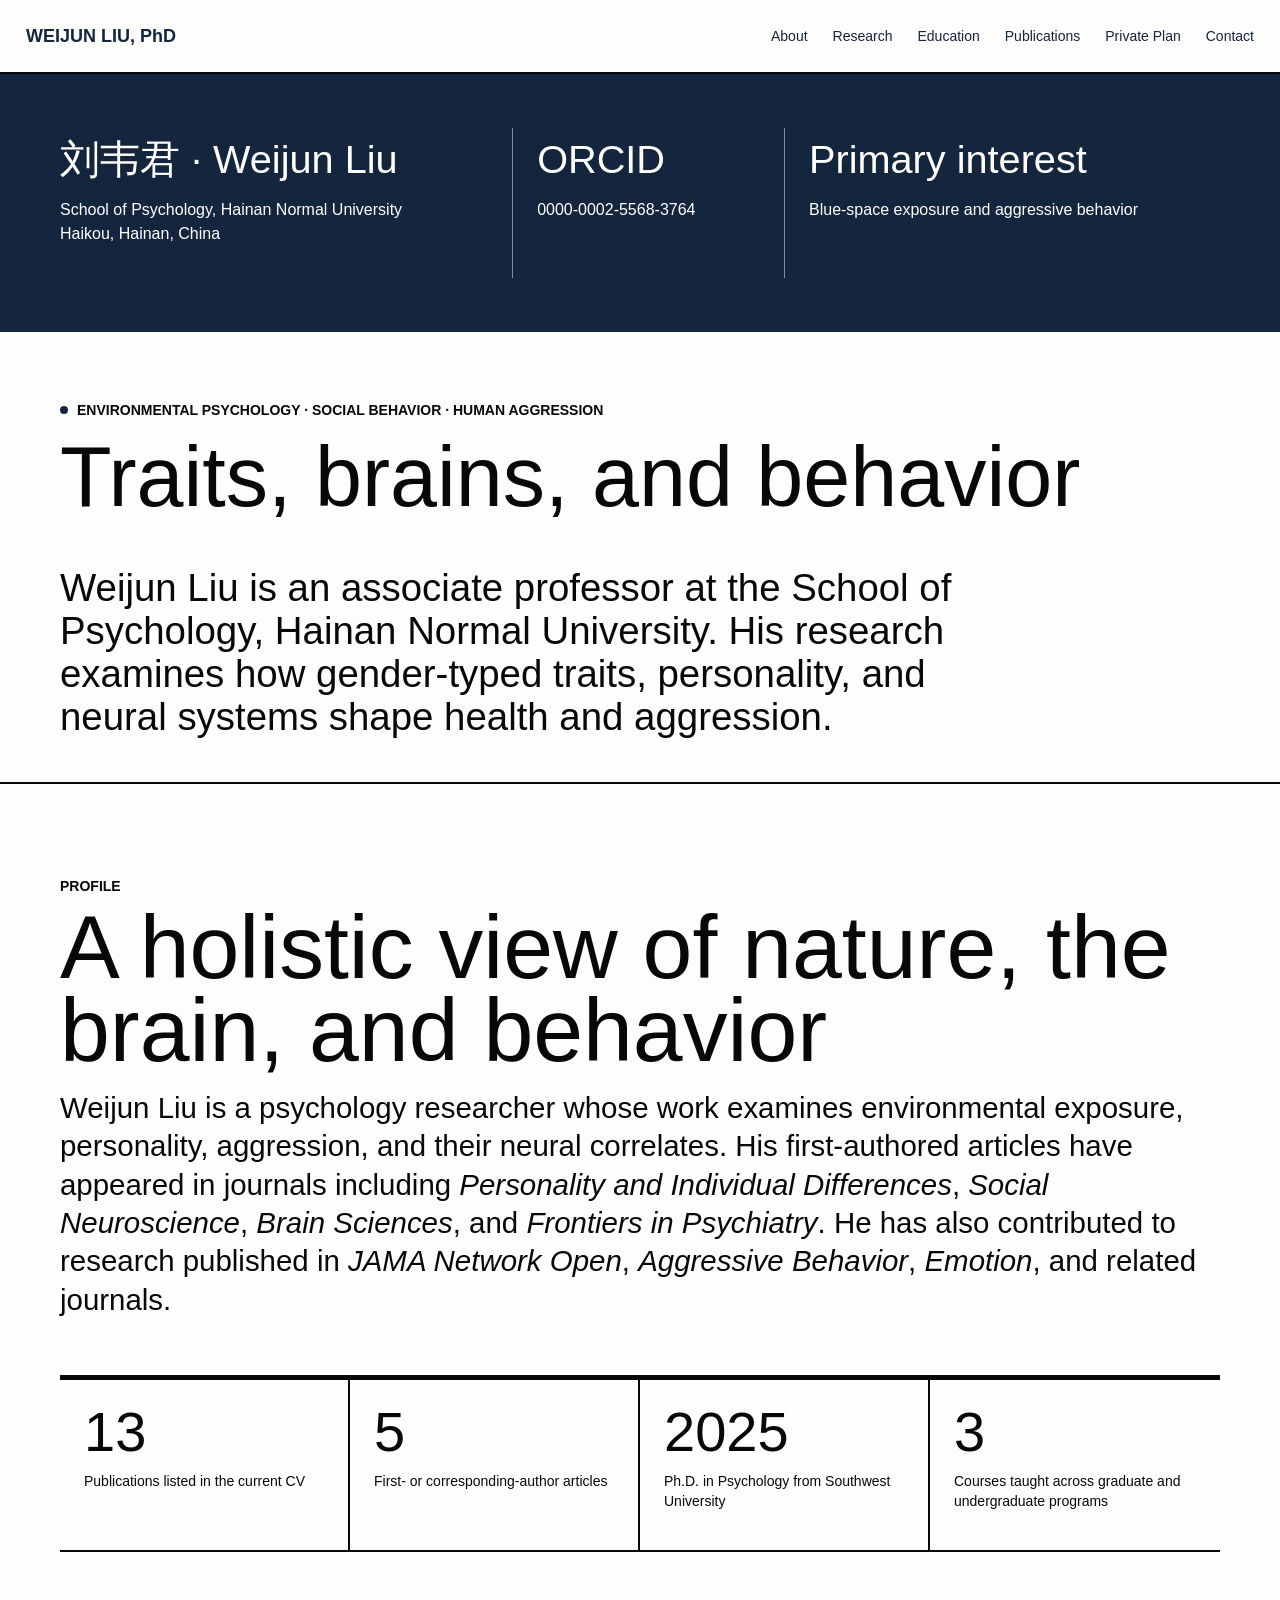
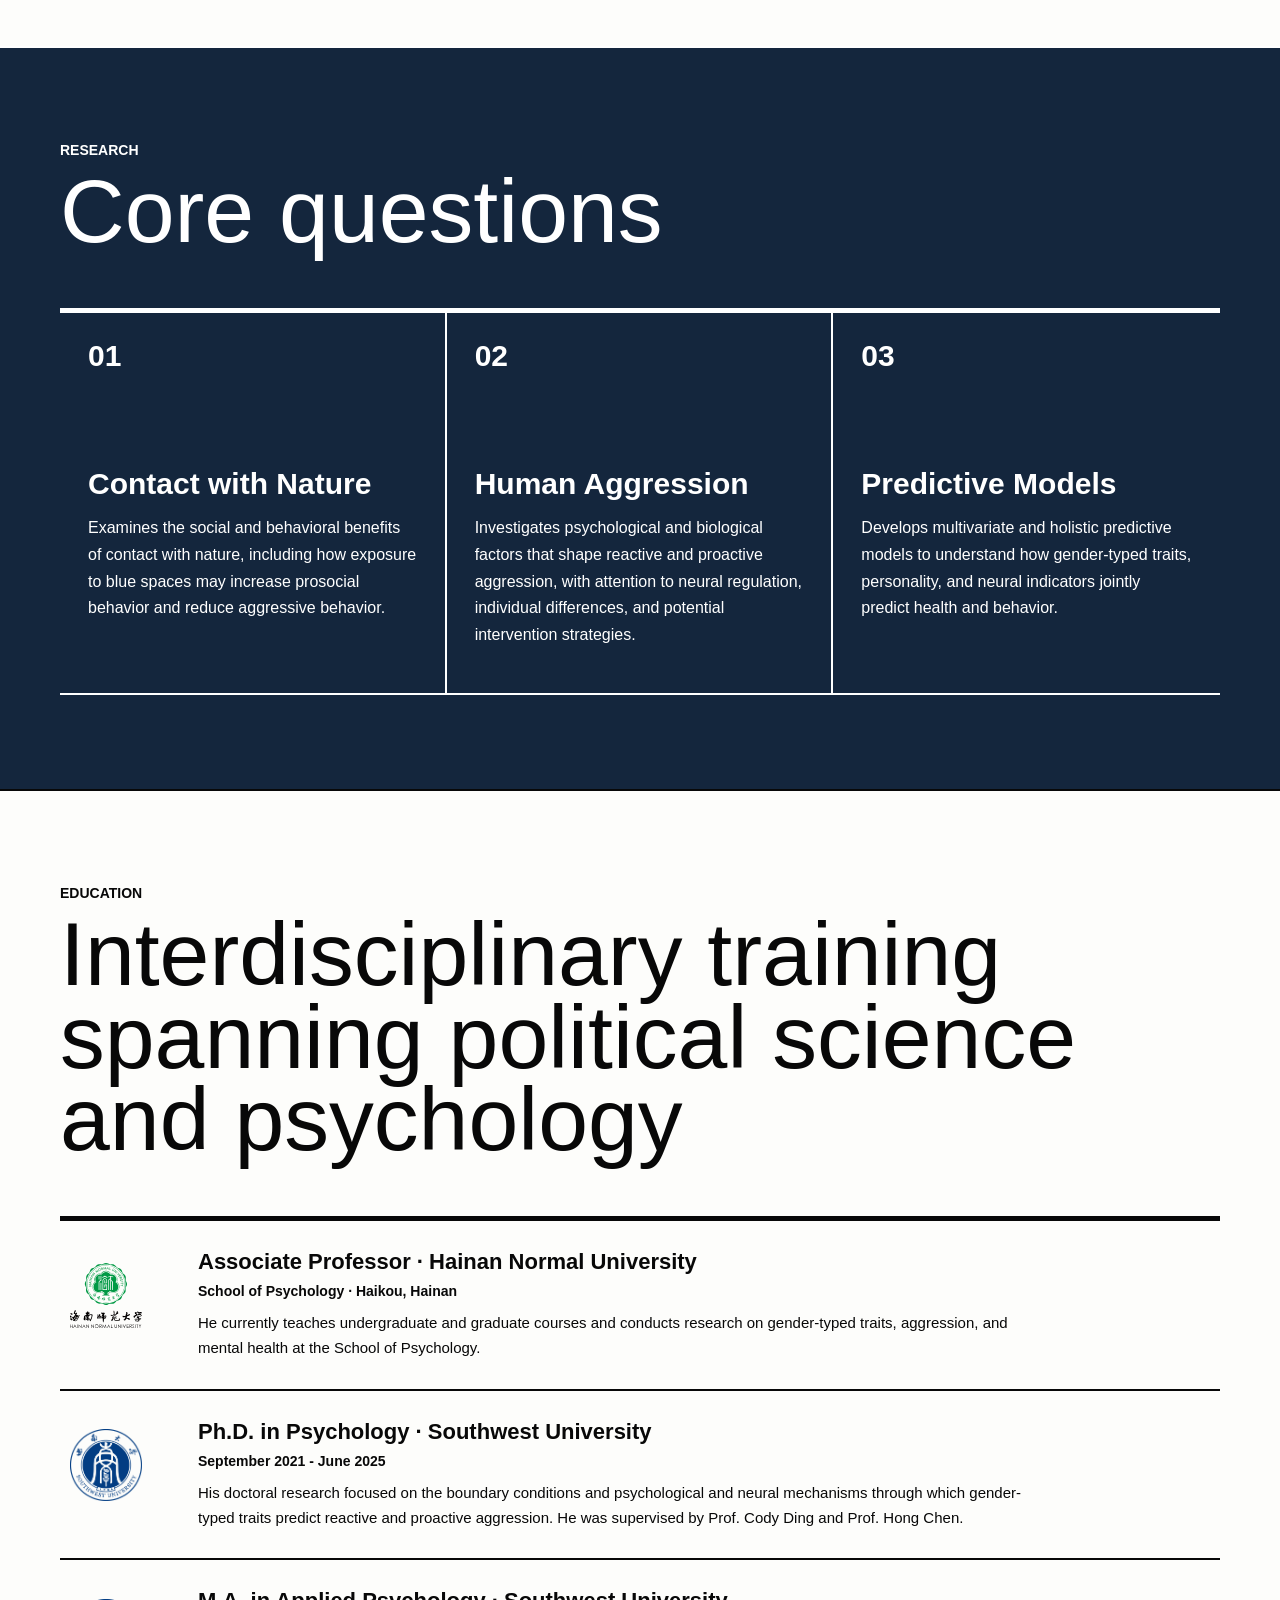
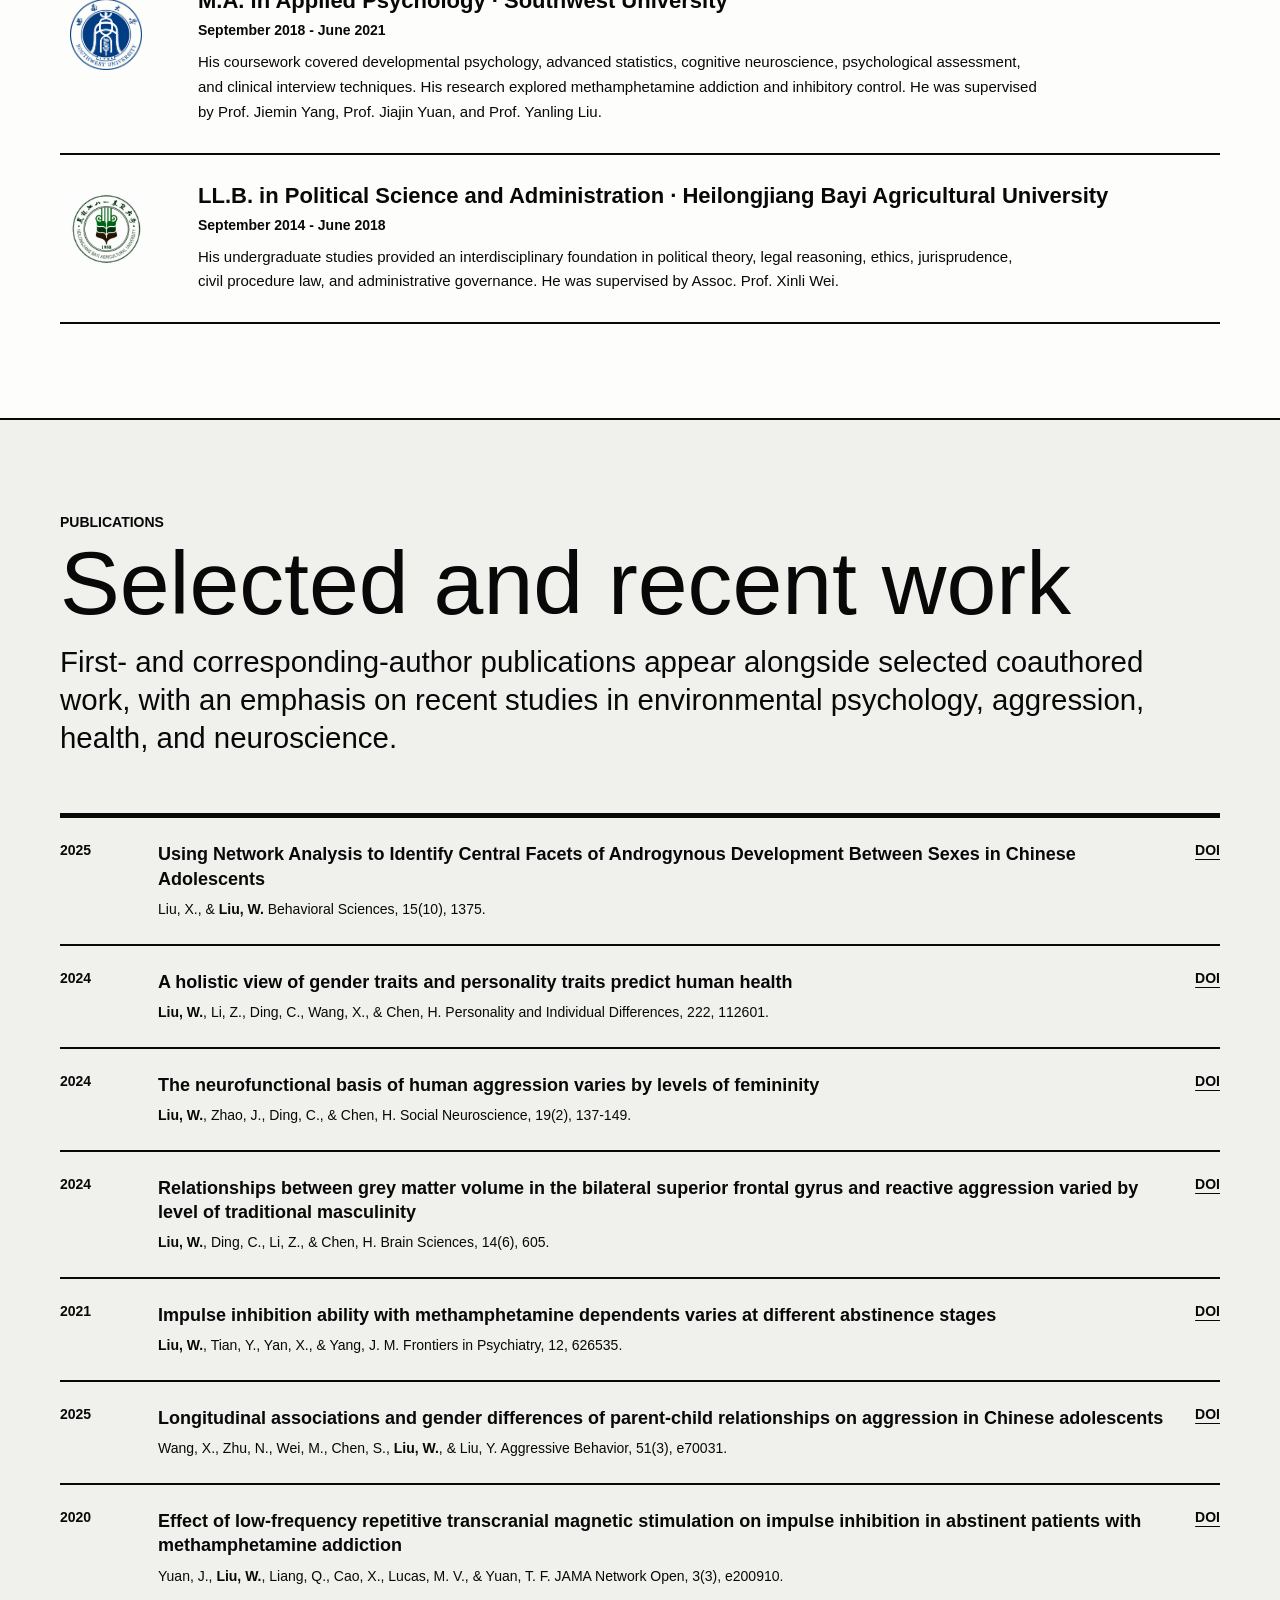
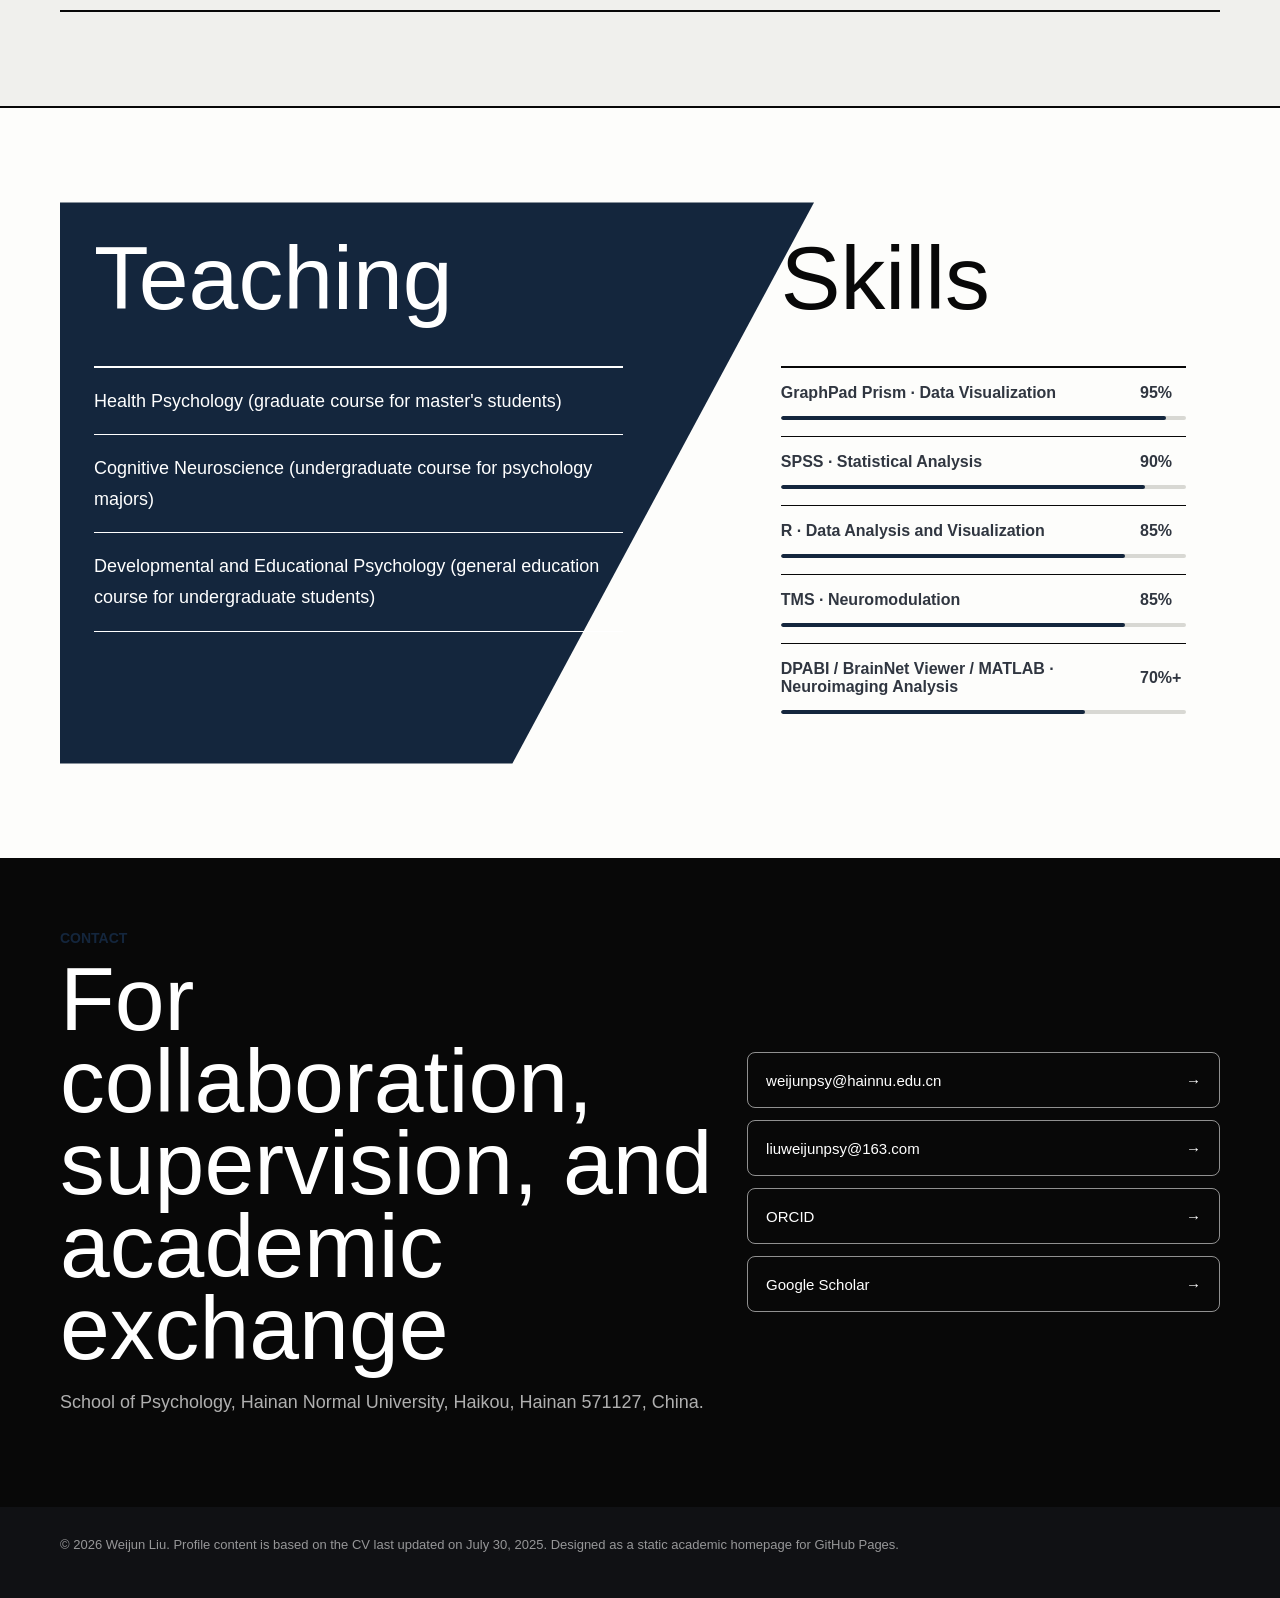
<file: index.html>
<!doctype html>
<html lang="en">
<head>
  <meta charset="utf-8">
  <meta name="viewport" content="width=device-width, initial-scale=1">
  <title>Weijun Liu | Psychology</title>
  <meta name="description" content="Weijun Liu, Ph.D., is an associate professor at the School of Psychology, Hainan Normal University. His research focuses on gender-typed traits, human aggression, and computational psychology.">
  <style>
    :root {
      color-scheme: light;
      --ink: #111114;
      --muted: #656b75;
      --quiet: #8b929d;
      --paper: #ffffff;
      --mist: #f5f7fa;
      --line: rgba(18, 24, 33, .11);
      --blue: #0068d6;
      --navy: #0b3d76;
      --green: #23745b;
      --plum: #8d4d73;
      --gold: #a06f1f;
      --shadow: 0 24px 70px rgba(18, 24, 33, .12);
      --radius: 8px;
    }

    * { box-sizing: border-box; }

    html {
      scroll-behavior: smooth;
      background: #fff;
    }

    body {
      margin: 0;
      font-family: -apple-system, BlinkMacSystemFont, "SF Pro Display", "SF Pro Text", "Helvetica Neue", Arial, "PingFang SC", "Microsoft YaHei", sans-serif;
      color: var(--ink);
      letter-spacing: 0;
      background:
        radial-gradient(circle at 80% 4%, rgba(0, 104, 214, .08), transparent 28%),
        linear-gradient(180deg, #fff 0%, #f7f8fb 42%, #fff 100%);
    }

    a { color: inherit; text-decoration: none; }

    .nav {
      position: sticky;
      top: 0;
      z-index: 20;
      min-height: 54px;
      padding: 0 26px;
      display: flex;
      align-items: center;
      justify-content: space-between;
      border-bottom: 1px solid rgba(255, 255, 255, .72);
      background: rgba(255, 255, 255, .78);
      backdrop-filter: saturate(180%) blur(18px);
    }

    .brand {
      display: flex;
      align-items: center;
      gap: 10px;
      font-size: 14px;
      font-weight: 700;
      color: #222630;
    }

    .brand-mark {
      width: 30px;
      height: 30px;
      display: grid;
      place-items: center;
      border-radius: 50%;
      color: #fff;
      background: linear-gradient(145deg, var(--navy), var(--blue));
      box-shadow: 0 8px 20px rgba(0, 104, 214, .18);
      font-size: 12px;
    }

    .nav-links {
      display: flex;
      gap: 22px;
      color: #343944;
      font-size: 13px;
      font-weight: 520;
    }

    .nav-links a:hover { color: var(--blue); }

    .wrap {
      width: min(1160px, calc(100% - 44px));
      margin: 0 auto;
    }

    .hero {
      position: relative;
      min-height: calc(100svh - 54px);
      display: grid;
      align-items: center;
      overflow: hidden;
      border-bottom: 1px solid var(--line);
    }

    #mindscape {
      position: absolute;
      inset: 0;
      width: 100%;
      height: 100%;
    }

    .hero::after {
      content: "";
      position: absolute;
      inset: 0;
      background:
        linear-gradient(90deg, rgba(255,255,255,.97) 0%, rgba(255,255,255,.9) 48%, rgba(255,255,255,.5) 100%),
        linear-gradient(180deg, rgba(255,255,255,.05) 72%, rgba(247,248,251,1) 100%);
      pointer-events: none;
    }

    .hero-grid {
      position: relative;
      z-index: 2;
      display: grid;
      grid-template-columns: minmax(0, 1.08fr) minmax(280px, .55fr);
      gap: 56px;
      align-items: center;
      padding: 74px 0 88px;
    }

    .eyebrow {
      display: inline-flex;
      align-items: center;
      gap: 9px;
      margin-bottom: 22px;
      color: #4d535f;
      font-size: 15px;
      font-weight: 620;
    }

    .dot {
      width: 8px;
      height: 8px;
      border-radius: 50%;
      background: var(--green);
      box-shadow: 0 0 0 6px rgba(35, 116, 91, .12);
    }

    h1 {
      max-width: 830px;
      margin: 0;
      font-size: clamp(54px, 7.8vw, 112px);
      line-height: .94;
      font-weight: 760;
      letter-spacing: 0;
    }

    .hero-copy {
      max-width: 760px;
      margin: 28px 0 0;
      color: #4f5661;
      font-size: clamp(19px, 2.15vw, 29px);
      line-height: 1.38;
      font-weight: 430;
    }

    .hero-actions {
      display: flex;
      flex-wrap: wrap;
      gap: 12px;
      margin-top: 36px;
    }

    .button {
      display: inline-flex;
      align-items: center;
      justify-content: center;
      min-height: 43px;
      padding: 0 18px;
      border-radius: 999px;
      border: 1px solid transparent;
      font-size: 15px;
      font-weight: 650;
    }

    .primary {
      color: #fff;
      background: var(--blue);
      box-shadow: 0 12px 28px rgba(0, 104, 214, .22);
    }

    .secondary {
      color: #242a33;
      border-color: var(--line);
      background: rgba(255, 255, 255, .78);
    }

    .identity {
      border: 1px solid rgba(255,255,255,.82);
      border-radius: var(--radius);
      background: rgba(255,255,255,.76);
      box-shadow: var(--shadow);
      overflow: hidden;
    }

    .identity-top {
      min-height: 260px;
      display: grid;
      place-items: center;
      background:
        linear-gradient(145deg, rgba(255,255,255,.78), rgba(240,246,255,.86)),
        radial-gradient(circle at center, rgba(0, 104, 214, .12), transparent 62%);
    }

    .identity-top img {
      width: min(168px, 48vw);
      height: auto;
      filter: drop-shadow(0 18px 28px rgba(11, 61, 118, .16));
    }

    .identity-body {
      padding: 24px;
      border-top: 1px solid var(--line);
    }

    .identity-body strong {
      display: block;
      font-size: 22px;
      letter-spacing: 0;
    }

    .identity-body span {
      display: block;
      margin-top: 8px;
      color: var(--muted);
      font-size: 15px;
      line-height: 1.5;
    }

    .meta-list {
      display: grid;
      gap: 10px;
      margin-top: 20px;
      color: #373d47;
      font-size: 14px;
      line-height: 1.4;
    }

    section { padding: 56px 0; }

    .section-head {
      max-width: 820px;
      margin-bottom: 26px;
    }

    .kicker {
      margin-bottom: 12px;
      color: var(--blue);
      font-size: 13px;
      font-weight: 760;
      letter-spacing: 0;
      text-transform: uppercase;
    }

    h2 {
      margin: 0;
      font-size: clamp(34px, 4.2vw, 62px);
      line-height: 1.04;
      font-weight: 750;
      letter-spacing: 0;
    }

    .lead {
      margin: 18px 0 0;
      color: var(--muted);
      font-size: 19px;
      line-height: 1.67;
    }

    .stats {
      display: grid;
      grid-template-columns: repeat(4, minmax(0, 1fr));
      gap: 14px;
      margin-top: 38px;
    }

    .stat {
      min-height: 142px;
      padding: 24px;
      border: 1px solid var(--line);
      border-radius: var(--radius);
      background: rgba(255,255,255,.76);
      box-shadow: 0 14px 34px rgba(18, 24, 33, .06);
    }

    .stat strong {
      display: block;
      font-size: 42px;
      line-height: 1;
      letter-spacing: 0;
    }

    .stat span {
      display: block;
      margin-top: 11px;
      color: var(--muted);
      font-size: 14px;
      line-height: 1.45;
    }

    .research-grid {
      display: grid;
      grid-template-columns: repeat(3, minmax(0, 1fr));
      gap: 16px;
    }

    .topic {
      min-height: 330px;
      padding: 28px;
      border: 1px solid var(--line);
      border-radius: var(--radius);
      background: #fff;
      box-shadow: 0 16px 42px rgba(18, 24, 33, .07);
    }

    .topic:nth-child(2) { background: linear-gradient(180deg, #fff, #f8fbfa); }
    .topic:nth-child(3) { background: linear-gradient(180deg, #fff, #fbf8fb); }

    .topic .num {
      color: var(--quiet);
      font-size: 13px;
      font-weight: 760;
    }

    .topic h3 {
      margin: 58px 0 14px;
      font-size: 25px;
      line-height: 1.12;
      letter-spacing: 0;
    }

    .topic p {
      margin: 0;
      color: var(--muted);
      font-size: 16px;
      line-height: 1.68;
    }

    .timeline {
      display: grid;
      gap: 14px;
    }

    .timeline-item {
      display: grid;
      grid-template-columns: 104px 1fr;
      gap: 22px;
      padding: 24px;
      border: 1px solid var(--line);
      border-radius: var(--radius);
      background: rgba(255,255,255,.86);
    }

    .school-logo {
      width: 72px;
      height: 72px;
      display: grid;
      place-items: center;
      border: 1px solid var(--line);
      border-radius: 50%;
      overflow: hidden;
      background: #fff;
    }

    .school-logo img {
      width: 78%;
      height: 78%;
      object-fit: contain;
    }

    .school-logo.text {
      color: #fff;
      background: linear-gradient(145deg, var(--green), #0d5d49);
      font-size: 20px;
      font-weight: 760;
    }

    .timeline-item h3 {
      margin: 0;
      font-size: 22px;
      letter-spacing: 0;
    }

    .timeline-item .period {
      margin-top: 8px;
      color: var(--blue);
      font-size: 14px;
      font-weight: 700;
    }

    .timeline-item p {
      margin: 12px 0 0;
      color: var(--muted);
      font-size: 15px;
      line-height: 1.65;
    }

    .pub-list {
      display: grid;
      gap: 12px;
    }

    .paper {
      display: grid;
      grid-template-columns: 70px minmax(0, 1fr) auto;
      gap: 22px;
      align-items: start;
      padding: 20px 22px;
      border: 1px solid var(--line);
      border-radius: var(--radius);
      background: rgba(255,255,255,.84);
    }

    .year {
      color: var(--quiet);
      font-size: 14px;
      font-weight: 760;
    }

    .paper h3 {
      margin: 0 0 8px;
      font-size: 18px;
      line-height: 1.35;
      letter-spacing: 0;
    }

    .paper p {
      margin: 0;
      color: var(--muted);
      font-size: 14px;
      line-height: 1.48;
    }

    .tag {
      white-space: nowrap;
      color: var(--blue);
      font-size: 14px;
      font-weight: 700;
    }

    .split {
      display: grid;
      grid-template-columns: 1fr 1fr;
      gap: 18px;
      align-items: start;
    }

    .panel {
      padding: 30px;
      border: 1px solid var(--line);
      border-radius: var(--radius);
      background: #fff;
      box-shadow: 0 18px 45px rgba(18, 24, 33, .08);
    }

    .panel h3 {
      margin: 0 0 16px;
      font-size: 24px;
      letter-spacing: 0;
    }

    .panel p,
    .panel li {
      color: var(--muted);
      font-size: 15px;
      line-height: 1.7;
    }

    .panel ul {
      margin: 0;
      padding-left: 18px;
    }

    .skill {
      display: grid;
      grid-template-columns: minmax(0, 1fr) 46px;
      gap: 14px;
      align-items: center;
      margin-top: 15px;
    }

    .skill:first-child { margin-top: 0; }

    .skill span {
      color: #303640;
      font-size: 14px;
      font-weight: 640;
    }

    .bar {
      grid-column: 1 / -1;
      height: 7px;
      border-radius: 999px;
      background: #edf0f4;
      overflow: hidden;
    }

    .fill {
      height: 100%;
      border-radius: inherit;
      background: linear-gradient(90deg, var(--blue), var(--green));
    }

    .contact-band {
      padding: 72px 0;
      color: #fff;
      background:
        linear-gradient(135deg, #101114, #18202b 52%, #0b3d76 130%);
    }

    .contact {
      display: grid;
      grid-template-columns: 1.16fr .84fr;
      gap: 34px;
      align-items: center;
    }

    .contact h2 { color: #fff; max-width: 720px; }

    .contact p {
      color: rgba(255,255,255,.68);
      font-size: 18px;
      line-height: 1.65;
    }

    .contact-links {
      display: grid;
      gap: 12px;
    }

    .contact-links a {
      display: flex;
      align-items: center;
      justify-content: space-between;
      min-height: 56px;
      padding: 0 18px;
      border: 1px solid rgba(255,255,255,.16);
      border-radius: var(--radius);
      background: rgba(255,255,255,.06);
      color: #fff;
      font-size: 15px;
    }

    footer {
      padding: 28px 0 42px;
      color: rgba(255,255,255,.56);
      background: #101114;
      font-size: 13px;
      line-height: 1.6;
    }

    @media (max-width: 920px) {
      .nav-links { display: none; }
      .hero-grid,
      .stats,
      .research-grid,
      .split,
      .contact {
        grid-template-columns: 1fr;
      }
      .identity { max-width: 420px; }
      .paper,
      .timeline-item {
        grid-template-columns: 1fr;
      }
      .tag { white-space: normal; }
      section { padding: 72px 0; }
    }

    @media (max-width: 560px) {
      .wrap { width: min(100% - 32px, 1160px); }
      .nav { padding: 0 16px; }
      .hero { min-height: auto; }
      .hero-grid { padding: 62px 0 72px; gap: 34px; }
      .hero::after {
        background: linear-gradient(180deg, rgba(255,255,255,.95) 0%, rgba(255,255,255,.86) 62%, rgba(247,248,251,1) 100%);
      }
      .stat { min-height: 124px; }
      .topic { min-height: auto; }
      .topic h3 { margin-top: 42px; }
      .paper { padding: 18px; }
    }

    @media (prefers-reduced-motion: reduce) {
      html { scroll-behavior: auto; }
    }
  </style>
  <link rel="stylesheet" href="editorial.css">
</head>
<body>
  <nav class="nav" aria-label="Primary navigation">
    <a class="brand" href="#top" aria-label="Back to top">
      <span class="brand-mark">WL</span>
      <span>WEIJUN LIU, PhD</span>
    </a>
    <div class="nav-links">
      <a href="#about">About</a>
      <a href="#research">Research</a>
      <a href="#education">Education</a>
      <a href="#publications">Publications</a>
      <a href="private-academic-plan.html">Private Plan</a>
      <a href="#contact">Contact</a>
    </div>
  </nav>

  <main id="top">
    <header class="hero">
      <canvas id="mindscape" aria-hidden="true"></canvas>
      <div class="wrap hero-grid">
        <div>
          <div class="hero-facts" aria-label="Profile summary">
            <div class="identity-summary"><strong>刘韦君 · Weijun Liu</strong><span>School of Psychology, Hainan Normal University<br>Haikou, Hainan, China</span></div>
            <div><strong>ORCID</strong><span>0000-0002-5568-3764</span></div>
            <div><strong>Primary interest</strong><span>Blue-space exposure and aggressive behavior</span></div>
          </div>
          <div class="eyebrow"><span class="dot"></span>Environmental Psychology · Social Behavior · Human Aggression</div>
          <h1>Traits, brains, and behavior</h1>
          <p class="hero-copy">Weijun Liu is an associate professor at the School of Psychology, Hainan Normal University. His research examines how gender-typed traits, personality, and neural systems shape health and aggression.</p>
        </div>
      </div>
    </header>

    <section id="about">
      <div class="wrap">
        <div class="section-head">
          <div class="kicker">Profile</div>
          <h2>A holistic view of nature, the brain, and behavior</h2>
          <p class="lead">Weijun Liu is a psychology researcher whose work examines environmental exposure, personality, aggression, and their neural correlates. His first-authored articles have appeared in journals including <em>Personality and Individual Differences</em>, <em>Social Neuroscience</em>, <em>Brain Sciences</em>, and <em>Frontiers in Psychiatry</em>. He has also contributed to research published in <em>JAMA Network Open</em>, <em>Aggressive Behavior</em>, <em>Emotion</em>, and related journals.</p>
        </div>
        <div class="stats" aria-label="Academic highlights">
          <div class="stat">
            <strong>13</strong>
            <span>Publications listed in the current CV</span>
          </div>
          <div class="stat">
            <strong>5</strong>
            <span>First- or corresponding-author articles</span>
          </div>
          <div class="stat">
            <strong>2025</strong>
            <span>Ph.D. in Psychology from Southwest University</span>
          </div>
          <div class="stat">
            <strong>3</strong>
            <span>Courses taught across graduate and undergraduate programs</span>
          </div>
        </div>
      </div>
    </section>

    <section id="research">
      <div class="wrap">
        <div class="section-head">
          <div class="kicker">Research</div>
          <h2>Core questions</h2>
        </div>
        <div class="research-grid">
          <article class="topic">
            <div class="num">01</div>
            <h3>Contact with Nature</h3>
            <p>Examines the social and behavioral benefits of contact with nature, including how exposure to blue spaces may increase prosocial behavior and reduce aggressive behavior.</p>
          </article>
          <article class="topic">
            <div class="num">02</div>
            <h3>Human Aggression</h3>
            <p>Investigates psychological and biological factors that shape reactive and proactive aggression, with attention to neural regulation, individual differences, and potential intervention strategies.</p>
          </article>
          <article class="topic">
            <div class="num">03</div>
            <h3>Predictive Models</h3>
            <p>Develops multivariate and holistic predictive models to understand how gender-typed traits, personality, and neural indicators jointly predict health and behavior.</p>
          </article>
        </div>
      </div>
    </section>

    <section id="education">
      <div class="wrap">
        <div class="section-head">
          <div class="kicker">Education</div>
          <h2>Interdisciplinary training spanning political science and psychology</h2>
        </div>
        <div class="timeline">
          <article class="timeline-item">
            <div class="school-logo"><img src="hnsf.svg" alt="Hainan Normal University"></div>
            <div>
              <h3>Associate Professor · Hainan Normal University</h3>
              <div class="period">School of Psychology · Haikou, Hainan</div>
              <p>He currently teaches undergraduate and graduate courses and conducts research on gender-typed traits, aggression, and mental health at the School of Psychology.</p>
            </div>
          </article>
          <article class="timeline-item">
            <div class="school-logo"><img src="southwest-university.png" alt="Southwest University"></div>
            <div>
              <h3>Ph.D. in Psychology · Southwest University</h3>
              <div class="period">September 2021 - June 2025</div>
              <p>His doctoral research focused on the boundary conditions and psychological and neural mechanisms through which gender-typed traits predict reactive and proactive aggression. He was supervised by Prof. Cody Ding and Prof. Hong Chen.</p>
            </div>
          </article>
          <article class="timeline-item">
            <div class="school-logo"><img src="southwest-university.png" alt="Southwest University"></div>
            <div>
              <h3>M.A. in Applied Psychology · Southwest University</h3>
              <div class="period">September 2018 - June 2021</div>
              <p>His coursework covered developmental psychology, advanced statistics, cognitive neuroscience, psychological assessment, and clinical interview techniques. His research explored methamphetamine addiction and inhibitory control. He was supervised by Prof. Jiemin Yang, Prof. Jiajin Yuan, and Prof. Yanling Liu.</p>
            </div>
          </article>
          <article class="timeline-item">
            <div class="school-logo"><img src="hbu-logo.png" alt="Heilongjiang Bayi Agricultural University"></div>
            <div>
              <h3>LL.B. in Political Science and Administration · Heilongjiang Bayi Agricultural University</h3>
              <div class="period">September 2014 - June 2018</div>
              <p>His undergraduate studies provided an interdisciplinary foundation in political theory, legal reasoning, ethics, jurisprudence, civil procedure law, and administrative governance. He was supervised by Assoc. Prof. Xinli Wei.</p>
            </div>
          </article>
        </div>
      </div>
    </section>

    <section id="publications">
      <div class="wrap">
        <div class="section-head">
          <div class="kicker">Publications</div>
          <h2>Selected and recent work</h2>
          <p class="lead">First- and corresponding-author publications appear alongside selected coauthored work, with an emphasis on recent studies in environmental psychology, aggression, health, and neuroscience.</p>
        </div>
        <div class="pub-list">
          <article class="paper">
            <div class="year">2025</div>
            <div>
              <h3>Using Network Analysis to Identify Central Facets of Androgynous Development Between Sexes in Chinese Adolescents</h3>
              <p>Liu, X., & <strong>Liu, W.</strong> Behavioral Sciences, 15(10), 1375.</p>
            </div>
            <a class="tag" href="https://doi.org/10.3390/bs15101375" target="_blank" rel="noreferrer">DOI</a>
          </article>
          <article class="paper">
            <div class="year">2024</div>
            <div>
              <h3>A holistic view of gender traits and personality traits predict human health</h3>
              <p><strong>Liu, W.</strong>, Li, Z., Ding, C., Wang, X., & Chen, H. Personality and Individual Differences, 222, 112601.</p>
            </div>
            <a class="tag" href="https://doi.org/10.1016/j.paid.2024.112601" target="_blank" rel="noreferrer">DOI</a>
          </article>
          <article class="paper">
            <div class="year">2024</div>
            <div>
              <h3>The neurofunctional basis of human aggression varies by levels of femininity</h3>
              <p><strong>Liu, W.</strong>, Zhao, J., Ding, C., & Chen, H. Social Neuroscience, 19(2), 137-149.</p>
            </div>
            <a class="tag" href="https://doi.org/10.1080/17470919.2024.2382768" target="_blank" rel="noreferrer">DOI</a>
          </article>
          <article class="paper">
            <div class="year">2024</div>
            <div>
              <h3>Relationships between grey matter volume in the bilateral superior frontal gyrus and reactive aggression varied by level of traditional masculinity</h3>
              <p><strong>Liu, W.</strong>, Ding, C., Li, Z., & Chen, H. Brain Sciences, 14(6), 605.</p>
            </div>
            <a class="tag" href="https://doi.org/10.3390/brainsci14060605" target="_blank" rel="noreferrer">DOI</a>
          </article>
          <article class="paper">
            <div class="year">2021</div>
            <div>
              <h3>Impulse inhibition ability with methamphetamine dependents varies at different abstinence stages</h3>
              <p><strong>Liu, W.</strong>, Tian, Y., Yan, X., & Yang, J. M. Frontiers in Psychiatry, 12, 626535.</p>
            </div>
            <a class="tag" href="https://doi.org/10.3389/fpsyt.2021.626535" target="_blank" rel="noreferrer">DOI</a>
          </article>
          <article class="paper">
            <div class="year">2025</div>
            <div>
              <h3>Longitudinal associations and gender differences of parent-child relationships on aggression in Chinese adolescents</h3>
              <p>Wang, X., Zhu, N., Wei, M., Chen, S., <strong>Liu, W.</strong>, & Liu, Y. Aggressive Behavior, 51(3), e70031.</p>
            </div>
            <a class="tag" href="https://doi.org/10.1002/ab.70031" target="_blank" rel="noreferrer">DOI</a>
          </article>
          <article class="paper">
            <div class="year">2020</div>
            <div>
              <h3>Effect of low-frequency repetitive transcranial magnetic stimulation on impulse inhibition in abstinent patients with methamphetamine addiction</h3>
              <p>Yuan, J., <strong>Liu, W.</strong>, Liang, Q., Cao, X., Lucas, M. V., & Yuan, T. F. JAMA Network Open, 3(3), e200910.</p>
            </div>
            <a class="tag" href="https://doi.org/10.1001/jamanetworkopen.2020.0910" target="_blank" rel="noreferrer">DOI</a>
          </article>
        </div>
      </div>
    </section>

    <section class="teaching-skills">
      <div class="wrap split">
        <div class="panel">
          <h3>Teaching</h3>
          <ul>
            <li>Health Psychology (graduate course for master's students)</li>
            <li>Cognitive Neuroscience (undergraduate course for psychology majors)</li>
            <li>Developmental and Educational Psychology (general education course for undergraduate students)</li>
          </ul>
        </div>
        <div class="panel">
          <h3>Skills</h3>
          <div class="skill"><span>GraphPad Prism · Data Visualization</span><span>95%</span><div class="bar"><div class="fill" style="width:95%"></div></div></div>
          <div class="skill"><span>SPSS · Statistical Analysis</span><span>90%</span><div class="bar"><div class="fill" style="width:90%"></div></div></div>
          <div class="skill"><span>R · Data Analysis and Visualization</span><span>85%</span><div class="bar"><div class="fill" style="width:85%"></div></div></div>
          <div class="skill"><span>TMS · Neuromodulation</span><span>85%</span><div class="bar"><div class="fill" style="width:85%"></div></div></div>
          <div class="skill"><span>DPABI / BrainNet Viewer / MATLAB · Neuroimaging Analysis</span><span>70%+</span><div class="bar"><div class="fill" style="width:75%"></div></div></div>
        </div>
      </div>
    </section>

    <section id="contact" class="contact-band">
      <div class="wrap contact">
        <div>
          <div class="kicker">Contact</div>
          <h2>For collaboration, supervision, and academic exchange</h2>
          <p>School of Psychology, Hainan Normal University, Haikou, Hainan 571127, China.</p>
        </div>
        <div class="contact-links">
          <a href="mailto:weijunpsy@hainnu.edu.cn"><span>weijunpsy@hainnu.edu.cn</span><span>→</span></a>
          <a href="mailto:liuweijunpsy@163.com"><span>liuweijunpsy@163.com</span><span>→</span></a>
          <a href="https://orcid.org/0000-0002-5568-3764" target="_blank" rel="noreferrer"><span>ORCID</span><span>→</span></a>
          <a href="https://scholar.google.com/citations?user=8KsF8CsAAAAJ" target="_blank" rel="noreferrer"><span>Google Scholar</span><span>→</span></a>
        </div>
      </div>
    </section>
  </main>

  <footer>
    <div class="wrap">© 2026 Weijun Liu. Profile content is based on the CV last updated on July 30, 2025. Designed as a static academic homepage for GitHub Pages.</div>
  </footer>

  <script>
    const canvas = document.getElementById("mindscape");
    const ctx = canvas.getContext("2d");
    const prefersReduced = window.matchMedia("(prefers-reduced-motion: reduce)").matches;
    let width = 0;
    let height = 0;
    let nodes = [];
    let frame = 0;

    function resize() {
      const dpr = Math.min(window.devicePixelRatio || 1, 2);
      width = canvas.clientWidth;
      height = canvas.clientHeight;
      canvas.width = Math.floor(width * dpr);
      canvas.height = Math.floor(height * dpr);
      ctx.setTransform(dpr, 0, 0, dpr, 0, 0);
      createNodes();
      draw();
    }

    function createNodes() {
      const count = Math.max(48, Math.floor((width * height) / 21000));
      nodes = Array.from({ length: count }, (_, index) => ({
        x: width * (.35 + Math.random() * .72),
        y: height * (.06 + Math.random() * .88),
        vx: (Math.random() - .5) * .16,
        vy: (Math.random() - .5) * .16,
        r: 1.2 + Math.random() * 2.9,
        color: index % 3 === 0 ? "#0068d6" : index % 3 === 1 ? "#23745b" : "#8d4d73"
      }));
    }

    function draw() {
      ctx.clearRect(0, 0, width, height);
      const background = ctx.createLinearGradient(width * .32, 0, width, height);
      background.addColorStop(0, "rgba(255,255,255,.9)");
      background.addColorStop(.38, "rgba(238,246,255,.74)");
      background.addColorStop(.72, "rgba(245,250,247,.7)");
      background.addColorStop(1, "rgba(250,245,249,.76)");
      ctx.fillStyle = background;
      ctx.fillRect(0, 0, width, height);

      for (let i = 0; i < nodes.length; i += 1) {
        const a = nodes[i];
        if (!prefersReduced) {
          a.x += a.vx + Math.sin((frame + i) * .008) * .04;
          a.y += a.vy + Math.cos((frame + i) * .007) * .04;
          if (a.x < width * .3 || a.x > width * 1.05) a.vx *= -1;
          if (a.y < height * .02 || a.y > height * .98) a.vy *= -1;
        }

        for (let j = i + 1; j < nodes.length; j += 1) {
          const b = nodes[j];
          const dx = a.x - b.x;
          const dy = a.y - b.y;
          const distance = Math.sqrt(dx * dx + dy * dy);
          const max = Math.min(188, width * .155);
          if (distance < max) {
            ctx.strokeStyle = `rgba(23, 34, 52, ${(.11 * (1 - distance / max)).toFixed(3)})`;
            ctx.lineWidth = 1;
            ctx.beginPath();
            ctx.moveTo(a.x, a.y);
            ctx.lineTo(b.x, b.y);
            ctx.stroke();
          }
        }
      }

      nodes.forEach((node) => {
        ctx.beginPath();
        ctx.fillStyle = node.color;
        ctx.globalAlpha = .58;
        ctx.arc(node.x, node.y, node.r, 0, Math.PI * 2);
        ctx.fill();
        ctx.globalAlpha = 1;
      });

      frame += 1;
      if (!prefersReduced) requestAnimationFrame(draw);
    }

    if (getComputedStyle(canvas).display !== "none") {
      resize();
      window.addEventListener("resize", resize);
    }

  </script>
</body>
</html>
</file>
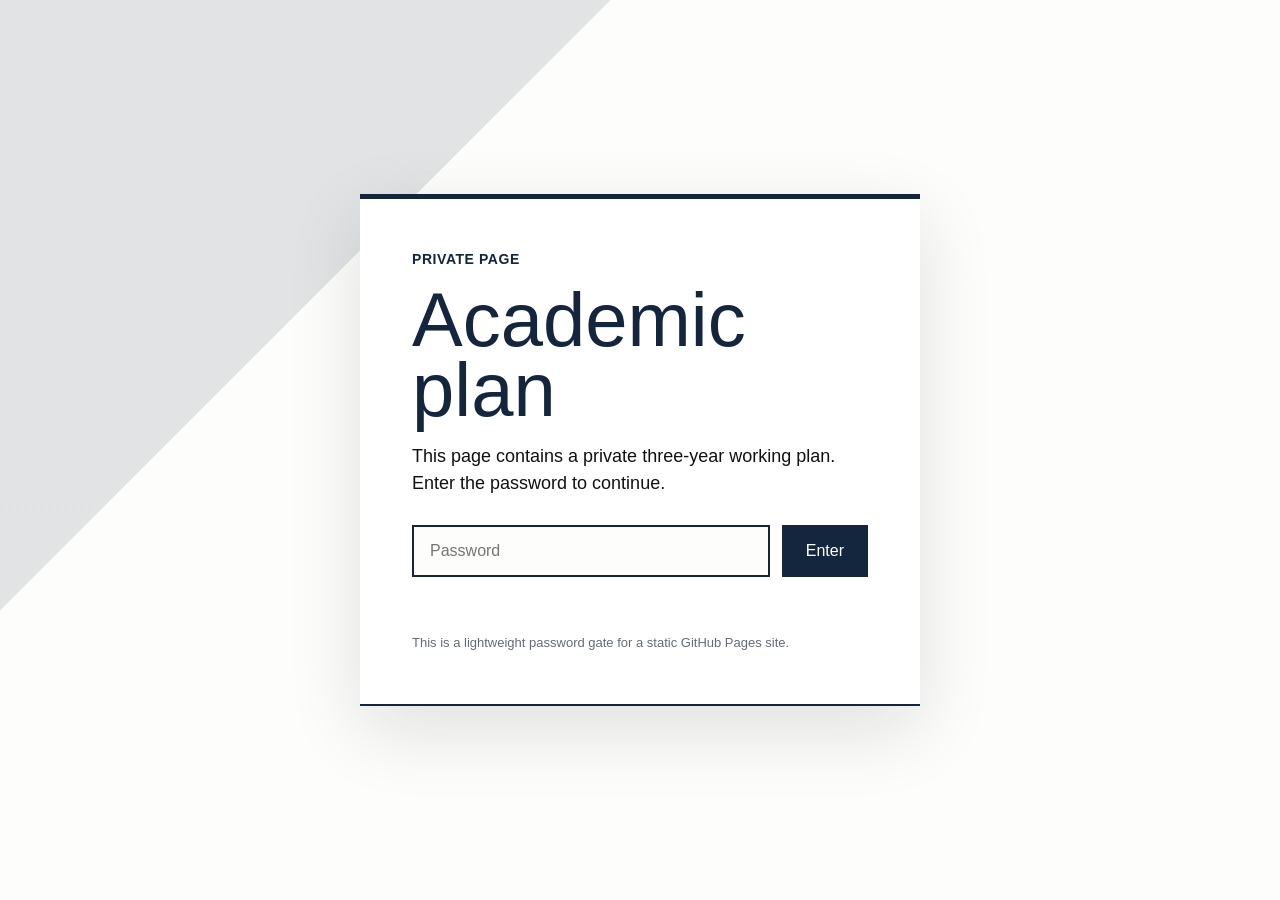
<file: private-academic-plan.html>
<!doctype html>
<html lang="en">
<head>
  <meta charset="utf-8">
  <meta name="viewport" content="width=device-width, initial-scale=1">
  <meta name="robots" content="noindex, nofollow">
  <title>Private Academic Development Plan · Weijun Liu</title>
  <style>
    :root {
      color-scheme: light;
      --ink: #111114;
      --muted: #656b75;
      --quiet: #8b929d;
      --paper: #ffffff;
      --mist: #f5f7fa;
      --line: rgba(18, 24, 33, .11);
      --blue: #0068d6;
      --navy: #0b3d76;
      --shadow: 0 24px 70px rgba(18, 24, 33, .12);
      --radius: 8px;
    }

    * { box-sizing: border-box; }

    html {
      scroll-behavior: smooth;
      background: #fff;
    }

    body {
      margin: 0;
      font-family: -apple-system, BlinkMacSystemFont, "SF Pro Display", "SF Pro Text", "Helvetica Neue", Arial, "PingFang SC", "Microsoft YaHei", sans-serif;
      color: var(--ink);
      background: #fdfdfb;
    }

    a { color: inherit; text-decoration: none; }

    .wrap {
      width: min(1160px, calc(100% - 44px));
      margin: 0 auto;
    }

    .nav {
      position: sticky;
      top: 0;
      z-index: 20;
      min-height: 54px;
      padding: 0 26px;
      display: flex;
      align-items: center;
      justify-content: space-between;
      border-bottom: 1px solid rgba(255, 255, 255, .72);
      background: rgba(255, 255, 255, .78);
      backdrop-filter: saturate(180%) blur(18px);
    }

    .brand {
      display: flex;
      align-items: center;
      gap: 10px;
      font-size: 14px;
      font-weight: 700;
      color: #222630;
    }

    body.locked .nav,
    body.locked main {
      display: none;
    }

    .password-gate {
      min-height: 100svh;
      display: grid;
      place-items: center;
      padding: 32px 22px;
      background:
        linear-gradient(135deg, rgba(20, 38, 61, .12) 0 28%, transparent 28% 100%),
        #fdfdfb;
    }

    body:not(.locked) .password-gate {
      display: none;
    }

    .gate-card {
      width: min(560px, 100%);
      padding: clamp(28px, 5vw, 52px);
      border-top: 5px solid #14263d;
      border-bottom: 2px solid #14263d;
      background: #fff;
      box-shadow: 0 24px 70px rgba(18, 24, 33, .12);
    }

    .gate-card .kicker {
      margin-bottom: 18px;
      color: #14263d;
      font-size: 14px;
      font-weight: 760;
      letter-spacing: .04em;
      text-transform: uppercase;
    }

    .gate-card h1 {
      margin: 0 0 18px;
      color: #14263d;
      font-size: clamp(44px, 7vw, 76px);
      line-height: .92;
      font-weight: 520;
    }

    .gate-card p {
      margin: 0 0 28px;
      color: #111114;
      font-size: 18px;
      line-height: 1.5;
    }

    .password-row {
      display: grid;
      grid-template-columns: minmax(0, 1fr) auto;
      gap: 12px;
    }

    .password-row input,
    .password-row button {
      min-height: 52px;
      border: 2px solid #14263d;
      font: inherit;
    }

    .password-row input {
      width: 100%;
      padding: 0 16px;
      color: #111114;
      background: #fdfdfb;
    }

    .password-row button {
      padding: 0 22px;
      color: #fff;
      background: #14263d;
      cursor: pointer;
    }

    .gate-error {
      min-height: 22px;
      margin-top: 14px;
      color: #9b1c1c;
      font-size: 14px;
    }

    .gate-hint {
      margin-top: 20px;
      color: #656b75;
      font-size: 13px;
      line-height: 1.5;
    }

    @media (max-width: 560px) {
      .password-row { grid-template-columns: 1fr; }
    }
  </style>
  <link rel="stylesheet" href="editorial.css">
</head>
<body class="locked">
  <div class="password-gate" aria-labelledby="gate-title">
    <form class="gate-card" id="password-form">
      <div class="kicker">Private Page</div>
      <h1 id="gate-title">Academic plan</h1>
      <p>This page contains a private three-year working plan. Enter the password to continue.</p>
      <div class="password-row">
        <input id="plan-password" type="password" autocomplete="current-password" placeholder="Password" aria-label="Password">
        <button type="submit">Enter</button>
      </div>
      <div class="gate-error" id="gate-error" role="status" aria-live="polite"></div>
      <div class="gate-hint">This is a lightweight password gate for a static GitHub Pages site.</div>
    </form>
  </div>

  <nav class="nav" aria-label="Private page navigation">
    <a class="brand" href="index.html" aria-label="Back to public homepage">
      <span>WEIJUN LIU, PhD</span>
    </a>
  </nav>

  <main>
    <section id="three-year-plan" class="plan-section" aria-labelledby="plan-title">
      <div class="wrap">
        <div class="section-head plan-head">
          <div>
            <div class="kicker">Private Academic Planning</div>
            <h2 id="plan-title">Academic Development Plan</h2>
          </div>
          <p class="lead">A private working plan for teaching commitment, publication pipeline, research funding, promotion preparation, and international postdoctoral development from January 2026 to December 2028.</p>
        </div>

        <div class="editable-note">Password-protected private page. Click any card to edit. Your edits are saved in this browser automatically.</div>

        <div class="plan-grid">
          <article class="plan-card teaching-load-card">
            <div class="plan-card-label">Teaching Commitment</div>
            <h3>172 hours per year</h3>
            <div class="load-years" contenteditable="true" spellcheck="false" data-editable-key="teaching-load-plan" aria-label="Editable teaching-load plan">
              <div>
                <strong>Year 1 · 172 hours</strong>
                <span>Health Psychology: 36 hours</span>
                <span>Cognitive Neuroscience: 32 × 2 = 64 hours</span>
                <span>General education course: 36 × 2 = 72 hours</span>
              </div>
              <div>
                <strong>Year 2 · 172 hours</strong>
                <span>Health Psychology: 36 hours</span>
                <span>General education course: 72 hours</span>
                <span>Cognitive Neuroscience: 32 × 2 = 64 hours</span>
              </div>
              <div>
                <strong>Year 3 · 172 hours</strong>
                <span>Health Psychology: 36 hours</span>
                <span>General education course: 72 hours</span>
                <span>Cognitive Neuroscience: 32 × 2 = 64 hours</span>
              </div>
            </div>
          </article>

          <article class="plan-card plan-card-dark">
            <div class="plan-card-label">2026.01–2028.12</div>
            <h3>Publication Pipeline</h3>
            <ul contenteditable="true" spellcheck="false" data-editable-key="academic-outputs-plan" aria-label="Editable publication plan">
              <li>Publish three articles.</li>
              <li>One Q1 article, such as <em>Journal of Environmental Psychology</em>.</li>
              <li>One Q2 article, such as <em>Aggressive Behavior</em> or <em>Personality and Individual Differences</em>.</li>
              <li>One additional article, such as <em>Communications Psychology</em>, <em>Behavioral Sciences</em>, or <em>PNAS Nexus</em>.</li>
            </ul>
          </article>

          <article class="plan-card">
            <div class="plan-card-label">Research Funding</div>
            <h3>Grant Development</h3>
            <ul contenteditable="true" spellcheck="false" data-editable-key="funding-plan" aria-label="Editable funding plan">
              <li>Secure one provincial-level research grant.</li>
              <li>Prepare and apply for a National Natural Science Foundation of China Young Scientists Fund project.</li>
            </ul>
          </article>

          <article class="plan-card">
            <div class="plan-card-label">Promotion Preparation</div>
            <h3>Associate Senior Title</h3>
            <ul contenteditable="true" spellcheck="false" data-editable-key="promotion-plan" aria-label="Editable promotion plan">
              <li>Serve as a class adviser for one year, starting no earlier than September 2026 and no later than September 2027.</li>
              <li>By September 2028, complete one full year of class-adviser service.</li>
              <li>Target portfolio: three articles, one provincial-level grant, and one year of class-adviser service.</li>
            </ul>
          </article>

          <article class="plan-card language-card">
            <div class="plan-card-label">International Development</div>
            <h3>Postdoctoral Preparation</h3>
            <ul contenteditable="true" spellcheck="false" data-editable-key="english-plan" aria-label="Editable English plan">
              <li>Develop fluent spoken English for future postdoctoral opportunities in the United States or Europe.</li>
              <li>Achieve IELTS 7.0.</li>
            </ul>
          </article>
        </div>
      </div>
    </section>
  </main>

  <script>
    const expectedPasswordHash = "cfd7101f495d752b081ab6bf534d3165ae02de3eefcb3106af1cd81f4b45a842";

    async function sha256(text) {
      const data = new TextEncoder().encode(text);
      const digest = await crypto.subtle.digest("SHA-256", data);
      return Array.from(new Uint8Array(digest), (byte) => byte.toString(16).padStart(2, "0")).join("");
    }

    function unlockPrivatePlan() {
      document.body.classList.remove("locked");
      sessionStorage.setItem("weijun-private-plan-unlocked", "true");
      initializeEditablePlan();
    }

    function initializeEditablePlan() {
      document.querySelectorAll("[data-editable-key]").forEach((block) => {
        if (block.dataset.editorReady === "true") return;
        block.dataset.editorReady = "true";
        const key = `weijun-private-plan-${block.dataset.editableKey}`;
        try {
          const saved = localStorage.getItem(key);
          if (saved) block.innerHTML = saved;
          block.addEventListener("input", () => {
            localStorage.setItem(key, block.innerHTML);
          });
        } catch (error) {
          block.dataset.saveUnavailable = "true";
        }
      });
    }

    if (sessionStorage.getItem("weijun-private-plan-unlocked") === "true") {
      unlockPrivatePlan();
    }

    document.getElementById("password-form").addEventListener("submit", async (event) => {
      event.preventDefault();
      const input = document.getElementById("plan-password");
      const error = document.getElementById("gate-error");
      const enteredHash = await sha256(input.value);
      if (enteredHash === expectedPasswordHash) {
        input.value = "";
        error.textContent = "";
        unlockPrivatePlan();
      } else {
        error.textContent = "Incorrect password. Please try again.";
        input.select();
      }
    });
  </script>
</body>
</html>
</file>
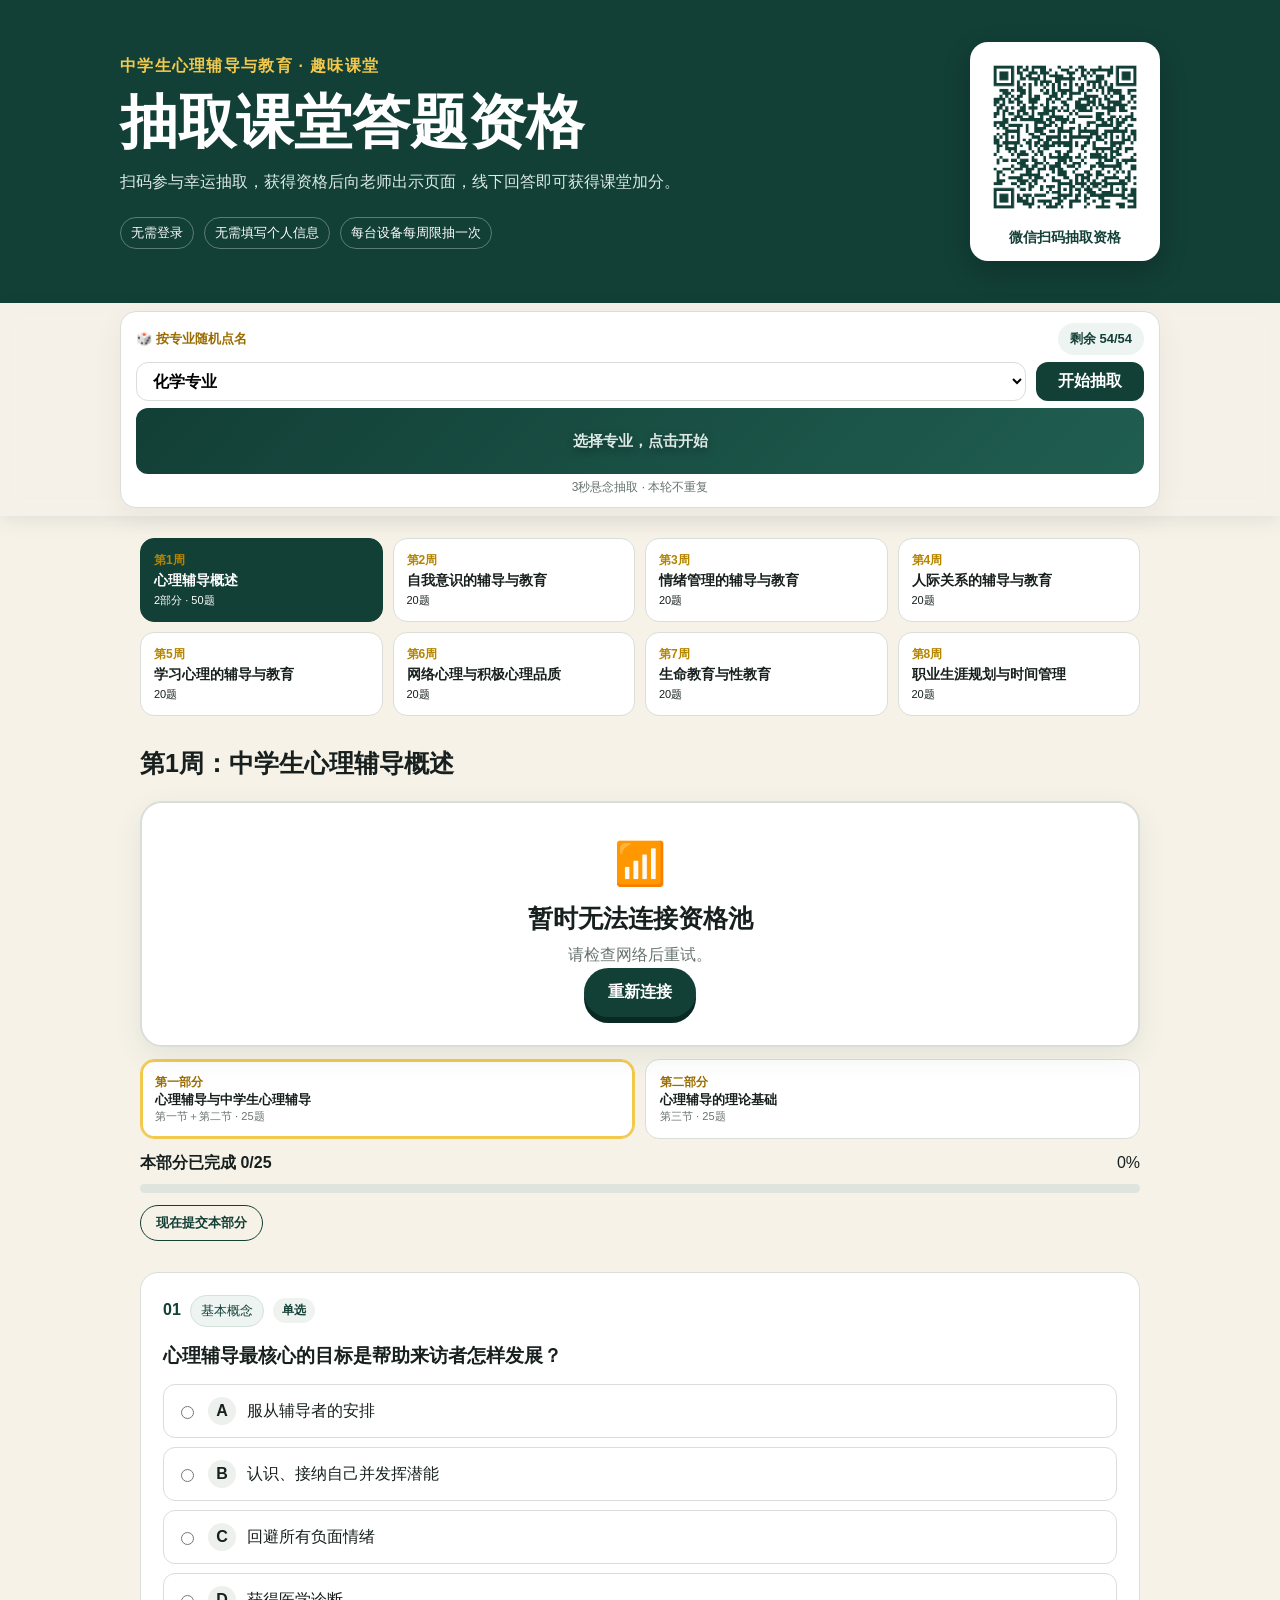
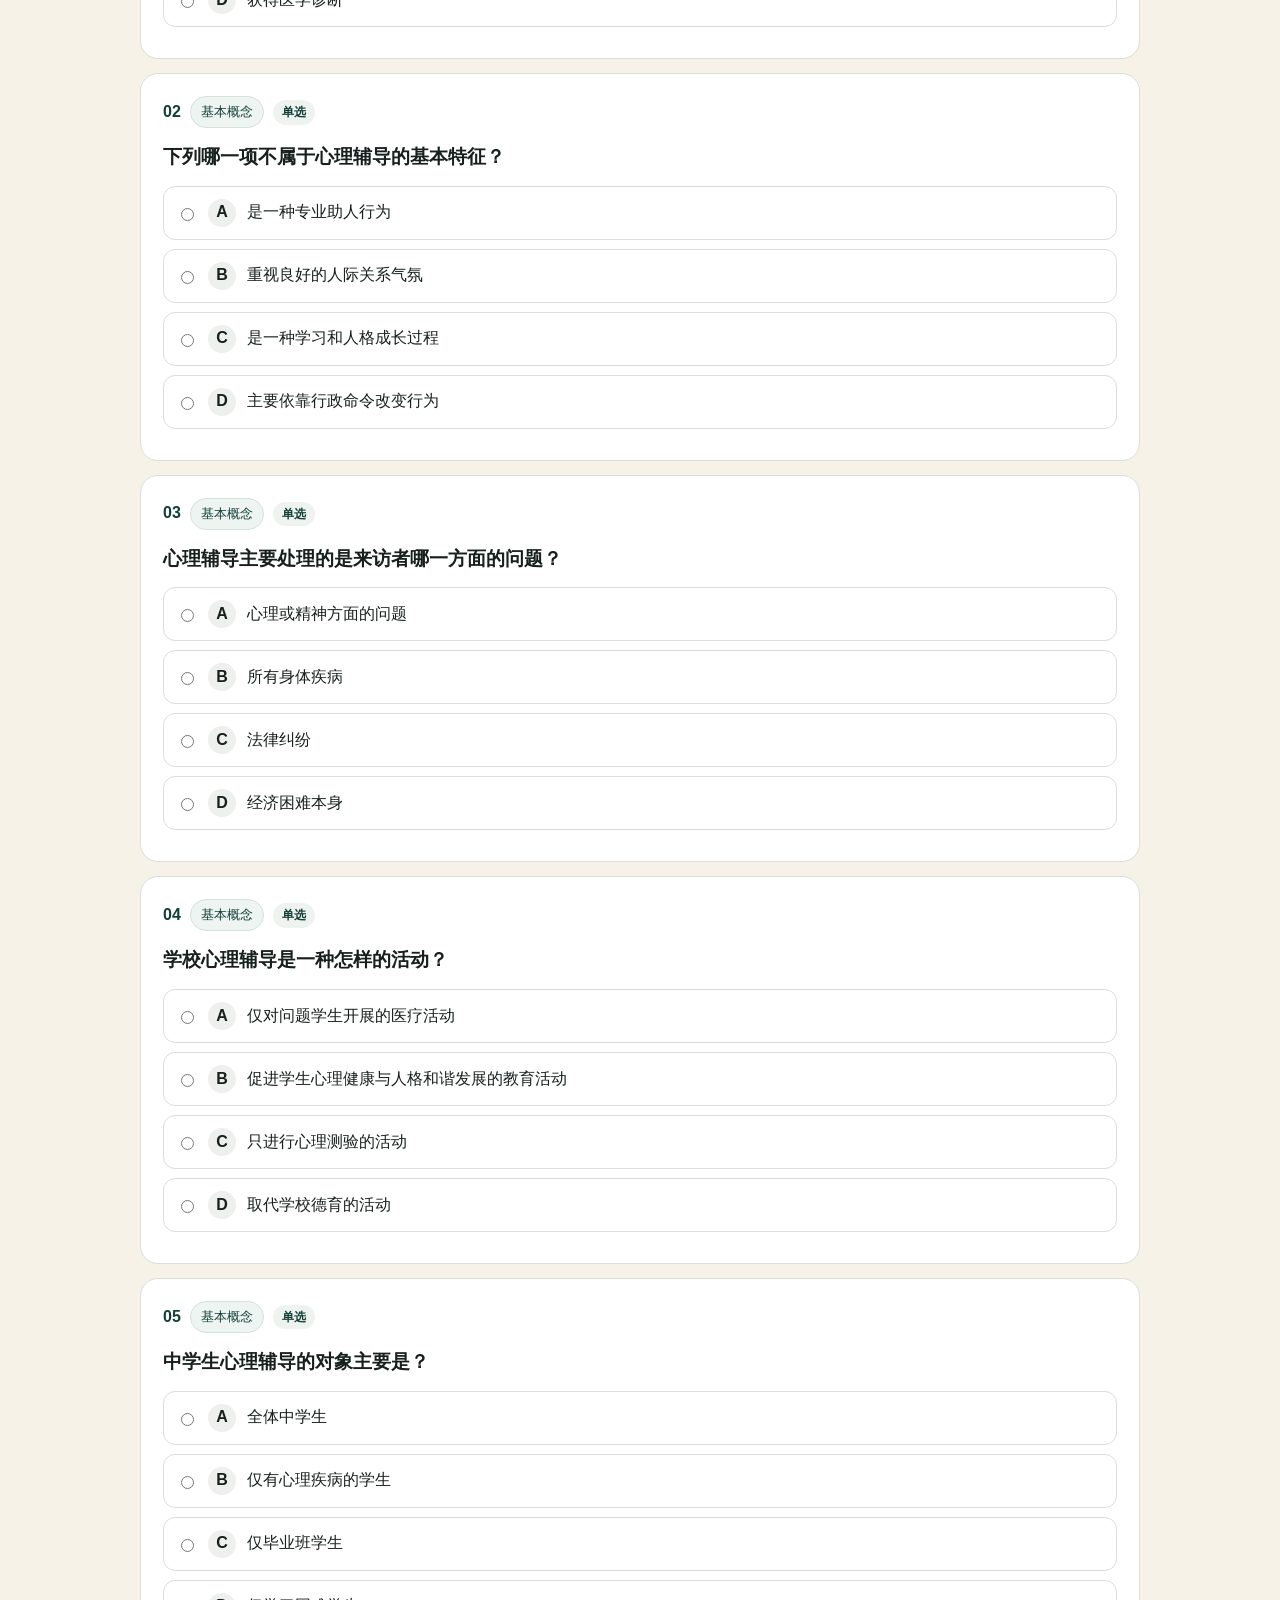
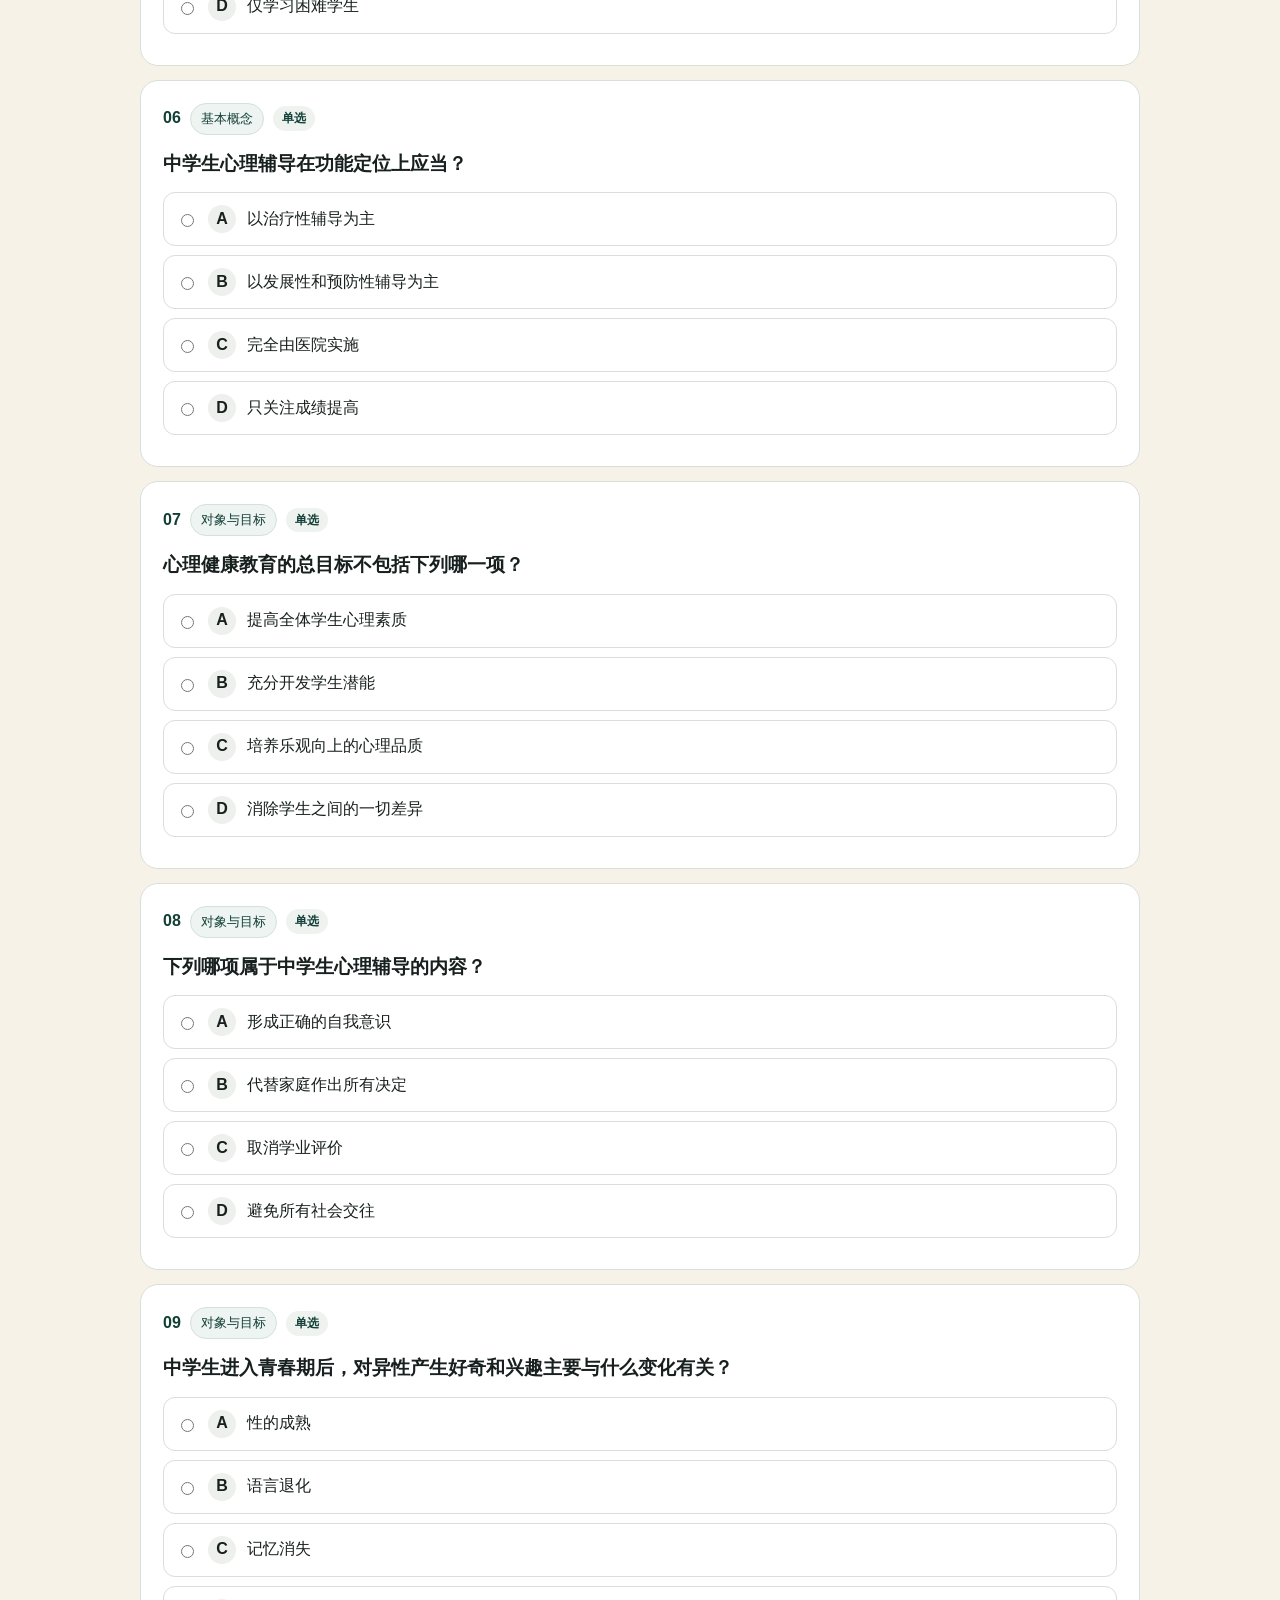
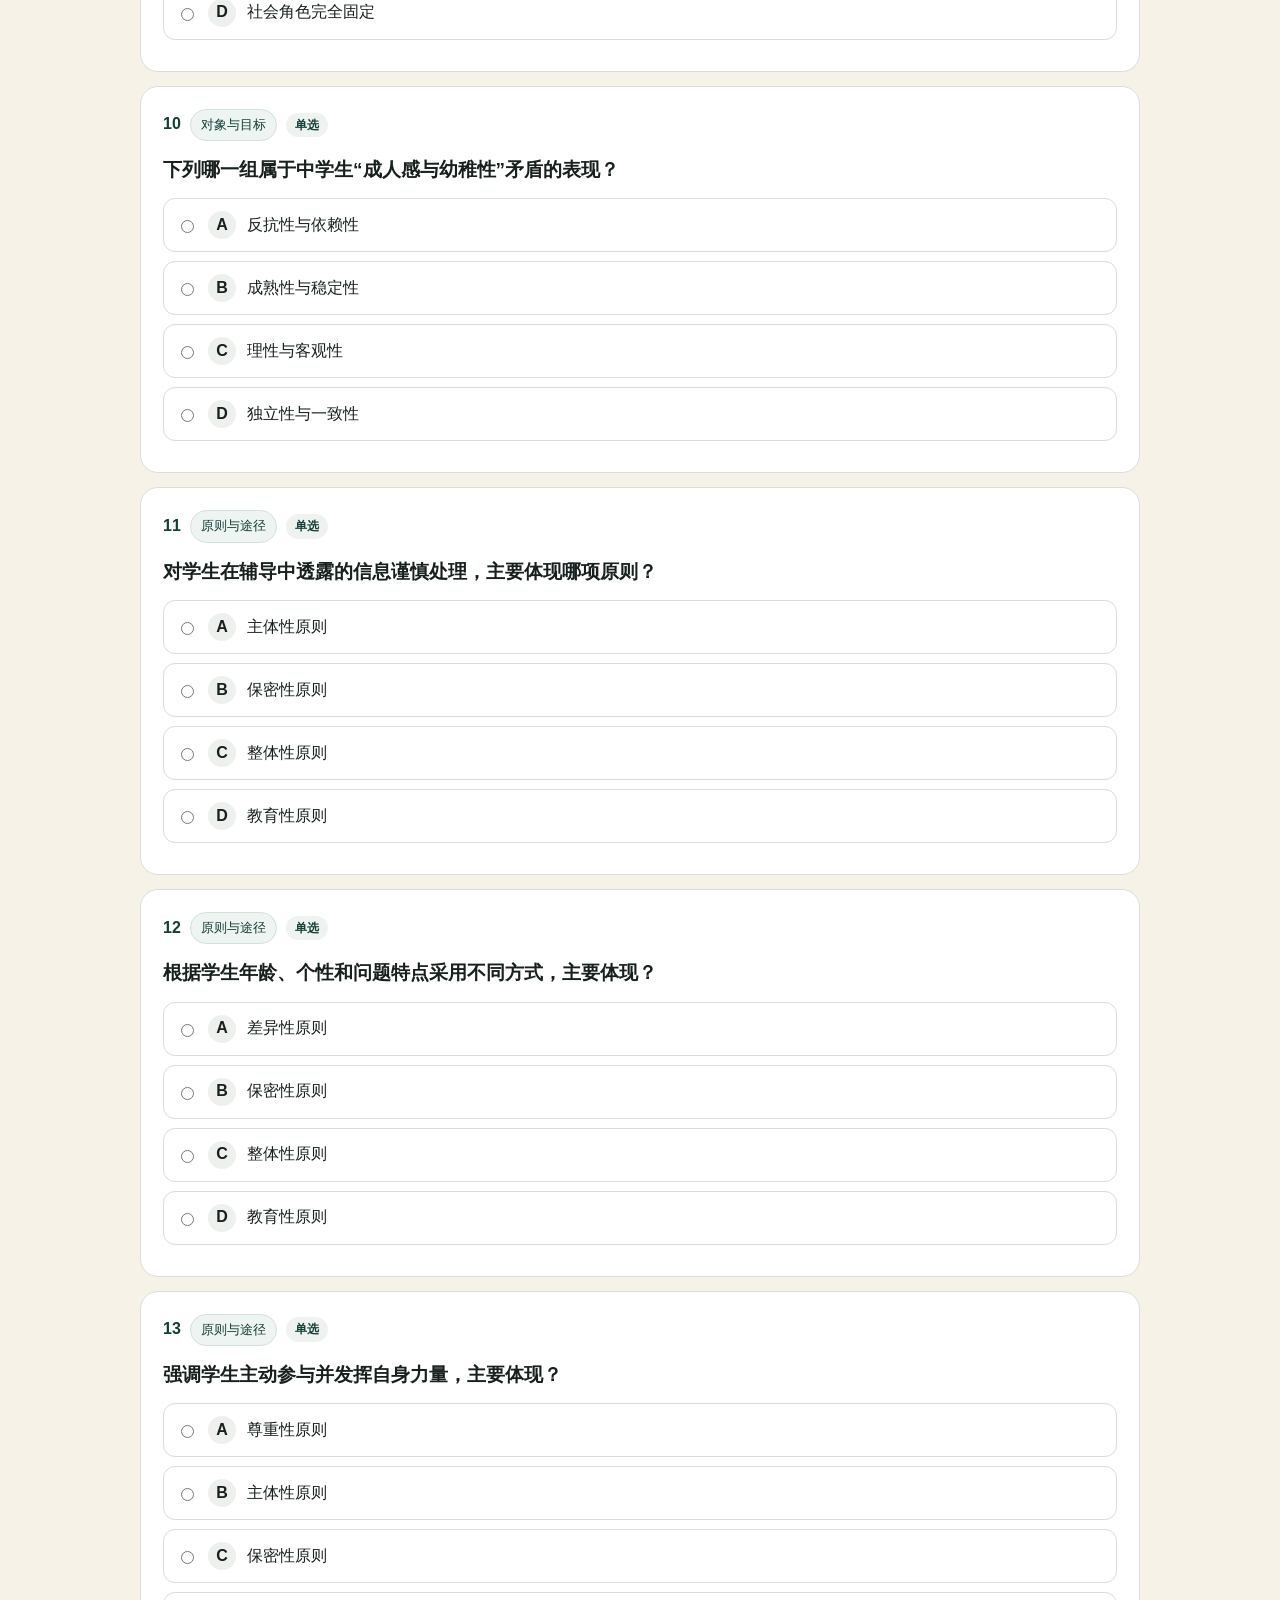
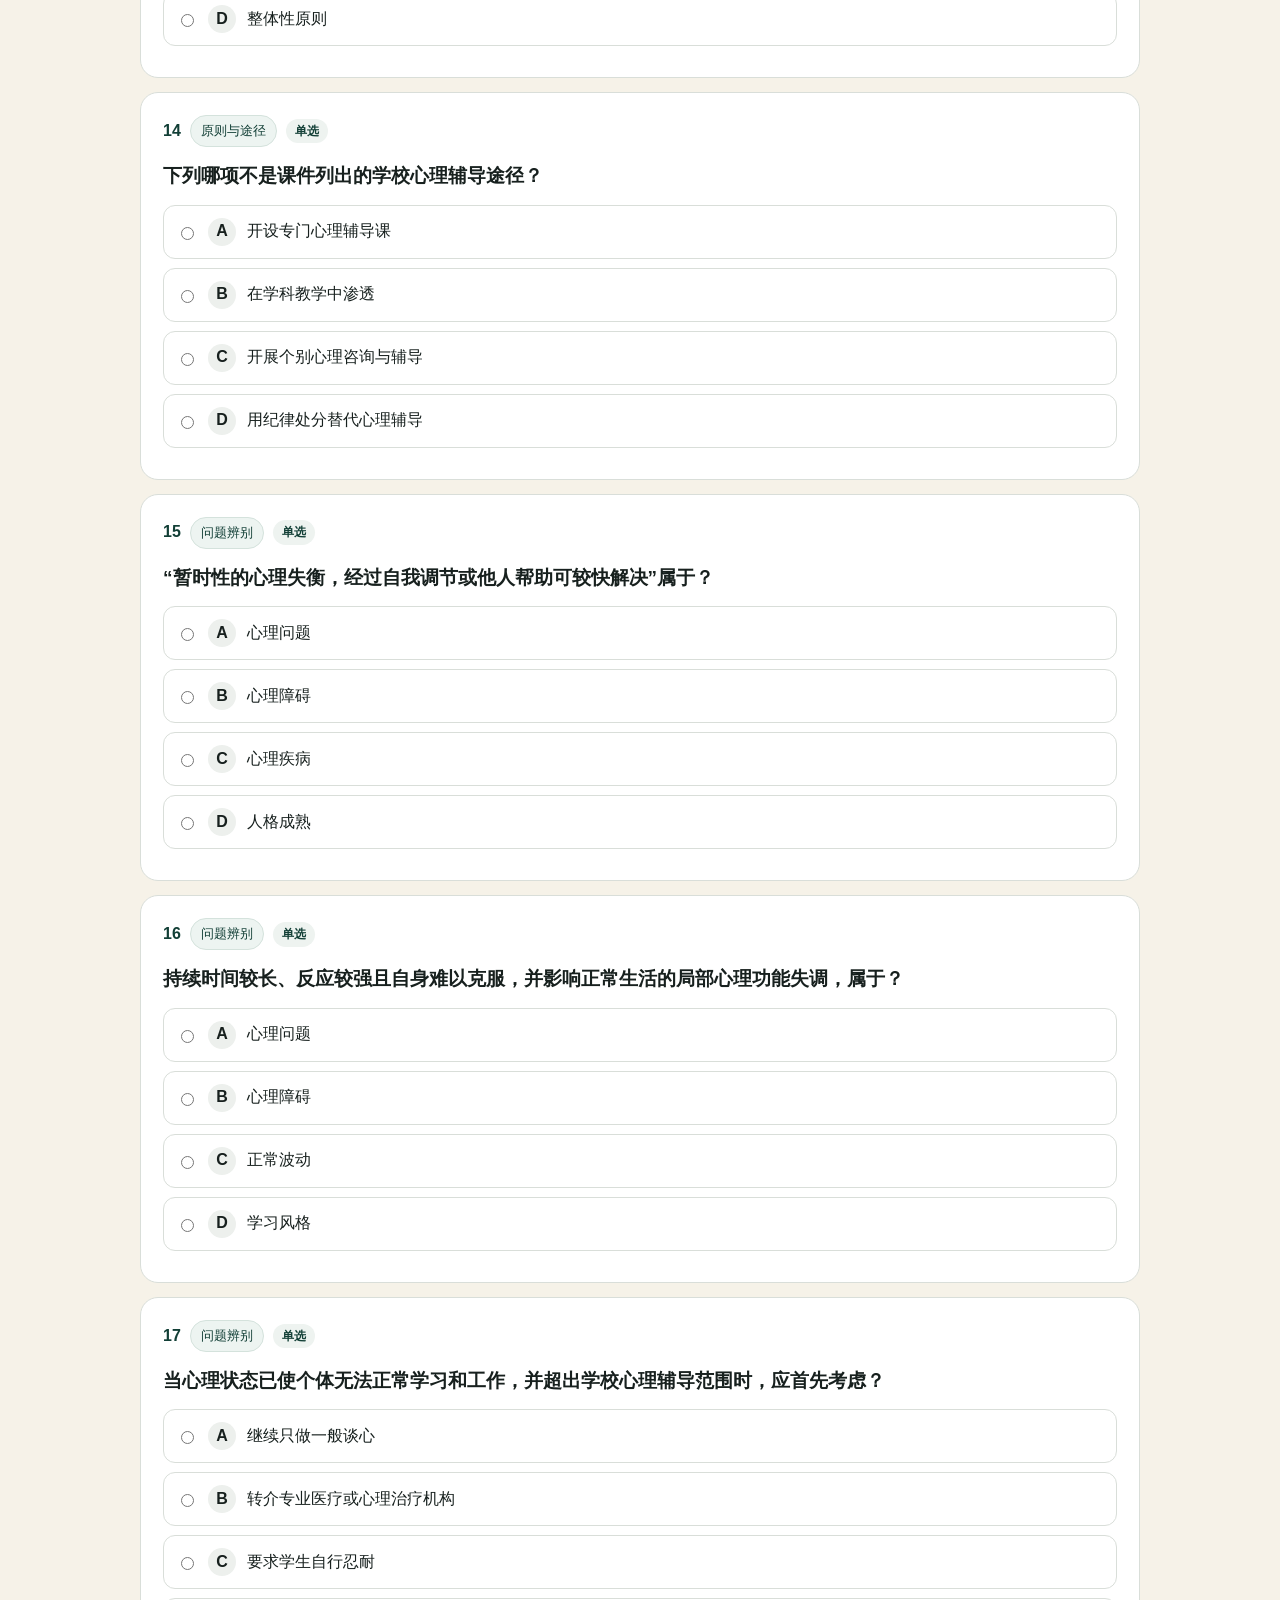
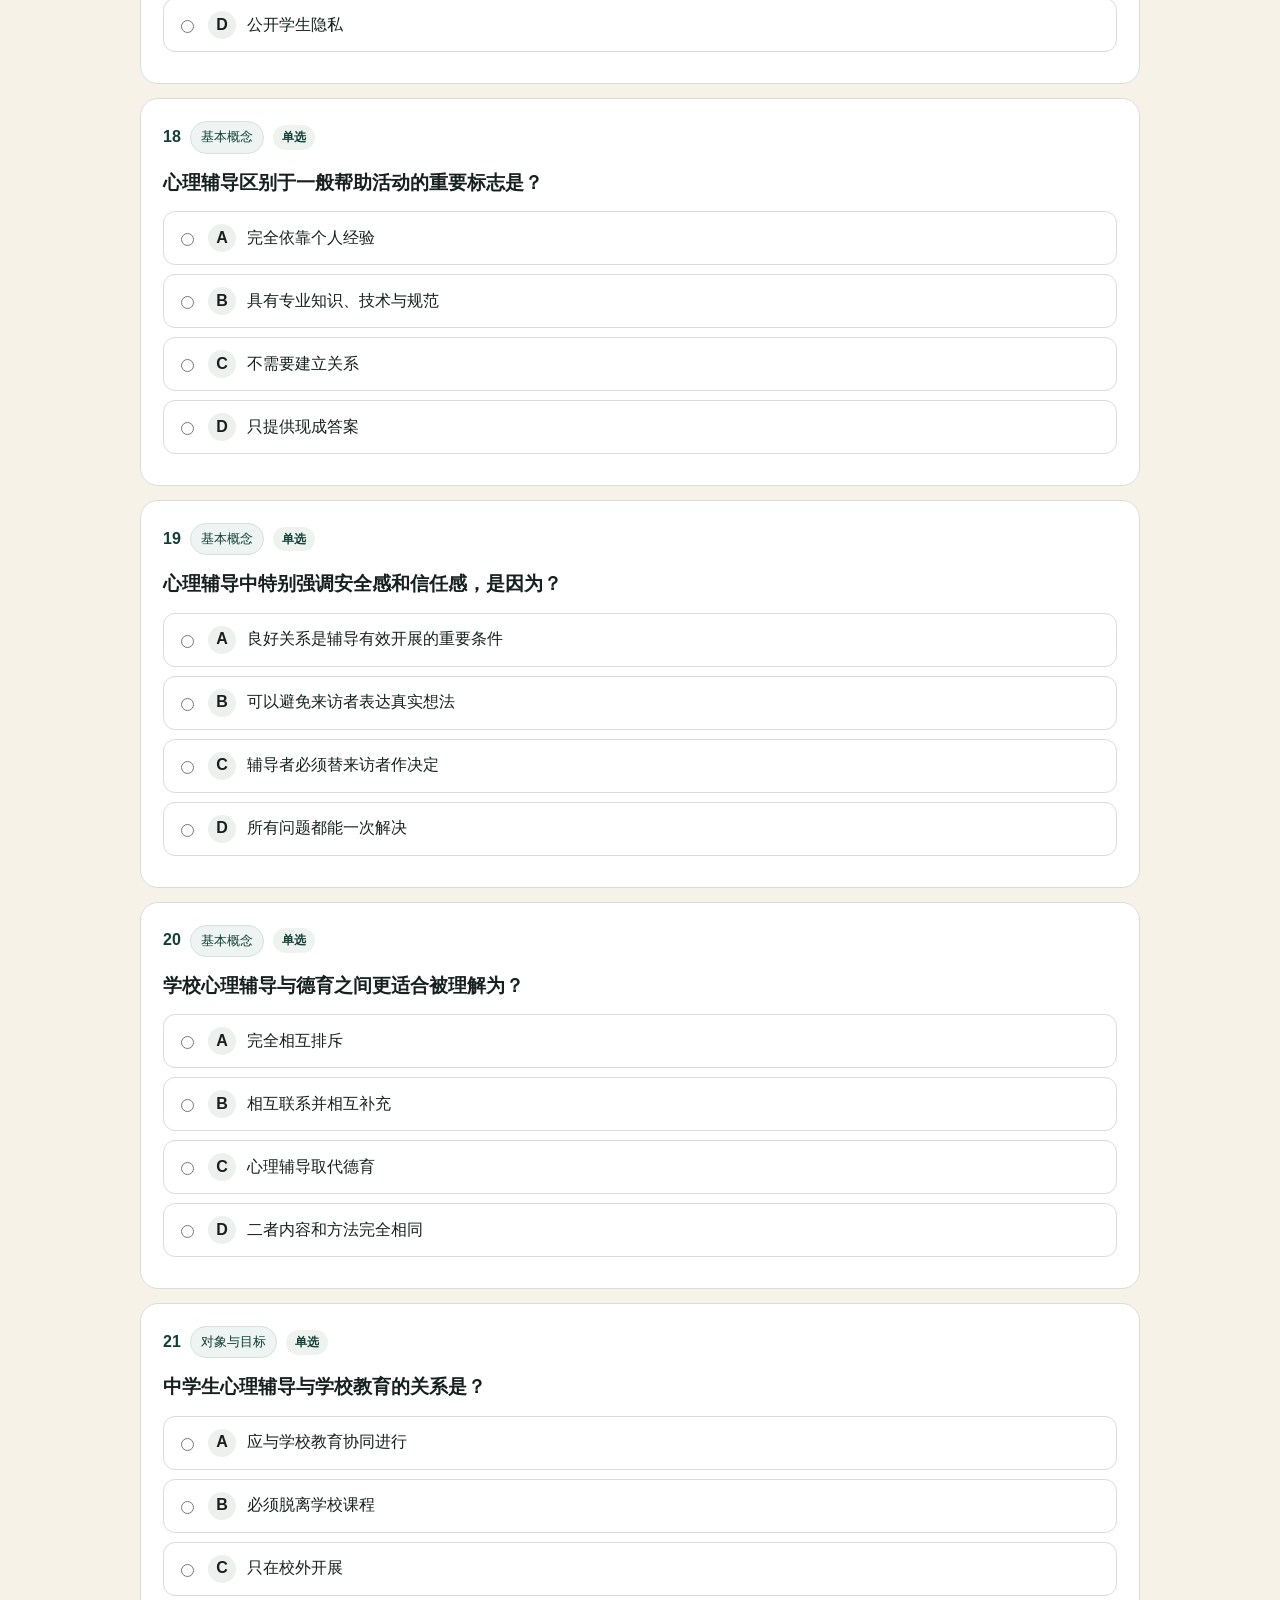
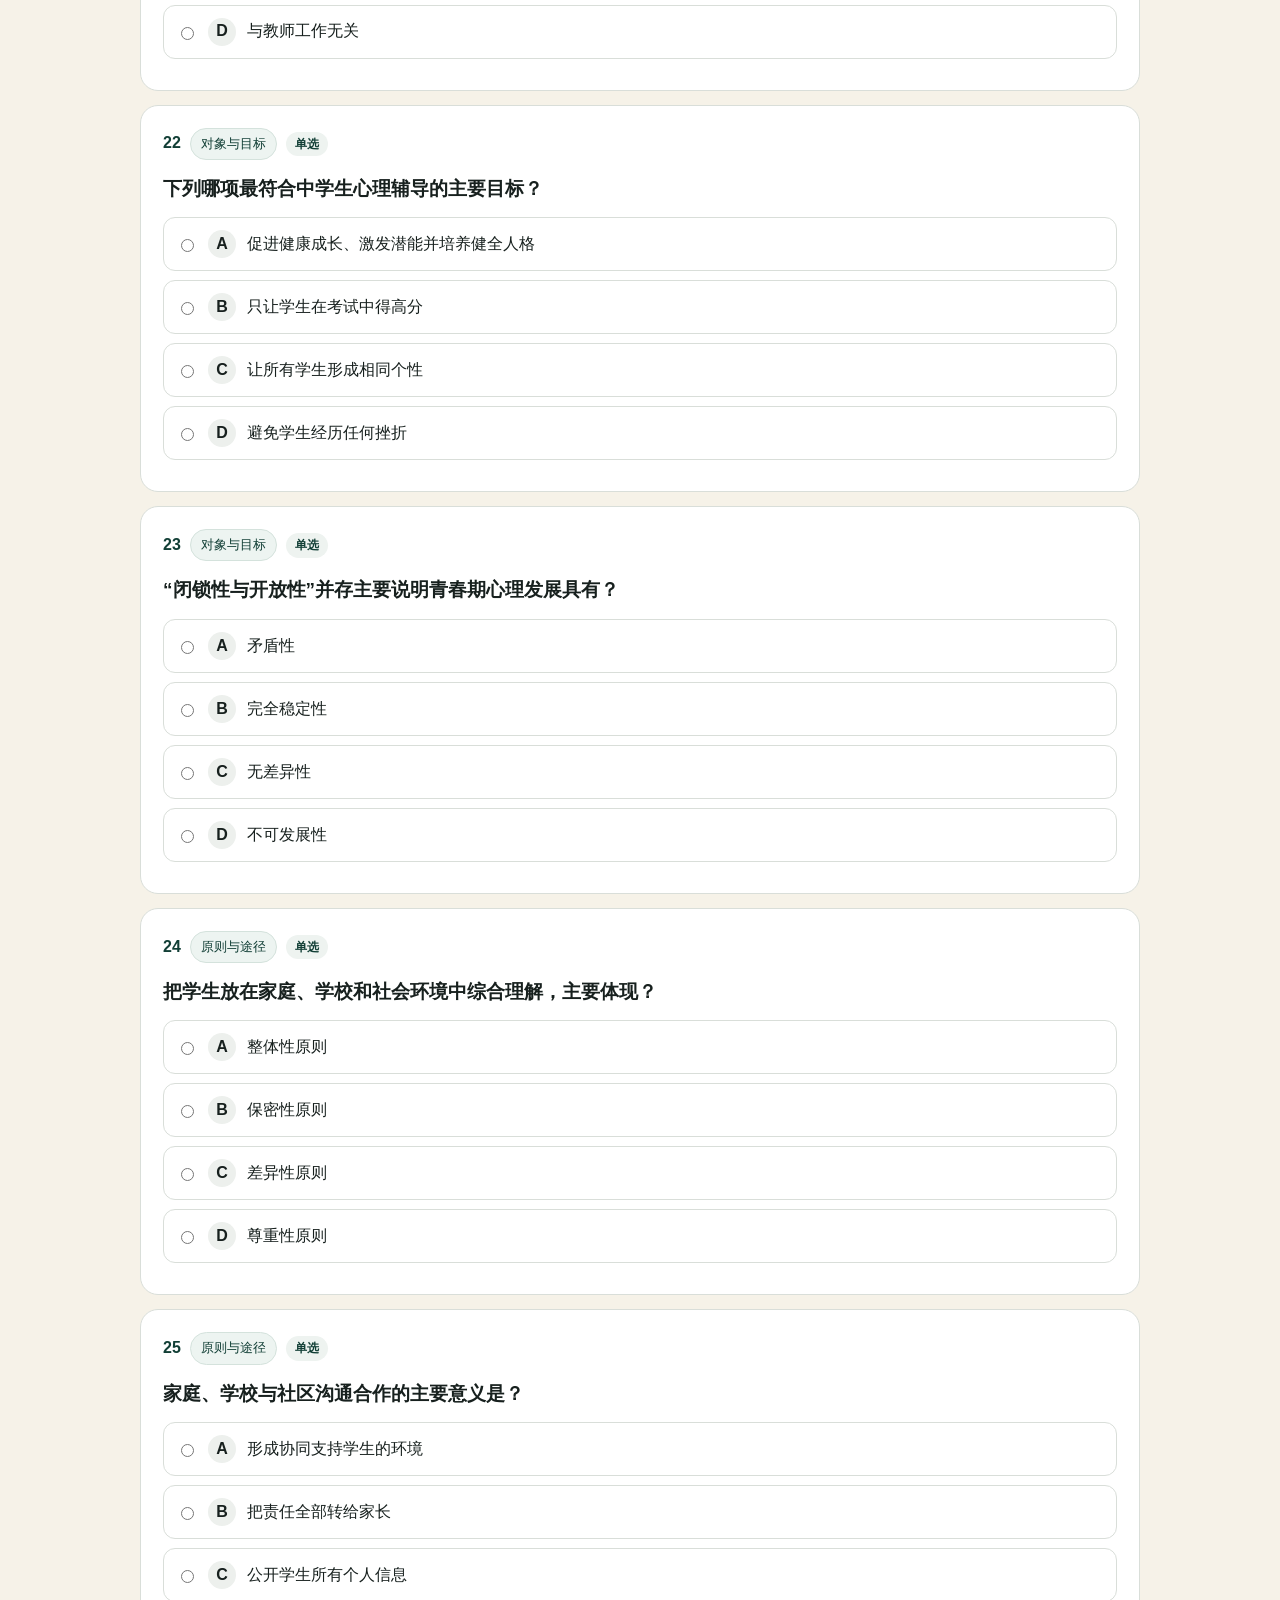
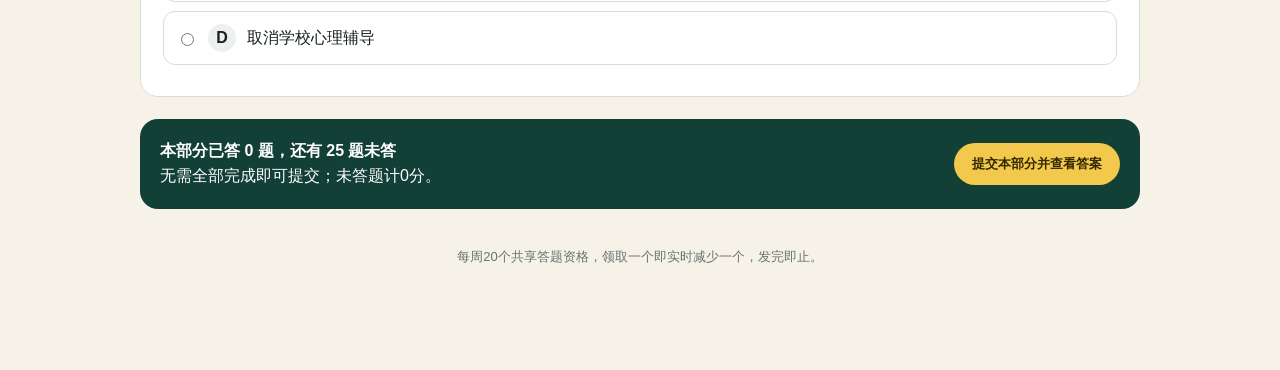
<file: psychological-counseling-quiz.html>
<!doctype html><html lang="zh-CN"><head><meta charset="utf-8"><meta name="viewport" content="width=device-width,initial-scale=1"><title>中学生心理辅导与教育｜8周课堂测验</title><meta name="description" content="8周课堂答题资格抽取与课程测验"><style>:root{--green:#123f36;--cream:#f6f2e8;--yellow:#f2c94c;--ink:#17201e;--muted:#68736f;--line:#d9ded9;--red:#b9453f}*{box-sizing:border-box}body{margin:0;background:var(--cream);color:var(--ink);font-family:-apple-system,BlinkMacSystemFont,"Segoe UI","PingFang SC","Microsoft YaHei",sans-serif;line-height:1.55}.hero{background:var(--green);color:#fff;padding:42px 20px}.hero-inner,main,.part-nav,.progress-wrap,.week-heading{max-width:1040px;margin:auto}.hero-inner{display:flex;justify-content:space-between;gap:30px;align-items:center}.hero-text{flex:1}.hero-qr{flex:0 0 190px;background:#fff;color:var(--green);padding:12px;border-radius:18px;text-align:center;box-shadow:0 10px 28px #0003}.hero-qr img{display:block;width:166px;height:166px}.hero-qr strong{display:block;margin-top:7px;font-size:14px}.eyebrow{color:var(--yellow);font-weight:700;letter-spacing:.08em}h1{font-size:clamp(34px,7vw,58px);line-height:1.1;margin:12px 0}.hero-copy{color:#dbe9e5}.meta-row{display:flex;gap:10px;flex-wrap:wrap;margin-top:22px}.meta-row span,.tag{font-size:13px;border:1px solid #ffffff50;border-radius:999px;padding:5px 10px}.part-nav{display:grid;grid-template-columns:repeat(4,1fr);gap:10px;padding:22px 20px 10px}.part-nav button{border:1px solid var(--line);border-radius:14px;background:#fff;padding:13px;text-align:left;color:var(--ink);cursor:pointer}.part-nav button.active{background:var(--green);color:#fff;border-color:var(--green)}.part-nav span,.part-nav strong,.part-nav small{display:block}.part-nav span{color:#b58500;font-weight:800;font-size:12px}.part-nav strong{margin:3px 0;font-size:14px}.part-nav small{font-size:11px}.week-heading{padding:18px 20px 0}.week-heading h2{font-size:25px;margin:0}.progress-wrap{padding:12px 20px}.prow{display:flex;justify-content:space-between}.track{height:9px;background:#dfe4df;border-radius:9px;overflow:hidden;margin-top:8px}.bar{height:100%;background:var(--yellow);transition:.25s}main{padding:5px 20px 40px}.result{margin:10px 0 20px;padding:22px;background:#e3f0eb;border:1px solid #b5d5c8;border-radius:18px}.result>strong{font-size:36px;color:var(--green)}.card{background:#fff;border:1px solid var(--line);border-radius:18px;padding:22px;margin:14px 0;scroll-margin:20px}.card.missing{border:2px solid var(--yellow)}.top{display:flex;gap:9px;align-items:center}.num{font-weight:900;color:var(--green)}.tag{background:#edf4f1;border-color:#d4e2dc;color:var(--green)}h2{font-size:19px;margin:14px 0}.option{display:flex;align-items:center;gap:11px;border:1px solid var(--line);border-radius:12px;padding:12px;margin:9px 0;cursor:pointer}.option:has(input:checked){border-color:var(--green);background:#eef5f2}.option.correct{border-color:#3b8a68;background:#e7f5ed}.option.wrong{border-color:var(--red);background:#fae9e8}.letter{display:grid;place-items:center;min-width:28px;height:28px;border-radius:50%;background:#edf0ed;font-weight:800}.status{margin-left:auto;font-size:12px;font-weight:700}.explain{margin-top:14px;border-left:4px solid var(--yellow);padding:10px 14px;background:#fff9e5}.missingText{color:#a36d00;font-size:13px}.submit{display:flex;justify-content:space-between;align-items:center;gap:16px;background:var(--green);color:#fff;border-radius:18px;padding:20px;margin-top:22px}.primary,.secondary{border:0;border-radius:999px;padding:12px 18px;font-weight:800;cursor:pointer}.primary{background:var(--yellow);color:#332800}.secondary{background:#fff;color:var(--green);margin-left:14px}footer{text-align:center;padding:25px 20px 50px;color:var(--muted);font-size:13px}@media(max-width:800px){.part-nav{grid-template-columns:repeat(2,1fr)}}@media(max-width:650px){.hero-inner{display:block}.hero-qr{width:190px;margin:25px auto 0}}@media(max-width:520px){.part-nav{grid-template-columns:1fr}.submit{display:block}.primary{width:100%;margin-top:14px}.secondary{display:block;margin:12px 0 0}}
.subnav{max-width:1040px;margin:12px auto 0;padding:0 20px;display:grid;grid-template-columns:1fr 1fr;gap:10px}.subnav:empty{display:none}.subnav button{padding:14px;border:1px solid var(--line);border-radius:14px;background:#fff;color:var(--ink);text-align:left;cursor:pointer}.subnav button.active{border-color:var(--yellow);box-shadow:inset 0 0 0 2px var(--yellow)}.subnav span,.subnav strong,.subnav small{display:block}.subnav span{font-size:12px;color:#9a6c00;font-weight:800}.subnav small{color:var(--muted)}@media(max-width:520px){.subnav{grid-template-columns:1fr}}
.type-tag,.mistake-tag{font-size:12px;font-weight:800;padding:3px 9px;border-radius:999px}.type-tag{background:#eef3f0;color:var(--green)}.mistake-tag{background:#fae9e8;color:var(--red)}.next-button{border:1px solid var(--green);border-radius:999px;background:var(--green);color:#fff;padding:10px 18px;font-weight:800;cursor:pointer;margin-top:8px}
.early-submit{margin-top:12px;border:1px solid var(--green);border-radius:999px;background:transparent;color:var(--green);padding:8px 15px;font-weight:800;cursor:pointer}
.qualification{max-width:1040px;margin:18px auto 4px;padding:0 20px}.draw-stage,.ticket{position:relative;overflow:hidden;border-radius:22px;padding:24px;background:linear-gradient(135deg,#fff7d9,#fff);border:2px solid var(--yellow);box-shadow:0 10px 30px #123f3614}.draw-stage{display:grid;grid-template-columns:auto 1fr auto;gap:18px;align-items:center}.draw-icon{font-size:42px}.draw-kicker,.ticket>span{font-size:13px;font-weight:900;color:#9a6c00;letter-spacing:.08em}.draw-stage h2,.ticket h2{margin:3px 0 5px;font-size:25px}.draw-stage p,.ticket p{margin:0;color:var(--muted)}.draw-button{border:0;border-radius:999px;padding:14px 24px;background:var(--green);color:#fff;font-weight:900;font-size:16px;cursor:pointer;box-shadow:0 6px 0 #092a24}.draw-button:active{transform:translateY(4px);box-shadow:0 2px 0 #092a24}.draw-button:disabled{opacity:.75}.odds{text-align:center;color:var(--muted);font-size:12px;margin-top:7px}.ticket{text-align:center;padding:28px}.ticket.won{background:linear-gradient(135deg,#fff2ae,#fffaf0)}.ticket.missed{background:#fff;border-color:var(--line)}.confetti{font-size:28px;margin-bottom:5px}.ticket-code{display:inline-block;margin:12px 0;padding:9px 18px;border:2px dashed var(--green);border-radius:10px;color:var(--green);font-weight:900;letter-spacing:.12em}.teacher-reset{display:block;margin:15px auto 0;border:0;background:transparent;color:#89918e;text-decoration:underline;cursor:pointer;font-size:12px}@media(max-width:650px){.draw-stage{grid-template-columns:auto 1fr}.draw-button{grid-column:1/-1;width:100%}}
.remaining{display:block;margin-top:8px;color:var(--green)}.spinning{display:inline-block;animation:spin 1s ease-in-out infinite}.ticket.won{background:radial-gradient(circle at 50% 0,#fffdf1 0,#fff1a8 52%,#f5cd55 100%);border:3px solid #e4af22;box-shadow:0 15px 40px #8a650033}.winner-crown{font-size:52px;animation:pop .65s cubic-bezier(.2,1.7,.4,1)}.winner-label{display:block!important;color:#7a5700!important;letter-spacing:.2em!important}.winner-title{font-size:clamp(30px,7vw,46px)!important;color:#6b4500;margin:5px 0!important;text-shadow:0 2px #fff}.winner-week{font-weight:700;color:#715b22!important}.ticket-code{background:#fffdf5;border-color:#6b4b00;min-width:230px}.ticket-code small,.ticket-code strong{display:block}.ticket-code small{font-size:12px;letter-spacing:.08em;color:#8a722f}.ticket-code strong{font-size:30px;letter-spacing:.14em;color:#123f36}.show-teacher{max-width:520px;margin:4px auto 12px!important}.spark{position:absolute;color:#d99b00;font-style:normal;font-size:25px;animation:twinkle 1.4s ease-in-out infinite}.s1{left:10%;top:18%}.s2{right:12%;top:14%;animation-delay:.3s}.s3{right:20%;bottom:16%;animation-delay:.7s}@keyframes spin{50%{transform:rotate(12deg) scale(1.08)}}@keyframes pop{0%{transform:scale(.2) rotate(-20deg);opacity:0}100%{transform:scale(1);opacity:1}}@keyframes twinkle{50%{transform:scale(1.5) rotate(25deg);opacity:.45}}
.rollcall{max-width:1040px;margin:22px auto 0;padding:0 20px}.roll-card{background:#fff;border:1px solid var(--line);border-radius:22px;padding:22px;box-shadow:0 10px 30px #123f3610}.roll-head{display:flex;justify-content:space-between;align-items:start;gap:15px}.roll-head span{color:#9a6c00;font-size:13px;font-weight:900}.roll-head h2{font-size:23px;margin:3px 0}.roll-count{background:#edf4f1;color:var(--green);border-radius:999px;padding:6px 12px;font-size:13px;font-weight:800;white-space:nowrap}.roll-controls{display:grid;grid-template-columns:1fr auto;gap:10px;margin:14px 0}.roll-controls select,.roll-controls button{height:46px;border-radius:12px;font:inherit;font-weight:800}.roll-controls select{border:1px solid var(--line);background:#fff;padding:0 12px}.roll-controls button{border:0;background:var(--green);color:#fff;padding:0 22px;cursor:pointer}.roll-controls button:disabled{opacity:.65}.roll-screen{display:grid;place-items:center;min-height:112px;border-radius:16px;background:linear-gradient(135deg,#123f36,#205e51);color:#fff;font-size:clamp(34px,8vw,58px);font-weight:900;letter-spacing:.12em;text-shadow:0 3px 8px #0005}.roll-screen small{font-size:15px;font-weight:600;letter-spacing:0;color:#dce9e5}.roll-status{text-align:center;color:var(--muted);font-size:13px;margin-top:8px}.roll-screen.reveal{animation:nameReveal .7s cubic-bezier(.2,1.6,.4,1);background:linear-gradient(135deg,#c89000,#f0c94e);color:#3c2b00;text-shadow:0 2px #fff8}@keyframes nameReveal{0%{transform:scale(.75);filter:blur(7px)}100%{transform:scale(1);filter:blur(0)}}@media(max-width:520px){.roll-controls{grid-template-columns:1fr}.roll-controls button{width:100%}.roll-head h2{font-size:19px}}
.rollcall{position:sticky;top:0;z-index:900;max-width:none;margin:0;padding:8px 20px;background:#f6f2e8ed;backdrop-filter:blur(10px);box-shadow:0 6px 18px #123f3614}.roll-card{max-width:1040px;margin:auto;padding:11px 15px;border-radius:16px}.roll-head h2{display:none}.roll-head{align-items:center}.roll-controls{margin:7px 0;grid-template-columns:minmax(180px,1fr) auto}.roll-controls select,.roll-controls button{height:39px}.roll-screen{min-height:66px;font-size:clamp(28px,5vw,44px);border-radius:12px}.roll-status{margin-top:4px;font-size:12px}@media(max-width:520px){.rollcall{padding:6px 8px}.roll-card{padding:9px}.roll-controls{grid-template-columns:1fr auto}.roll-controls button{width:auto;padding:0 12px}.roll-head span{font-size:12px}.roll-count{font-size:11px;padding:4px 8px}.roll-screen{min-height:58px}.roll-status{font-size:11px}}
</style></head><body><header class="hero"><div class="hero-inner"><div class="hero-text"><div class="eyebrow">中学生心理辅导与教育 · 趣味课堂</div><h1>抽取课堂答题资格</h1><p class="hero-copy">扫码参与幸运抽取，获得资格后向老师出示页面，线下回答即可获得课堂加分。</p><div class="meta-row"><span>无需登录</span><span>无需填写个人信息</span><span>每台设备每周限抽一次</span></div></div><div class="hero-qr"><img src="[data-uri]" alt="课堂答题资格抽取二维码"><strong>微信扫码抽取资格</strong></div></div></header><section class="rollcall" id="rollcall"></section><nav class="part-nav" id="nav"></nav><div class="week-heading"><h2 id="weekTitle"></h2></div><section class="qualification" id="qualification"></section><nav class="subnav" id="subnav"></nav><div class="progress-wrap" id="progress"></div><main><section id="result"></section><section class="quiz" id="quiz"></section><section id="submit"></section><footer><p>每周20个共享答题资格，领取一个即实时减少一个，发完即止。</p></footer></main><script>const weeks=[{"title":"第1周：中学生心理辅导概述","shortTitle":"心理辅导概述","questions":[{"section":"基本概念","stem":"心理辅导最核心的目标是帮助来访者怎样发展？","options":["服从辅导者的安排","认识、接纳自己并发挥潜能","回避所有负面情绪","获得医学诊断"],"answer":1,"explanation":"心理辅导强调协助来访者认识、接纳和欣赏自己，克服成长障碍并发挥个人潜能。"},{"section":"基本概念","stem":"下列哪一项不属于心理辅导的基本特征？","options":["是一种专业助人行为","重视良好的人际关系气氛","是一种学习和人格成长过程","主要依靠行政命令改变行为"],"answer":3,"explanation":"心理辅导依靠专业关系和心理学技术，不是依靠行政命令。"},{"section":"基本概念","stem":"心理辅导主要处理的是来访者哪一方面的问题？","options":["心理或精神方面的问题","所有身体疾病","法律纠纷","经济困难本身"],"answer":0,"explanation":"课件强调，心理辅导主要解决来访者心理或精神方面存在的问题。"},{"section":"基本概念","stem":"学校心理辅导是一种怎样的活动？","options":["仅对问题学生开展的医疗活动","促进学生心理健康与人格和谐发展的教育活动","只进行心理测验的活动","取代学校德育的活动"],"answer":1,"explanation":"学校心理辅导综合运用多学科理论和多种形式，帮助学生自我认识、自我接纳和自我调节。"},{"section":"基本概念","stem":"中学生心理辅导的对象主要是？","options":["全体中学生","仅有心理疾病的学生","仅毕业班学生","仅学习困难学生"],"answer":0,"explanation":"中学生心理辅导面向全体中学生，以发展性和预防性辅导为主。"},{"section":"基本概念","stem":"中学生心理辅导在功能定位上应当？","options":["以治疗性辅导为主","以发展性和预防性辅导为主","完全由医院实施","只关注成绩提高"],"answer":1,"explanation":"课件明确提出以发展性和预防性辅导为主，治疗性辅导为辅。"},{"section":"对象与目标","stem":"心理健康教育的总目标不包括下列哪一项？","options":["提高全体学生心理素质","充分开发学生潜能","培养乐观向上的心理品质","消除学生之间的一切差异"],"answer":3,"explanation":"心理健康教育尊重个体差异，并不以消除差异为目标。"},{"section":"对象与目标","stem":"下列哪项属于中学生心理辅导的内容？","options":["形成正确的自我意识","代替家庭作出所有决定","取消学业评价","避免所有社会交往"],"answer":0,"explanation":"课件列出的内容包括正确自我意识、社会适应、社会交往和学业能力。"},{"section":"对象与目标","stem":"中学生进入青春期后，对异性产生好奇和兴趣主要与什么变化有关？","options":["性的成熟","语言退化","记忆消失","社会角色完全固定"],"answer":0,"explanation":"青春期性的成熟会使中学生对异性产生好奇和兴趣。"},{"section":"对象与目标","stem":"下列哪一组属于中学生“成人感与幼稚性”矛盾的表现？","options":["反抗性与依赖性","成熟性与稳定性","理性与客观性","独立性与一致性"],"answer":0,"explanation":"课件列出反抗与依赖、闭锁与开放、勇敢与懦弱、高傲与自卑等矛盾。"},{"section":"原则与途径","stem":"对学生在辅导中透露的信息谨慎处理，主要体现哪项原则？","options":["主体性原则","保密性原则","整体性原则","教育性原则"],"answer":1,"explanation":"保密性原则要求妥善保护辅导信息，但涉及伤害风险等情况时需按专业规范处理。"},{"section":"原则与途径","stem":"根据学生年龄、个性和问题特点采用不同方式，主要体现？","options":["差异性原则","保密性原则","整体性原则","教育性原则"],"answer":0,"explanation":"差异性原则要求尊重个体差异，采用适合具体学生的辅导方法。"},{"section":"原则与途径","stem":"强调学生主动参与并发挥自身力量，主要体现？","options":["尊重性原则","主体性原则","保密性原则","整体性原则"],"answer":1,"explanation":"主体性原则强调学生是自我成长和改变的主体。"},{"section":"原则与途径","stem":"下列哪项不是课件列出的学校心理辅导途径？","options":["开设专门心理辅导课","在学科教学中渗透","开展个别心理咨询与辅导","用纪律处分替代心理辅导"],"answer":3,"explanation":"心理辅导可通过课程、学科渗透、个别辅导及家校社沟通开展，不能被纪律处分替代。"},{"section":"问题辨别","stem":"“暂时性的心理失衡，经过自我调节或他人帮助可较快解决”属于？","options":["心理问题","心理障碍","心理疾病","人格成熟"],"answer":0,"explanation":"这是课件对一般心理问题的界定。"},{"section":"问题辨别","stem":"持续时间较长、反应较强且自身难以克服，并影响正常生活的局部心理功能失调，属于？","options":["心理问题","心理障碍","正常波动","学习风格"],"answer":1,"explanation":"这是心理障碍的主要特征，需要更专业的评估与帮助。"},{"section":"问题辨别","stem":"当心理状态已使个体无法正常学习和工作，并超出学校心理辅导范围时，应首先考虑？","options":["继续只做一般谈心","转介专业医疗或心理治疗机构","要求学生自行忍耐","公开学生隐私"],"answer":1,"explanation":"严重且持续的心理疾病超出一般心理辅导范围，应及时进行专业转介。"},{"section":"基本概念","stem":"心理辅导区别于一般帮助活动的重要标志是？","options":["完全依靠个人经验","具有专业知识、技术与规范","不需要建立关系","只提供现成答案"],"answer":1,"explanation":"心理辅导是一种专业助人行为，需要运用心理学知识、技术并遵循专业规范。"},{"section":"基本概念","stem":"心理辅导中特别强调安全感和信任感，是因为？","options":["良好关系是辅导有效开展的重要条件","可以避免来访者表达真实想法","辅导者必须替来访者作决定","所有问题都能一次解决"],"answer":0,"explanation":"良好的辅导关系能够帮助来访者形成安全感和信任感，从而进行真实、开放的交流。"},{"section":"基本概念","stem":"学校心理辅导与德育之间更适合被理解为？","options":["完全相互排斥","相互联系并相互补充","心理辅导取代德育","二者内容和方法完全相同"],"answer":1,"explanation":"学校心理辅导与德育既有区别，也相互联系、相互补充。"},{"section":"对象与目标","stem":"中学生心理辅导与学校教育的关系是？","options":["应与学校教育协同进行","必须脱离学校课程","只在校外开展","与教师工作无关"],"answer":0,"explanation":"课件强调中学生心理辅导应当与学校教育协同进行。"},{"section":"对象与目标","stem":"下列哪项最符合中学生心理辅导的主要目标？","options":["促进健康成长、激发潜能并培养健全人格","只让学生在考试中得高分","让所有学生形成相同个性","避免学生经历任何挫折"],"answer":0,"explanation":"中学生心理辅导关注健康成长、学业能力、自我潜能与健全人格。"},{"section":"对象与目标","stem":"“闭锁性与开放性”并存主要说明青春期心理发展具有？","options":["矛盾性","完全稳定性","无差异性","不可发展性"],"answer":0,"explanation":"青春期成人感与幼稚性并存，常表现出多组相互矛盾的心理特点。"},{"section":"原则与途径","stem":"把学生放在家庭、学校和社会环境中综合理解，主要体现？","options":["整体性原则","保密性原则","差异性原则","尊重性原则"],"answer":0,"explanation":"整体性原则要求从个体及其所处环境的相互联系中理解和帮助学生。"},{"section":"原则与途径","stem":"家庭、学校与社区沟通合作的主要意义是？","options":["形成协同支持学生的环境","把责任全部转给家长","公开学生所有个人信息","取消学校心理辅导"],"answer":0,"explanation":"家校社沟通有助于整合资源，为学生建立连续、协调的支持环境。"},{"section":"精神分析","stem":"弗洛伊德人格结构中，遵循“快乐原则”的是？","options":["本我","自我","超我","现实我"],"answer":0,"explanation":"本我由原始本能组成，追求当前需要的即时满足，遵循快乐原则。"},{"section":"精神分析","stem":"在人格结构中协调本我、超我与现实要求的是？","options":["本我","自我","超我","潜意识"],"answer":1,"explanation":"自我由本我分化而来，依据现实原则进行协调。"},{"section":"精神分析","stem":"监督、批判和约束自身行为，并遵循“道德原则”的是？","options":["本我","自我","超我","前意识"],"answer":2,"explanation":"超我是人格中的理想与道德部分。"},{"section":"精神分析","stem":"弗洛伊德人格发展阶段中，0—1.5岁大致属于？","options":["口唇期","肛门期","性器期","潜伏期"],"answer":0,"explanation":"口唇期约为0—1.5岁，满足主要通过口腔活动获得。"},{"section":"精神分析","stem":"儿童兴趣由身体和父母转向周围事物、同性团体更突出，大致属于？","options":["口唇期","肛门期","潜伏期","生殖期"],"answer":2,"explanation":"潜伏期约为6—12岁，原始欲力相对处于潜伏状态。"},{"section":"精神分析","stem":"下列哪项属于课件所列的积极防卫机制？","options":["投射","潜抑","升华","反向"],"answer":2,"explanation":"升华、补偿、幽默、利他和仿同被列为积极防卫机制。"},{"section":"精神分析","stem":"把自己不能接受的欲望或特点归因于别人，属于哪种防卫机制？","options":["投射","升华","幽默","利他"],"answer":0,"explanation":"投射是把自身难以接受的冲动、想法或特点归到他人身上。"},{"section":"精神分析","stem":"鼓励来访者说出浮现在脑海中的任何想法，以发现无意识冲突的方法是？","options":["自由联想","系统脱敏","代币疗法","理性抗辩"],"answer":0,"explanation":"自由联想通过不加筛选地表达联想内容来探索无意识冲突。"},{"section":"精神分析","stem":"精神分析认为，通过分析梦的象征内容可以探索？","options":["被压抑的欲望与冲突","操作性条件反射","课堂强化计划","社会学习过程"],"answer":0,"explanation":"释梦被用于探索梦中象征内容与被压抑欲望、冲突之间的联系。"},{"section":"发展理论","stem":"埃里克森认为，青少年期最主要的发展矛盾是？","options":["信任对不信任","自主对羞怯","角色同一性对角色混乱","繁衍对停滞"],"answer":2,"explanation":"12—18岁左右的核心任务是形成角色同一性，回答“我是谁”等问题。"},{"section":"行为主义","stem":"“狗的条件反射实验”主要体现哪种学习理论？","options":["经典条件反射","操作性条件作用","观察学习","顿悟学习"],"answer":0,"explanation":"巴甫洛夫的实验是经典条件反射的代表。"},{"section":"行为主义","stem":"把强化与有机体发出的操作反应联系起来，属于？","options":["经典条件反射","操作性条件作用","精神分析","来访者中心疗法"],"answer":1,"explanation":"斯金纳的操作性条件作用强调行为后果对行为发生概率的影响。"},{"section":"行为主义","stem":"班杜拉社会学习过程首先需要经过？","options":["注意过程","保持过程","动作再现过程","动机过程"],"answer":0,"explanation":"观察学习通常包括注意、保持、动作再现和动机四个过程。"},{"section":"行为主义","stem":"缓慢暴露于焦虑情境，同时用放松反应对抗焦虑，属于？","options":["系统脱敏法","满灌疗法","厌恶疗法","自由联想"],"answer":0,"explanation":"系统脱敏强调分级、渐进暴露，并以放松状态对抗焦虑。"},{"section":"行为主义","stem":"让个体直接、持续接触引起恐惧的情境，直至恐惧减弱，属于？","options":["代币疗法","满灌疗法","释梦","合理情绪疗法"],"answer":1,"explanation":"满灌疗法采用快速、直接暴露方式，应由受过训练的专业人员审慎实施。"},{"section":"行为主义","stem":"个体出现预期良好行为后立即给予奖励，以巩固该行为，属于？","options":["代币疗法","厌恶疗法","催眠","投射"],"answer":0,"explanation":"代币疗法以代币或奖励强化目标行为。"},{"section":"行为主义","stem":"把令人厌恶的刺激与不良行为结合，以建立新的条件反射，属于？","options":["系统脱敏法","厌恶疗法","满灌疗法","自由联想"],"answer":1,"explanation":"厌恶疗法利用条件反射原理削弱不良行为，实际应用须遵循伦理与专业规范。"},{"section":"人本与认知","stem":"罗杰斯来访者中心疗法的核心条件不包括？","options":["共情","真诚","无条件积极关注","对来访者进行强制说服"],"answer":3,"explanation":"人本主义强调共情、真诚和无条件积极关注，而不是强制说服。"},{"section":"人本与认知","stem":"埃利斯认为，导致情绪困扰和异常行为反应的重要原因是？","options":["事件本身必然造成","不合理的认知和信念","所有童年经历","缺少外部惩罚"],"answer":1,"explanation":"理性情绪疗法认为，个体对事件的看法和信念会影响其情绪与行为。"},{"section":"人本与认知","stem":"“一次考试失败就说明我永远不会成功”主要体现哪种不合理信念？","options":["绝对化","过分概括化","合理推断","无条件积极关注"],"answer":1,"explanation":"由一次失败推断整体和未来，是以偏概全、以一概十的过分概括化。"},{"section":"人本与认知","stem":"“如果这次没有得到第一名，一切都彻底完了”主要体现？","options":["糟糕至极","观察学习","升华","主体性"],"answer":0,"explanation":"把可能的不良后果无限严重化，属于“糟糕至极”的思维方式。"},{"section":"人本与认知","stem":"“所有人都必须喜欢我”最突出地表现出哪种不合理信念？","options":["绝对化要求","合理愿望","观察学习","积极关注"],"answer":0,"explanation":"使用“必须”“应该”等僵化要求，体现绝对化的不合理信念。"},{"section":"理论综合","stem":"关于人本主义辅导，下列说法正确的有哪些？（多选）","options":["重视共情和真诚","强调无条件积极关注","以强制说服为核心","尊重来访者的主体性"],"answer":[0,1,3],"explanation":"人本主义辅导重视共情、真诚、无条件积极关注和来访者主体性，不主张强制说服。"},{"section":"理论综合","stem":"关于行为主义及其辅导方法，下列说法正确的有哪些？（多选）","options":["经典条件反射与巴甫洛夫有关","操作性条件作用关注行为后果","系统脱敏通常采用分级、渐进暴露","自由联想是斯金纳提出的行为塑造技术"],"answer":[0,1,2],"explanation":"前三项正确；自由联想属于精神分析方法，不是斯金纳的行为塑造技术。"},{"section":"理论综合","stem":"关于理性情绪疗法，下列说法正确的有哪些？（多选）","options":["信念会影响事件后的情绪反应","可通过质疑检验不合理信念","事件本身必然直接决定一切情绪后果","绝对化要求是一类不合理信念"],"answer":[0,1,3],"explanation":"理性情绪疗法强调信念在事件与情绪后果之间的作用，并通过质疑不合理信念促进改变。"}]},{"title":"第2周：自我意识的辅导与教育","shortTitle":"自我意识的辅导与教育","questions":[{"section":"自我意识","stem":"阅读下列课程要点：“个体对自己的身体和生理状况等方面的意识”。它主要说明的是哪一概念？","options":["生理自我","社会自我","心理自我","现实我"],"answer":0,"explanation":"该表述对应“生理自我”。课程要点是：个体对自己的身体和生理状况等方面的意识。"},{"section":"自我意识","stem":"关于“社会自我”，下列理解最准确的是哪一项？","options":["个体对自己的气质、性格、能力、兴趣和行为等心理特征的意识","个体对自己的身体和生理状况等方面的意识","个体对自己目前实际状况的看法和现实观感","个体对自己在社会关系中的角色、地位、权利和义务等方面的意识"],"answer":3,"explanation":"社会自我强调：个体对自己在社会关系中的角色、地位、权利和义务等方面的意识。"},{"section":"自我意识","stem":"下列描述最符合哪个概念？“个体对自己的气质、性格、能力、兴趣和行为等心理特征的意识”。","options":["现实我","社会自我","心理自我","理想我"],"answer":2,"explanation":"该表述对应“心理自我”。课程要点是：个体对自己的气质、性格、能力、兴趣和行为等心理特征的意识。"},{"section":"自我意识","stem":"阅读下列课程要点：“个体对自己目前实际状况的看法和现实观感”。它主要说明的是哪一概念？","options":["理想我","现实我","心理自我","投射我"],"answer":1,"explanation":"该表述对应“现实我”。课程要点是：个体对自己目前实际状况的看法和现实观感。"},{"section":"自我意识","stem":"关于“理想我”，下列理解最准确的是哪一项？","options":["个体想要达到的完善自我形象，是其追求的目标","个体想象自己在他人心目中的形象","个体对自己目前实际状况的看法和现实观感","自我意识是个体认识和调节自身活动的重要心理基础"],"answer":0,"explanation":"理想我强调：个体想要达到的完善自我形象，是其追求的目标。"},{"section":"自我意识","stem":"下列描述最符合哪个概念？“个体想象自己在他人心目中的形象”。","options":["自我意识的基础作用","理想我","自我意识的导向作用","投射我"],"answer":3,"explanation":"该表述对应“投射我”。课程要点是：个体想象自己在他人心目中的形象。"},{"section":"自我意识","stem":"阅读下列课程要点：“自我意识是个体认识和调节自身活动的重要心理基础”。它主要说明的是哪一概念？","options":["自我意识的导向作用","投射我","自我意识的基础作用","自我意识的自控作用"],"answer":2,"explanation":"该表述对应“自我意识的基础作用”。课程要点是：自我意识是个体认识和调节自身活动的重要心理基础。"},{"section":"自我意识","stem":"关于“自我意识的导向作用”，下列理解最准确的是哪一项？","options":["个体依据目标监控并调节自己的心理和行为","自我认识和理想会为个体行为与发展方向提供指引","自我意识是个体认识和调节自身活动的重要心理基础","中学生逐渐能够审视并评价自己的优点与不足"],"answer":1,"explanation":"自我意识的导向作用强调：自我认识和理想会为个体行为与发展方向提供指引。"},{"section":"自我意识","stem":"下列描述最符合哪个概念？“个体依据目标监控并调节自己的心理和行为”。","options":["自我意识的自控作用","自我评价的批判性","自我意识的导向作用","自我评价的稳定性"],"answer":0,"explanation":"该表述对应“自我意识的自控作用”。课程要点是：个体依据目标监控并调节自己的心理和行为。"},{"section":"自我意识","stem":"阅读下列课程要点：“中学生逐渐能够审视并评价自己的优点与不足”。它主要说明的是哪一概念？","options":["自我评价的稳定性","自我意识的自控作用","成人感","自我评价的批判性"],"answer":3,"explanation":"该表述对应“自我评价的批判性”。课程要点是：中学生逐渐能够审视并评价自己的优点与不足。"},{"section":"自我意识","stem":"关于“自我评价的稳定性”，下列理解最准确的是哪一项？","options":["中学生渴望独立、尊重和平等，并希望得到父母支持与认可","中学生逐渐能够审视并评价自己的优点与不足","随着年龄增长，中学生对自己的评价逐渐趋于稳定","个人基于自我评价形成的自重、自爱并希望得到尊重的情感体验"],"answer":2,"explanation":"自我评价的稳定性强调：随着年龄增长，中学生对自己的评价逐渐趋于稳定。"},{"section":"自我意识","stem":"下列描述最符合哪个概念？“中学生渴望独立、尊重和平等，并希望得到父母支持与认可”。","options":["自尊","成人感","自我评价的稳定性","自我同一性"],"answer":1,"explanation":"该表述对应“成人感”。课程要点是：中学生渴望独立、尊重和平等，并希望得到父母支持与认可。"},{"section":"自我意识","stem":"阅读下列课程要点：“个人基于自我评价形成的自重、自爱并希望得到尊重的情感体验”。它主要说明的是哪一概念？","options":["自尊","自我同一性","成人感","逆反心理的教育原则"],"answer":0,"explanation":"该表述对应“自尊”。课程要点是：个人基于自我评价形成的自重、自爱并希望得到尊重的情感体验。"},{"section":"自我意识","stem":"关于“自我同一性”，下列理解最准确的是哪一项？","options":["不宜采用高压手段，应保护自尊并调动学生自我教育的积极性","个人基于自我评价形成的自重、自爱并希望得到尊重的情感体验","中学生渴望独立、尊重和平等，并希望得到父母支持与认可","个体对“我是谁、向何处发展、如何适应社会”的一致性和连续性感受"],"answer":3,"explanation":"自我同一性强调：个体对“我是谁、向何处发展、如何适应社会”的一致性和连续性感受。"},{"section":"自我意识","stem":"下列描述最符合哪个概念？“不宜采用高压手段，应保护自尊并调动学生自我教育的积极性”。","options":["自我同一性","自尊","逆反心理的教育原则","成人感"],"answer":2,"explanation":"该表述对应“逆反心理的教育原则”。课程要点是：不宜采用高压手段，应保护自尊并调动学生自我教育的积极性。"},{"section":"自我意识","type":"judge","stem":"根据课程内容判断：“自我意识”强调“个体对自我及自己与周围环境关系的认知、体验和评价的总和”。","options":["正确","错误"],"answer":0,"explanation":"正确。自我意识强调：个体对自我及自己与周围环境关系的认知、体验和评价的总和。"},{"section":"自我意识","type":"judge","stem":"根据课程内容判断：“社会自我”强调“包括个体因素、生活环境因素和社会文化因素”。","options":["正确","错误"],"answer":1,"explanation":"错误。这里混淆了两个概念。社会自我强调：个体对自己在社会关系中的角色、地位、权利和义务等方面的意识。"},{"section":"自我意识","stem":"下列概念与课程要点的对应关系中，正确的有哪些？（多选）","options":["自我评价的稳定性——随着年龄增长，中学生对自己的评价逐渐趋于稳定","自尊——个人基于自我评价形成的自重、自爱并希望得到尊重的情感体验","自负——常表现为“别人都好，只有我不好”","自卑者的交往模式——高估自己的优点和长处，容易盲目乐观并难以容忍自身缺点"],"answer":[0,1],"explanation":"正确对应：自我评价的稳定性——随着年龄增长，中学生对自己的评价逐渐趋于稳定；自尊——个人基于自我评价形成的自重、自爱并希望得到尊重的情感体验。其余两项的解释互相错置。"},{"section":"自我意识","stem":"下列概念与课程要点的对应关系中，正确的有哪些？（多选）","options":["自我中心——忽视他人意见和利益，过高评价自己并难以进行社会视角转换","自我意识偏差的学校原因——包括塑造自我、完善自我和超越自我","自我意识发展过程——学校教育缺乏合理引导可能使偏差持续或加重","逆反心理——个体为维护自尊，对外界要求采取相反态度和言行的心理状态"],"answer":[0,3],"explanation":"正确对应：逆反心理——个体为维护自尊，对外界要求采取相反态度和言行的心理状态；自我中心——忽视他人意见和利益，过高评价自己并难以进行社会视角转换。其余两项的解释互相错置。"},{"section":"自我意识","stem":"下列概念与课程要点的对应关系中，正确的有哪些？（多选）","options":["经验法认识自我——将现在的自己与过去的自己比较，更容易看到努力与进步","纵向比较——通过自己做事的经历、结果和经验来认识自我","盲目我——他人知道而自己尚未觉察的自我部分","减少盲目我——主动听取他人的真实反馈有助于减少盲目自我"],"answer":[2,3],"explanation":"正确对应：盲目我——他人知道而自己尚未觉察的自我部分；减少盲目我——主动听取他人的真实反馈有助于减少盲目自我。其余两项的解释互相错置。"}]},{"title":"第3周：情绪管理的辅导与教育","shortTitle":"情绪管理的辅导与教育","questions":[{"section":"情绪管理","stem":"阅读下列课程要点：“个体对不同情绪和情感状态的自我感受”。它主要说明的是哪一概念？","options":["情绪的外部表现","情绪的主观体验","情绪的生理唤醒","心境"],"answer":1,"explanation":"该表述对应“情绪的主观体验”。课程要点是：个体对不同情绪和情感状态的自我感受。"},{"section":"情绪管理","stem":"关于“情绪的外部表现”，下列理解最准确的是哪一项？","options":["包括面部表情、姿态表情和语调表情","情绪发生时伴随的身体与神经生理变化","个体对不同情绪和情感状态的自我感受","一种比较微弱、持久、稳定且具有弥散性的情绪状态"],"answer":0,"explanation":"情绪的外部表现强调：包括面部表情、姿态表情和语调表情。"},{"section":"情绪管理","stem":"下列描述最符合哪个概念？“情绪发生时伴随的身体与神经生理变化”。","options":["心境","情绪的外部表现","激情","情绪的生理唤醒"],"answer":3,"explanation":"该表述对应“情绪的生理唤醒”。课程要点是：情绪发生时伴随的身体与神经生理变化。"},{"section":"情绪管理","stem":"阅读下列课程要点：“一种比较微弱、持久、稳定且具有弥散性的情绪状态”。它主要说明的是哪一概念？","options":["激情","情绪的生理唤醒","心境","应激"],"answer":2,"explanation":"该表述对应“心境”。课程要点是：一种比较微弱、持久、稳定且具有弥散性的情绪状态。"},{"section":"情绪管理","stem":"关于“激情”，下列理解最准确的是哪一项？","options":["在意外、紧张或危急情境下产生的适应性情绪反应","一种强烈、短暂、爆发性且通常具有明确指向的情绪状态","一种比较微弱、持久、稳定且具有弥散性的情绪状态","能够觉察并准确命名自身当前的情绪状态"],"answer":1,"explanation":"激情强调：一种强烈、短暂、爆发性且通常具有明确指向的情绪状态。"},{"section":"情绪管理","stem":"下列描述最符合哪个概念？“在意外、紧张或危急情境下产生的适应性情绪反应”。","options":["应激","认识自己的情绪","激情","管理自己的情绪"],"answer":0,"explanation":"该表述对应“应激”。课程要点是：在意外、紧张或危急情境下产生的适应性情绪反应。"},{"section":"情绪管理","stem":"阅读下列课程要点：“能够觉察并准确命名自身当前的情绪状态”。它主要说明的是哪一概念？","options":["管理自己的情绪","应激","自我激励","认识自己的情绪"],"answer":3,"explanation":"该表述对应“认识自己的情绪”。课程要点是：能够觉察并准确命名自身当前的情绪状态。"},{"section":"情绪管理","stem":"关于“管理自己的情绪”，下列理解最准确的是哪一项？","options":["运用情绪力量坚持目标并克服困难","能够觉察并准确命名自身当前的情绪状态","选择适当方法调节情绪，而非压抑或任其失控","识别和理解他人的情绪及其处境"],"answer":2,"explanation":"管理自己的情绪强调：选择适当方法调节情绪，而非压抑或任其失控。"},{"section":"情绪管理","stem":"下列描述最符合哪个概念？“运用情绪力量坚持目标并克服困难”。","options":["共情","自我激励","管理自己的情绪","情境选择"],"answer":1,"explanation":"该表述对应“自我激励”。课程要点是：运用情绪力量坚持目标并克服困难。"},{"section":"情绪管理","stem":"阅读下列课程要点：“识别和理解他人的情绪及其处境”。它主要说明的是哪一概念？","options":["共情","情境选择","自我激励","情境修正"],"answer":0,"explanation":"该表述对应“共情”。课程要点是：识别和理解他人的情绪及其处境。"},{"section":"情绪管理","stem":"关于“情境选择”，下列理解最准确的是哪一项？","options":["主动改变情境中的某些因素以减轻不良情绪","识别和理解他人的情绪及其处境","通过转移或调整注意焦点改变情绪体验","通过选择进入或避开某些情境来影响情绪"],"answer":3,"explanation":"情境选择强调：通过选择进入或避开某些情境来影响情绪。"},{"section":"情绪管理","stem":"下列描述最符合哪个概念？“主动改变情境中的某些因素以减轻不良情绪”。","options":["注意分配","情境选择","情境修正","认知改变"],"answer":2,"explanation":"该表述对应“情境修正”。课程要点是：主动改变情境中的某些因素以减轻不良情绪。"},{"section":"情绪管理","stem":"阅读下列课程要点：“通过转移或调整注意焦点改变情绪体验”。它主要说明的是哪一概念？","options":["认知改变","注意分配","情境修正","反应调节"],"answer":1,"explanation":"该表述对应“注意分配”。课程要点是：通过转移或调整注意焦点改变情绪体验。"},{"section":"情绪管理","stem":"关于“认知改变”，下列理解最准确的是哪一项？","options":["重新解释事件并修正不合理信念来调节情绪","在情绪产生后对表达、生理反应和行为进行调节","通过转移或调整注意焦点改变情绪体验","主动改变情境中的某些因素以减轻不良情绪"],"answer":0,"explanation":"认知改变强调：重新解释事件并修正不合理信念来调节情绪。"},{"section":"情绪管理","stem":"下列描述最符合哪个概念？“在情绪产生后对表达、生理反应和行为进行调节”。","options":["认知改变","注意分配","情境修正","反应调节"],"answer":3,"explanation":"该表述对应“反应调节”。课程要点是：在情绪产生后对表达、生理反应和行为进行调节。"},{"section":"情绪管理","type":"judge","stem":"根据课程内容判断：“情绪”强调“个体以需要为中介，对客观事物产生的态度体验和相应行为反应”。","options":["正确","错误"],"answer":0,"explanation":"正确。情绪强调：个体以需要为中介，对客观事物产生的态度体验和相应行为反应。"},{"section":"情绪管理","type":"judge","stem":"根据课程内容判断：“情绪的外部表现”强调“识别、理解、利用并调节自己及他人情绪的能力”。","options":["正确","错误"],"answer":1,"explanation":"错误。这里混淆了两个概念。情绪的外部表现强调：包括面部表情、姿态表情和语调表情。"},{"section":"情绪管理","stem":"下列概念与课程要点的对应关系中，正确的有哪些？（多选）","options":["中学生情绪的丰富性——青春期情绪内容和体验类型更加多样","环境对中学生情绪的影响——需要或目标受阻时产生的紧张、失望和沮丧等状态","挫折心理——家庭、学校和同伴情境容易引起其情绪变化","自我激励——运用情绪力量坚持目标并克服困难"],"answer":[0,3],"explanation":"正确对应：自我激励——运用情绪力量坚持目标并克服困难；中学生情绪的丰富性——青春期情绪内容和体验类型更加多样。其余两项的解释互相错置。"},{"section":"情绪管理","stem":"下列概念与课程要点的对应关系中，正确的有哪些？（多选）","options":["情绪型犯罪——可能来自家庭教育、学校环境和生活事件","情绪困扰的客观原因——由强烈不良情绪动机推动的违法犯罪行为","恐惧——对特定对象或情境产生强烈而非理性的害怕","冷漠——情感反应强度较弱，对外界刺激缺乏应有的兴趣和反应"],"answer":[2,3],"explanation":"正确对应：恐惧——对特定对象或情境产生强烈而非理性的害怕；冷漠——情感反应强度较弱，对外界刺激缺乏应有的兴趣和反应。其余两项的解释互相错置。"},{"section":"情绪管理","stem":"下列概念与课程要点的对应关系中，正确的有哪些？（多选）","options":["接纳情绪——情绪后果并非完全由事件决定，而与个体信念密切相关","注意分配——通过转移或调整注意焦点改变情绪体验","ABC理论中的A——指引发情绪反应的诱发性事件","理性情绪疗法的核心——承认情绪是当前真实反馈，不因出现消极情绪而自我否定"],"answer":[1,2],"explanation":"正确对应：注意分配——通过转移或调整注意焦点改变情绪体验；ABC理论中的A——指引发情绪反应的诱发性事件。其余两项的解释互相错置。"}]},{"title":"第4周：人际关系的辅导与教育","shortTitle":"人际关系的辅导与教育","questions":[{"section":"人际关系","stem":"阅读下列课程要点：“人与人之间的相互认识和相互了解”。它主要说明的是哪一概念？","options":["人际关系的情感成分","人际关系的行为成分","人际关系的认知成分","语言符号"],"answer":2,"explanation":"该表述对应“人际关系的认知成分”。课程要点是：人与人之间的相互认识和相互了解。"},{"section":"人际关系","stem":"关于“人际关系的情感成分”，下列理解最准确的是哪一项？","options":["人际关系通过具体交往行动表现出来","交往双方在关系中产生的情绪和情感体验","人与人之间的相互认识和相互了解","口头语言和书面语言都是人际沟通的重要工具"],"answer":1,"explanation":"人际关系的情感成分强调：交往双方在关系中产生的情绪和情感体验。"},{"section":"人际关系","stem":"下列描述最符合哪个概念？“人际关系通过具体交往行动表现出来”。","options":["人际关系的行为成分","语言符号","人际关系的情感成分","非语言符号"],"answer":0,"explanation":"该表述对应“人际关系的行为成分”。课程要点是：人际关系通过具体交往行动表现出来。"},{"section":"人际关系","stem":"阅读下列课程要点：“口头语言和书面语言都是人际沟通的重要工具”。它主要说明的是哪一概念？","options":["非语言符号","人际关系的行为成分","人际归属需求","语言符号"],"answer":3,"explanation":"该表述对应“语言符号”。课程要点是：口头语言和书面语言都是人际沟通的重要工具。"},{"section":"人际关系","stem":"关于“非语言符号”，下列理解最准确的是哪一项？","options":["个体希望被他人认同、接纳并成为团体一员","口头语言和书面语言都是人际沟通的重要工具","表情、姿态、动作和语调可传递态度与情感","个体具有表达情感和接受他人情感的需要"],"answer":2,"explanation":"非语言符号强调：表情、姿态、动作和语调可传递态度与情感。"},{"section":"人际关系","stem":"下列描述最符合哪个概念？“个体希望被他人认同、接纳并成为团体一员”。","options":["人际情感需求","人际归属需求","非语言符号","人际控制需求"],"answer":1,"explanation":"该表述对应“人际归属需求”。课程要点是：个体希望被他人认同、接纳并成为团体一员。"},{"section":"人际关系","stem":"阅读下列课程要点：“个体具有表达情感和接受他人情感的需要”。它主要说明的是哪一概念？","options":["人际情感需求","人际控制需求","人际归属需求","社会交换理论"],"answer":0,"explanation":"该表述对应“人际情感需求”。课程要点是：个体具有表达情感和接受他人情感的需要。"},{"section":"人际关系","stem":"关于“人际控制需求”，下列理解最准确的是哪一项？","options":["认为个体维持关系时会考虑付出、回报与自身利益","个体具有表达情感和接受他人情感的需要","交往双方应保持信息和思想的沟通","个体希望在关系中产生影响或拥有适当自主性"],"answer":3,"explanation":"人际控制需求强调：个体希望在关系中产生影响或拥有适当自主性。"},{"section":"人际关系","stem":"下列描述最符合哪个概念？“认为个体维持关系时会考虑付出、回报与自身利益”。","options":["交友的互通原则","人际控制需求","社会交换理论","交友的互助原则"],"answer":2,"explanation":"该表述对应“社会交换理论”。课程要点是：认为个体维持关系时会考虑付出、回报与自身利益。"},{"section":"人际关系","stem":"阅读下列课程要点：“交往双方应保持信息和思想的沟通”。它主要说明的是哪一概念？","options":["交友的互助原则","交友的互通原则","社会交换理论","交友的互促原则"],"answer":1,"explanation":"该表述对应“交友的互通原则”。课程要点是：交往双方应保持信息和思想的沟通。"},{"section":"人际关系","stem":"关于“交友的互助原则”，下列理解最准确的是哪一项？","options":["朋友之间应在需要时提供适当帮助","健康友谊能够促进双方共同成长","交往双方应保持信息和思想的沟通","可在专业指导下采用建立自信、系统脱敏等方法"],"answer":0,"explanation":"交友的互助原则强调：朋友之间应在需要时提供适当帮助。"},{"section":"人际关系","stem":"下列描述最符合哪个概念？“健康友谊能够促进双方共同成长”。","options":["社交恐惧辅导","交友的互助原则","系统脱敏","交友的互促原则"],"answer":3,"explanation":"该表述对应“交友的互促原则”。课程要点是：健康友谊能够促进双方共同成长。"},{"section":"人际关系","stem":"阅读下列课程要点：“可在专业指导下采用建立自信、系统脱敏等方法”。它主要说明的是哪一概念？","options":["系统脱敏","交友的互促原则","社交恐惧辅导","满灌疗法"],"answer":2,"explanation":"该表述对应“社交恐惧辅导”。课程要点是：可在专业指导下采用建立自信、系统脱敏等方法。"},{"section":"人际关系","stem":"关于“系统脱敏”，下列理解最准确的是哪一项？","options":["直接面对高强度恐惧情境的方法，必须由专业人员审慎实施","将放松训练与由弱到强的分级社交情境接触结合","可在专业指导下采用建立自信、系统脱敏等方法","健康友谊能够促进双方共同成长"],"answer":1,"explanation":"系统脱敏强调：将放松训练与由弱到强的分级社交情境接触结合。"},{"section":"人际关系","stem":"下列描述最符合哪个概念？“直接面对高强度恐惧情境的方法，必须由专业人员审慎实施”。","options":["满灌疗法","系统脱敏","社交恐惧辅导","交友的互促原则"],"answer":0,"explanation":"该表述对应“满灌疗法”。课程要点是：直接面对高强度恐惧情境的方法，必须由专业人员审慎实施。"},{"section":"人际关系","type":"judge","stem":"根据课程内容判断：“人际关系”强调“人在相互交往中形成的心理关系，涉及认知、情感和行为”。","options":["正确","错误"],"answer":0,"explanation":"正确。人际关系强调：人在相互交往中形成的心理关系，涉及认知、情感和行为。"},{"section":"人际关系","type":"judge","stem":"根据课程内容判断：“人际关系的情感成分”强调“个体希望被他人认同、接纳并成为团体一员”。","options":["正确","错误"],"answer":1,"explanation":"错误。这里混淆了两个概念。人际关系的情感成分强调：交往双方在关系中产生的情绪和情感体验。"},{"section":"人际关系","stem":"下列概念与课程要点的对应关系中，正确的有哪些？（多选）","options":["交友的互让原则——将放松训练与由弱到强的分级社交情境接触结合","系统脱敏——发生分歧时应懂得理解、宽容和适当退让","社会交换理论——认为个体维持关系时会考虑付出、回报与自身利益","交友的互通原则——交往双方应保持信息和思想的沟通"],"answer":[2,3],"explanation":"正确对应：社会交换理论——认为个体维持关系时会考虑付出、回报与自身利益；交友的互通原则——交往双方应保持信息和思想的沟通。其余两项的解释互相错置。"},{"section":"人际关系","stem":"下列概念与课程要点的对应关系中，正确的有哪些？（多选）","options":["心理相容——健康交往应主动友善，同时尊重双方平等地位","嫉妒心理——对他人的优势或优越地位产生不悦、怨恨甚至破坏冲动","异性交往需要——青春期希望与异性交往是性心理发展的正常表现","积极主动、平等待人——允许差异、悦纳他人并寻找可以合作的部分"],"answer":[1,2],"explanation":"正确对应：嫉妒心理——对他人的优势或优越地位产生不悦、怨恨甚至破坏冲动；异性交往需要——青春期希望与异性交往是性心理发展的正常表现。其余两项的解释互相错置。"},{"section":"人际关系","stem":"下列概念与课程要点的对应关系中，正确的有哪些？（多选）","options":["与不同性格者交往——需要调整沟通方式，而不是要求所有人都与自己相同","借助第三者——沟通严重受阻时可请双方信任的适当第三者协助","面对自己的错误——专注对方表达，通过回应显示理解而非急于打断","忠实倾听——应勇于承认并及时改正，而不是推卸责任"],"answer":[0,1],"explanation":"正确对应：与不同性格者交往——需要调整沟通方式，而不是要求所有人都与自己相同；借助第三者——沟通严重受阻时可请双方信任的适当第三者协助。其余两项的解释互相错置。"}]},{"title":"第5周：学习心理的辅导与教育","shortTitle":"学习心理的辅导与教育","questions":[{"section":"学习心理","stem":"阅读下列课程要点：“呈现愉快刺激以提高某种行为今后发生的概率”。它主要说明的是哪一概念？","options":["正强化","负强化","惩罚","消退"],"answer":0,"explanation":"该表述对应“正强化”。课程要点是：呈现愉快刺激以提高某种行为今后发生的概率。"},{"section":"学习心理","stem":"关于“负强化”，下列理解最准确的是哪一项？","options":["通过呈现厌恶刺激或撤除愉快刺激来降低行为发生概率","呈现愉快刺激以提高某种行为今后发生的概率","过去被强化的行为不再得到强化后，其发生概率逐渐下降","撤除厌恶刺激以提高某种行为今后发生的概率"],"answer":3,"explanation":"负强化强调：撤除厌恶刺激以提高某种行为今后发生的概率。"},{"section":"学习心理","stem":"下列描述最符合哪个概念？“通过呈现厌恶刺激或撤除愉快刺激来降低行为发生概率”。","options":["消退","负强化","惩罚","行为塑造"],"answer":2,"explanation":"该表述对应“惩罚”。课程要点是：通过呈现厌恶刺激或撤除愉快刺激来降低行为发生概率。"},{"section":"学习心理","stem":"阅读下列课程要点：“过去被强化的行为不再得到强化后，其发生概率逐渐下降”。它主要说明的是哪一概念？","options":["行为塑造","消退","惩罚","直接强化"],"answer":1,"explanation":"该表述对应“消退”。课程要点是：过去被强化的行为不再得到强化后，其发生概率逐渐下降。"},{"section":"学习心理","stem":"关于“行为塑造”，下列理解最准确的是哪一项？","options":["把终点行为分解为小步骤，并逐步强化接近目标的行为","个体因自己的行为直接获得结果而受到强化","过去被强化的行为不再得到强化后，其发生概率逐渐下降","观察到他人行为受到奖惩，从而影响自己的行为"],"answer":0,"explanation":"行为塑造强调：把终点行为分解为小步骤，并逐步强化接近目标的行为。"},{"section":"学习心理","stem":"下列描述最符合哪个概念？“个体因自己的行为直接获得结果而受到强化”。","options":["替代强化","行为塑造","自我强化","直接强化"],"answer":3,"explanation":"该表述对应“直接强化”。课程要点是：个体因自己的行为直接获得结果而受到强化。"},{"section":"学习心理","stem":"阅读下列课程要点：“观察到他人行为受到奖惩，从而影响自己的行为”。它主要说明的是哪一概念？","options":["自我强化","直接强化","替代强化","结果期待"],"answer":2,"explanation":"该表述对应“替代强化”。课程要点是：观察到他人行为受到奖惩，从而影响自己的行为。"},{"section":"学习心理","stem":"关于“自我强化”，下列理解最准确的是哪一项？","options":["个体对某种行为可能带来何种结果的预期","个体依据自定标准对自己的行为进行奖励或调节","观察到他人行为受到奖惩，从而影响自己的行为","个体对自己是否有能力完成某种行为的判断"],"answer":1,"explanation":"自我强化强调：个体依据自定标准对自己的行为进行奖励或调节。"},{"section":"学习心理","stem":"下列描述最符合哪个概念？“个体对某种行为可能带来何种结果的预期”。","options":["结果期待","效能期待","自我强化","归因的内外维度"],"answer":0,"explanation":"该表述对应“结果期待”。课程要点是：个体对某种行为可能带来何种结果的预期。"},{"section":"学习心理","stem":"阅读下列课程要点：“个体对自己是否有能力完成某种行为的判断”。它主要说明的是哪一概念？","options":["归因的内外维度","结果期待","归因的稳定维度","效能期待"],"answer":3,"explanation":"该表述对应“效能期待”。课程要点是：个体对自己是否有能力完成某种行为的判断。"},{"section":"学习心理","stem":"关于“归因的内外维度”，下列理解最准确的是哪一项？","options":["原因可以被判断为稳定或不稳定","个体对自己是否有能力完成某种行为的判断","原因可以被判断为个体内部原因或外部原因","原因可以被判断为可控制或不可控制"],"answer":2,"explanation":"归因的内外维度强调：原因可以被判断为个体内部原因或外部原因。"},{"section":"学习心理","stem":"下列描述最符合哪个概念？“原因可以被判断为稳定或不稳定”。","options":["归因的可控维度","归因的稳定维度","归因的内外维度","元认知"],"answer":1,"explanation":"该表述对应“归因的稳定维度”。课程要点是：原因可以被判断为稳定或不稳定。"},{"section":"学习心理","stem":"阅读下列课程要点：“原因可以被判断为可控制或不可控制”。它主要说明的是哪一概念？","options":["归因的可控维度","元认知","归因的稳定维度","学习策略"],"answer":0,"explanation":"该表述对应“归因的可控维度”。课程要点是：原因可以被判断为可控制或不可控制。"},{"section":"学习心理","stem":"关于“元认知”，下列理解最准确的是哪一项？","options":["学习者为提高学习效果和效率而有意识制定的学习方案","原因可以被判断为可控制或不可控制","原因可以被判断为稳定或不稳定","个体对自身认知过程及结果的认识、监控与调节"],"answer":3,"explanation":"元认知强调：个体对自身认知过程及结果的认识、监控与调节。"},{"section":"学习心理","stem":"下列描述最符合哪个概念？“学习者为提高学习效果和效率而有意识制定的学习方案”。","options":["元认知","归因的可控维度","学习策略","归因的稳定维度"],"answer":2,"explanation":"该表述对应“学习策略”。课程要点是：学习者为提高学习效果和效率而有意识制定的学习方案。"},{"section":"学习心理","type":"judge","stem":"根据课程内容判断：“学习”强调“个体因经验产生相对持久的心理结构或外显行为变化”。","options":["正确","错误"],"answer":0,"explanation":"正确。学习强调：个体因经验产生相对持久的心理结构或外显行为变化。"},{"section":"学习心理","type":"judge","stem":"根据课程内容判断：“学习变化的持久性”强调“对学生每一步接近目标的行为及时给予反馈”。","options":["正确","错误"],"answer":1,"explanation":"错误。这里混淆了两个概念。学习变化的持久性强调：疲劳或创伤造成的暂时变化通常不能称为学习。"},{"section":"学习心理","stem":"下列概念与课程要点的对应关系中，正确的有哪些？（多选）","options":["直接强化——个体因自己的行为直接获得结果而受到强化","结果期待——个体对某种行为可能带来何种结果的预期","归因的内外维度——顺利有效完成学习活动所必需的心理特征","学习能力——原因可以被判断为个体内部原因或外部原因"],"answer":[0,1],"explanation":"正确对应：直接强化——个体因自己的行为直接获得结果而受到强化；结果期待——个体对某种行为可能带来何种结果的预期。其余两项的解释互相错置。"},{"section":"学习心理","stem":"下列概念与课程要点的对应关系中，正确的有哪些？（多选）","options":["辩证思维——能够以相对、发展和多角度的方式理解问题","外部奖惩的局限——在获得、储存、提取和运用信息时使用的方法与技术","认知策略——过度依赖外部奖惩难以形成稳定的内部学习动机","抽象思维——能够理解隐喻、类比、原则以及公平等抽象概念"],"answer":[0,3],"explanation":"正确对应：抽象思维——能够理解隐喻、类比、原则以及公平等抽象概念；辩证思维——能够以相对、发展和多角度的方式理解问题。其余两项的解释互相错置。"},{"section":"学习心理","stem":"下列概念与课程要点的对应关系中，正确的有哪些？（多选）","options":["元认知监控——被外部因素迫使学习时产生厌倦、疲惫和逃避等状态","学习倦怠——学习过程中评价理解程度、注意状态、速度和策略效果","精细加工策略——把新材料与已有知识联系起来以增加信息意义","列提纲——用层次化结构呈现主要观点和次要观点之间的关系"],"answer":[2,3],"explanation":"正确对应：精细加工策略——把新材料与已有知识联系起来以增加信息意义；列提纲——用层次化结构呈现主要观点和次要观点之间的关系。其余两项的解释互相错置。"}]},{"title":"第6周：网络心理与积极心理品质","shortTitle":"网络心理与积极心理品质","questions":[{"section":"网络心理与积极品质","stem":"阅读下列课程要点：“互联网能够跨越空间距离，扩展个体活动和交往范围”。它主要说明的是哪一概念？","options":["网络的虚拟性","网络的跨越性","网络的匿名性","网络偏差的技术因素"],"answer":1,"explanation":"该表述对应“网络的跨越性”。课程要点是：互联网能够跨越空间距离，扩展个体活动和交往范围。"},{"section":"网络心理与积极品质","stem":"关于“网络的虚拟性”，下列理解最准确的是哪一项？","options":["网络互动建立在数字环境中，身份和场景具有虚拟特征","网络使用者可以隐藏或弱化现实身份信息","互联网能够跨越空间距离，扩展个体活动和交往范围","匿名、即时和传播迅速等特性可能降低行为约束"],"answer":0,"explanation":"网络的虚拟性强调：网络互动建立在数字环境中，身份和场景具有虚拟特征。"},{"section":"网络心理与积极品质","stem":"下列描述最符合哪个概念？“网络使用者可以隐藏或弱化现实身份信息”。","options":["网络偏差的技术因素","网络的虚拟性","网络偏差的个体因素","网络的匿名性"],"answer":3,"explanation":"该表述对应“网络的匿名性”。课程要点是：网络使用者可以隐藏或弱化现实身份信息。"},{"section":"网络心理与积极品质","stem":"阅读下列课程要点：“匿名、即时和传播迅速等特性可能降低行为约束”。它主要说明的是哪一概念？","options":["网络偏差的个体因素","网络的匿名性","网络偏差的技术因素","网络偏差的家庭因素"],"answer":2,"explanation":"该表述对应“网络偏差的技术因素”。课程要点是：匿名、即时和传播迅速等特性可能降低行为约束。"},{"section":"网络心理与积极品质","stem":"关于“网络偏差的个体因素”，下列理解最准确的是哪一项？","options":["监管缺失、沟通不足或不当教养可能增加网络偏差","自律不足、好奇冲动和心理需要未满足可能增加风险","匿名、即时和传播迅速等特性可能降低行为约束","网络活动成为生活中最重要或最优先的事情"],"answer":1,"explanation":"网络偏差的个体因素强调：自律不足、好奇冲动和心理需要未满足可能增加风险。"},{"section":"网络心理与积极品质","stem":"下列描述最符合哪个概念？“监管缺失、沟通不足或不当教养可能增加网络偏差”。","options":["网络偏差的家庭因素","网络成瘾的突显性","网络偏差的个体因素","网络成瘾的耐受性"],"answer":0,"explanation":"该表述对应“网络偏差的家庭因素”。课程要点是：监管缺失、沟通不足或不当教养可能增加网络偏差。"},{"section":"网络心理与积极品质","stem":"阅读下列课程要点：“网络活动成为生活中最重要或最优先的事情”。它主要说明的是哪一概念？","options":["网络成瘾的耐受性","网络偏差的家庭因素","网络成瘾的戒断反应","网络成瘾的突显性"],"answer":3,"explanation":"该表述对应“网络成瘾的突显性”。课程要点是：网络活动成为生活中最重要或最优先的事情。"},{"section":"网络心理与积极品质","stem":"关于“网络成瘾的耐受性”，下列理解最准确的是哪一项？","options":["不能上网时出现烦躁、焦虑等明显不适","网络活动成为生活中最重要或最优先的事情","需要不断增加上网时间或刺激程度才能获得满足","网络使用与学业、家庭、健康或人际关系发生冲突"],"answer":2,"explanation":"网络成瘾的耐受性强调：需要不断增加上网时间或刺激程度才能获得满足。"},{"section":"网络心理与积极品质","stem":"下列描述最符合哪个概念？“不能上网时出现烦躁、焦虑等明显不适”。","options":["网络成瘾的冲突","网络成瘾的戒断反应","网络成瘾的耐受性","网络成瘾的复发"],"answer":1,"explanation":"该表述对应“网络成瘾的戒断反应”。课程要点是：不能上网时出现烦躁、焦虑等明显不适。"},{"section":"网络心理与积极品质","stem":"阅读下列课程要点：“网络使用与学业、家庭、健康或人际关系发生冲突”。它主要说明的是哪一概念？","options":["网络成瘾的冲突","网络成瘾的复发","网络成瘾的戒断反应","积极情绪拓展效应"],"answer":0,"explanation":"该表述对应“网络成瘾的冲突”。课程要点是：网络使用与学业、家庭、健康或人际关系发生冲突。"},{"section":"网络心理与积极品质","stem":"关于“网络成瘾的复发”，下列理解最准确的是哪一项？","options":["积极情绪能够拓展当下的认知和行为选择","网络使用与学业、家庭、健康或人际关系发生冲突","长期积极体验有助于积累心理、社会和行为资源","控制一段时间后又恢复原有过度使用模式"],"answer":3,"explanation":"网络成瘾的复发强调：控制一段时间后又恢复原有过度使用模式。"},{"section":"网络心理与积极品质","stem":"下列描述最符合哪个概念？“积极情绪能够拓展当下的认知和行为选择”。","options":["积极情绪建构效应","网络成瘾的复发","积极情绪拓展效应","路径思考"],"answer":2,"explanation":"该表述对应“积极情绪拓展效应”。课程要点是：积极情绪能够拓展当下的认知和行为选择。"},{"section":"网络心理与积极品质","stem":"阅读下列课程要点：“长期积极体验有助于积累心理、社会和行为资源”。它主要说明的是哪一概念？","options":["路径思考","积极情绪建构效应","积极情绪拓展效应","激励思考"],"answer":1,"explanation":"该表述对应“积极情绪建构效应”。课程要点是：长期积极体验有助于积累心理、社会和行为资源。"},{"section":"网络心理与积极品质","stem":"关于“路径思考”，下列理解最准确的是哪一项？","options":["设想实现目标的多种策略、方法和路径的能力","激励自己克服障碍、沿路径实现目标的意志力量","长期积极体验有助于积累心理、社会和行为资源","积极情绪能够拓展当下的认知和行为选择"],"answer":0,"explanation":"路径思考强调：设想实现目标的多种策略、方法和路径的能力。"},{"section":"网络心理与积极品质","stem":"下列描述最符合哪个概念？“激励自己克服障碍、沿路径实现目标的意志力量”。","options":["路径思考","积极情绪建构效应","积极情绪拓展效应","激励思考"],"answer":3,"explanation":"该表述对应“激励思考”。课程要点是：激励自己克服障碍、沿路径实现目标的意志力量。"},{"section":"网络心理与积极品质","type":"judge","stem":"根据课程内容判断：“网络的跨越性”强调“互联网能够跨越空间距离，扩展个体活动和交往范围”。","options":["正确","错误"],"answer":0,"explanation":"正确。网络的跨越性强调：互联网能够跨越空间距离，扩展个体活动和交往范围。"},{"section":"网络心理与积极品质","type":"judge","stem":"根据课程内容判断：“网络的匿名性”强调“长期熬夜和久坐等行为可能损害身心健康”。","options":["正确","错误"],"answer":1,"explanation":"错误。这里混淆了两个概念。网络的匿名性强调：网络使用者可以隐藏或弱化现实身份信息。"},{"section":"网络心理与积极品质","stem":"下列概念与课程要点的对应关系中，正确的有哪些？（多选）","options":["网络偏差的家庭因素——监管缺失、沟通不足或不当教养可能增加网络偏差","健康上网班级氛围——应结合规则、陪伴和沟通，而非只靠突然断网或惩罚","家长网络监管——班集体可通过共同规范和同伴支持促进理性用网","网络交往偏差——网络互动中欺骗、骚扰或过度依赖虚拟关系"],"answer":[0,3],"explanation":"正确对应：网络交往偏差——网络互动中欺骗、骚扰或过度依赖虚拟关系；网络偏差的家庭因素——监管缺失、沟通不足或不当教养可能增加网络偏差。其余两项的解释互相错置。"},{"section":"网络心理与积极品质","stem":"下列概念与课程要点的对应关系中，正确的有哪些？（多选）","options":["信息收集成瘾——亲子沟通不足、家庭功能问题和教养方式不当可能增加风险","网络成瘾家庭原因——强迫性搜索和浏览信息，耗费大量时间精力","网络成瘾的耐受性——需要不断增加上网时间或刺激程度才能获得满足","网络成瘾的复发——控制一段时间后又恢复原有过度使用模式"],"answer":[2,3],"explanation":"正确对应：网络成瘾的耐受性——需要不断增加上网时间或刺激程度才能获得满足；网络成瘾的复发——控制一段时间后又恢复原有过度使用模式。其余两项的解释互相错置。"},{"section":"网络心理与积极品质","stem":"下列概念与课程要点的对应关系中，正确的有哪些？（多选）","options":["感恩的积极作用——设想实现目标的多种策略、方法和路径的能力","团体心理辅导——借助团体支持、讨论和行为训练促进成员自助与改变","积极情绪拓展效应——积极情绪能够拓展当下的认知和行为选择","路径思考——与生活满意度、乐观、社会支持和亲社会行为正向相关"],"answer":[1,2],"explanation":"正确对应：团体心理辅导——借助团体支持、讨论和行为训练促进成员自助与改变；积极情绪拓展效应——积极情绪能够拓展当下的认知和行为选择。其余两项的解释互相错置。"}]},{"title":"第7周：生命教育与性教育","shortTitle":"生命教育与性教育","questions":[{"section":"生命与性教育","stem":"阅读下列课程要点：“生命历程一旦发生便不能回到过去重新经历”。它主要说明的是哪一概念？","options":["生命的不可再性","生命的不可换性","生命的不可逆性","生命辅导的价值观取向"],"answer":2,"explanation":"该表述对应“生命的不可逆性”。课程要点是：生命历程一旦发生便不能回到过去重新经历。"},{"section":"生命与性教育","stem":"关于“生命的不可再性”，下列理解最准确的是哪一项？","options":["每个人的生命具有独特性，不能由另一个生命替代","个体生命只有一次，应当珍惜和保护","生命历程一旦发生便不能回到过去重新经历","帮助学生形成尊重生命和积极生活的价值判断"],"answer":1,"explanation":"生命的不可再性强调：个体生命只有一次，应当珍惜和保护。"},{"section":"生命与性教育","stem":"下列描述最符合哪个概念？“每个人的生命具有独特性，不能由另一个生命替代”。","options":["生命的不可换性","生命辅导的价值观取向","生命的不可再性","生命辅导的实践取向"],"answer":0,"explanation":"该表述对应“生命的不可换性”。课程要点是：每个人的生命具有独特性，不能由另一个生命替代。"},{"section":"生命与性教育","stem":"阅读下列课程要点：“帮助学生形成尊重生命和积极生活的价值判断”。它主要说明的是哪一概念？","options":["生命辅导的实践取向","生命的不可换性","生命意义的工作途径","生命辅导的价值观取向"],"answer":3,"explanation":"该表述对应“生命辅导的价值观取向”。课程要点是：帮助学生形成尊重生命和积极生活的价值判断。"},{"section":"生命与性教育","stem":"关于“生命辅导的实践取向”，下列理解最准确的是哪一项？","options":["通过从事有价值的工作或事业发现生命意义","帮助学生形成尊重生命和积极生活的价值判断","把生命理念落实到真实生活体验和行动中","通过体验事情、自然或与重要他人的关系发现意义"],"answer":2,"explanation":"生命辅导的实践取向强调：把生命理念落实到真实生活体验和行动中。"},{"section":"生命与性教育","stem":"下列描述最符合哪个概念？“通过从事有价值的工作或事业发现生命意义”。","options":["生命意义的体验途径","生命意义的工作途径","生命辅导的实践取向","生命意义的态度途径"],"answer":1,"explanation":"该表述对应“生命意义的工作途径”。课程要点是：通过从事有价值的工作或事业发现生命意义。"},{"section":"生命与性教育","stem":"阅读下列课程要点：“通过体验事情、自然或与重要他人的关系发现意义”。它主要说明的是哪一概念？","options":["生命意义的体验途径","生命意义的态度途径","生命意义的工作途径","临床死亡"],"answer":0,"explanation":"该表述对应“生命意义的体验途径”。课程要点是：通过体验事情、自然或与重要他人的关系发现意义。"},{"section":"生命与性教育","stem":"关于“生命意义的态度途径”，下列理解最准确的是哪一项？","options":["传统上以呼吸、心跳等生命体征停止作为判断依据","通过体验事情、自然或与重要他人的关系发现意义","全脑功能不可逆停止，是现代死亡判断的重要概念","面对不可避免的苦难时，可通过选择态度发现意义"],"answer":3,"explanation":"生命意义的态度途径强调：面对不可避免的苦难时，可通过选择态度发现意义。"},{"section":"生命与性教育","stem":"下列描述最符合哪个概念？“传统上以呼吸、心跳等生命体征停止作为判断依据”。","options":["脑死亡","生命意义的态度途径","临床死亡","死亡的必然性"],"answer":2,"explanation":"该表述对应“临床死亡”。课程要点是：传统上以呼吸、心跳等生命体征停止作为判断依据。"},{"section":"生命与性教育","stem":"阅读下列课程要点：“全脑功能不可逆停止，是现代死亡判断的重要概念”。它主要说明的是哪一概念？","options":["死亡的必然性","脑死亡","临床死亡","死亡的不可抗拒性"],"answer":1,"explanation":"该表述对应“脑死亡”。课程要点是：全脑功能不可逆停止，是现代死亡判断的重要概念。"},{"section":"生命与性教育","stem":"关于“死亡的必然性”，下列理解最准确的是哪一项？","options":["凡是生命都不可避免地会走向死亡","死亡来临时个体不能完全按自己的意愿选择","全脑功能不可逆停止，是现代死亡判断的重要概念","高风险时不让当事人独处，并持续观察和联系"],"answer":0,"explanation":"死亡的必然性强调：凡是生命都不可避免地会走向死亡。"},{"section":"生命与性教育","stem":"下列描述最符合哪个概念？“死亡来临时个体不能完全按自己的意愿选择”。","options":["自杀危机监控","死亡的必然性","自杀危机转介","死亡的不可抗拒性"],"answer":3,"explanation":"该表述对应“死亡的不可抗拒性”。课程要点是：死亡来临时个体不能完全按自己的意愿选择。"},{"section":"生命与性教育","stem":"阅读下列课程要点：“高风险时不让当事人独处，并持续观察和联系”。它主要说明的是哪一概念？","options":["自杀危机转介","死亡的不可抗拒性","自杀危机监控","性别图式"],"answer":2,"explanation":"该表述对应“自杀危机监控”。课程要点是：高风险时不让当事人独处，并持续观察和联系。"},{"section":"生命与性教育","stem":"关于“自杀危机转介”，下列理解最准确的是哪一项？","options":["关于男性和女性特征、行为与期望的认知结构","立即联系监护人和专业心理或医疗急救资源","高风险时不让当事人独处，并持续观察和联系","死亡来临时个体不能完全按自己的意愿选择"],"answer":1,"explanation":"自杀危机转介强调：立即联系监护人和专业心理或医疗急救资源。"},{"section":"生命与性教育","stem":"下列描述最符合哪个概念？“关于男性和女性特征、行为与期望的认知结构”。","options":["性别图式","自杀危机转介","自杀危机监控","死亡的不可抗拒性"],"answer":0,"explanation":"该表述对应“性别图式”。课程要点是：关于男性和女性特征、行为与期望的认知结构。"},{"section":"生命与性教育","type":"judge","stem":"根据课程内容判断：“生命的价值”强调“挫折和外界评价不会使人的基本生命价值消失”。","options":["正确","错误"],"answer":0,"explanation":"正确。生命的价值强调：挫折和外界评价不会使人的基本生命价值消失。"},{"section":"生命与性教育","type":"judge","stem":"根据课程内容判断：“生命的不可再性”强调“代表破坏、攻击、自毁和分解的对立力量”。","options":["正确","错误"],"answer":1,"explanation":"错误。这里混淆了两个概念。生命的不可再性强调：个体生命只有一次，应当珍惜和保护。"},{"section":"生命与性教育","stem":"下列概念与课程要点的对应关系中，正确的有哪些？（多选）","options":["临床死亡——死亡来临时个体不能完全按自己的意愿选择","死亡的不可抗拒性——传统上以呼吸、心跳等生命体征停止作为判断依据","生命意义的态度途径——面对不可避免的苦难时，可通过选择态度发现意义","人与环境的关系——生命教育中的“知物”，强调尊重自然和生态责任"],"answer":[2,3],"explanation":"正确对应：生命意义的态度途径——面对不可避免的苦难时，可通过选择态度发现意义；人与环境的关系——生命教育中的“知物”，强调尊重自然和生态责任。其余两项的解释互相错置。"},{"section":"生命与性教育","stem":"下列概念与课程要点的对应关系中，正确的有哪些？（多选）","options":["倾听危机学生——高风险时不让当事人独处，并持续观察和联系","轻视自身生命——遭遇挫折时否定生命价值并产生自伤自杀风险","生命认识误区——认为人生毫无意义或自己一无是处，可能增加危机风险","自杀危机监控——认真、平静、非评判地倾听，不指责或简单说教"],"answer":[1,2],"explanation":"正确对应：轻视自身生命——遭遇挫折时否定生命价值并产生自伤自杀风险；生命认识误区——认为人生毫无意义或自己一无是处，可能增加危机风险。其余两项的解释互相错置。"},{"section":"生命与性教育","stem":"下列概念与课程要点的对应关系中，正确的有哪些？（多选）","options":["生命辅导的情意目标——体验生命可贵，形成欣赏和热爱生命的情感","生命课程的差异性——教学应尊重学生经历、年龄和个体差异","青春期身体变化——儿童较早形成对自身性别类别的基本认识","基本性别认同——第二性征和生殖系统发育是正常的成长过程"],"answer":[0,1],"explanation":"正确对应：生命辅导的情意目标——体验生命可贵，形成欣赏和热爱生命的情感；生命课程的差异性——教学应尊重学生经历、年龄和个体差异。其余两项的解释互相错置。"}]},{"title":"第8周：职业生涯规划与时间管理","shortTitle":"职业生涯规划与时间管理","questions":[{"section":"生涯与时间管理","stem":"阅读下列课程要点：“个人在就业领域经历的岗位、工作、职业及相关态度与价值的连续过程”。它主要说明的是哪一概念？","options":["职业生涯规划","生涯成长阶段","生涯探索阶段","职业生涯"],"answer":3,"explanation":"该表述对应“职业生涯”。课程要点是：个人在就业领域经历的岗位、工作、职业及相关态度与价值的连续过程。"},{"section":"生涯与时间管理","stem":"关于“职业生涯规划”，下列理解最准确的是哪一项？","options":["重点是自我建立与早期角色尝试","个人在就业领域经历的岗位、工作、职业及相关态度与价值的连续过程","结合自身特点与环境机遇、限制，对职业方向和行动进行规划","大致在15—24岁探索职业选择，并与兴趣和能力相匹配"],"answer":2,"explanation":"职业生涯规划强调：结合自身特点与环境机遇、限制，对职业方向和行动进行规划。"},{"section":"生涯与时间管理","stem":"下列描述最符合哪个概念？“重点是自我建立与早期角色尝试”。","options":["生涯探索阶段","生涯成长阶段","职业生涯规划","量己力"],"answer":1,"explanation":"该表述对应“生涯成长阶段”。课程要点是：重点是自我建立与早期角色尝试。"},{"section":"生涯与时间管理","stem":"阅读下列课程要点：“大致在15—24岁探索职业选择，并与兴趣和能力相匹配”。它主要说明的是哪一概念？","options":["生涯探索阶段","量己力","生涯成长阶段","衡外情"],"answer":0,"explanation":"该表述对应“生涯探索阶段”。课程要点是：大致在15—24岁探索职业选择，并与兴趣和能力相匹配。"},{"section":"生涯与时间管理","stem":"关于“量己力”，下列理解最准确的是哪一项？","options":["分析教育、职业、家庭和社会环境中的机会与限制","大致在15—24岁探索职业选择，并与兴趣和能力相匹配","在自我与环境评估基础上确定阶段性生涯目标","客观评估自己的兴趣、能力、性格、价值观和资源"],"answer":3,"explanation":"量己力强调：客观评估自己的兴趣、能力、性格、价值观和资源。"},{"section":"生涯与时间管理","stem":"下列描述最符合哪个概念？“分析教育、职业、家庭和社会环境中的机会与限制”。","options":["定目标","量己力","衡外情","研究型兴趣"],"answer":2,"explanation":"该表述对应“衡外情”。课程要点是：分析教育、职业、家庭和社会环境中的机会与限制。"},{"section":"生涯与时间管理","stem":"阅读下列课程要点：“在自我与环境评估基础上确定阶段性生涯目标”。它主要说明的是哪一概念？","options":["研究型兴趣","定目标","衡外情","艺术型兴趣"],"answer":1,"explanation":"该表述对应“定目标”。课程要点是：在自我与环境评估基础上确定阶段性生涯目标。"},{"section":"生涯与时间管理","stem":"关于“研究型兴趣”，下列理解最准确的是哪一项？","options":["偏好分析、探索、推理和解决复杂问题","偏好创造、表达、想象和非结构化活动","在自我与环境评估基础上确定阶段性生涯目标","偏好帮助、教育、沟通和服务他人"],"answer":0,"explanation":"研究型兴趣强调：偏好分析、探索、推理和解决复杂问题。"},{"section":"生涯与时间管理","stem":"下列描述最符合哪个概念？“偏好创造、表达、想象和非结构化活动”。","options":["社交型兴趣","研究型兴趣","生涯彩虹的生活广度","艺术型兴趣"],"answer":3,"explanation":"该表述对应“艺术型兴趣”。课程要点是：偏好创造、表达、想象和非结构化活动。"},{"section":"生涯与时间管理","stem":"阅读下列课程要点：“偏好帮助、教育、沟通和服务他人”。它主要说明的是哪一概念？","options":["生涯彩虹的生活广度","艺术型兴趣","社交型兴趣","生涯彩虹的生活空间"],"answer":2,"explanation":"该表述对应“社交型兴趣”。课程要点是：偏好帮助、教育、沟通和服务他人。"},{"section":"生涯与时间管理","stem":"关于“生涯彩虹的生活广度”，下列理解最准确的是哪一项？","options":["不同角色会在生命历程中以不同程度同时存在","横向层面表示贯穿一生的不同发展阶段","偏好帮助、教育、沟通和服务他人","个体对时间功能和价值形成的稳定态度与观念"],"answer":1,"explanation":"生涯彩虹的生活广度强调：横向层面表示贯穿一生的不同发展阶段。"},{"section":"生涯与时间管理","stem":"下列描述最符合哪个概念？“不同角色会在生命历程中以不同程度同时存在”。","options":["生涯彩虹的生活空间","时间价值感","生涯彩虹的生活广度","时间监控观"],"answer":0,"explanation":"该表述对应“生涯彩虹的生活空间”。课程要点是：不同角色会在生命历程中以不同程度同时存在。"},{"section":"生涯与时间管理","stem":"阅读下列课程要点：“个体对时间功能和价值形成的稳定态度与观念”。它主要说明的是哪一概念？","options":["时间监控观","生涯彩虹的生活空间","第二象限原则","时间价值感"],"answer":3,"explanation":"该表述对应“时间价值感”。课程要点是：个体对时间功能和价值形成的稳定态度与观念。"},{"section":"生涯与时间管理","stem":"关于“时间监控观”，下列理解最准确的是哪一项？","options":["优先投入重要但不紧急的规划、学习和预防性事务","个体对时间功能和价值形成的稳定态度与观念","个体利用和运筹时间，并检查调整安排的观念和能力","不同角色会在生命历程中以不同程度同时存在"],"answer":2,"explanation":"时间监控观强调：个体利用和运筹时间，并检查调整安排的观念和能力。"},{"section":"生涯与时间管理","stem":"下列描述最符合哪个概念？“优先投入重要但不紧急的规划、学习和预防性事务”。","options":["时间监控观","第二象限原则","时间价值感","生涯彩虹的生活空间"],"answer":1,"explanation":"该表述对应“第二象限原则”。课程要点是：优先投入重要但不紧急的规划、学习和预防性事务。"},{"section":"生涯与时间管理","type":"judge","stem":"根据课程内容判断：“职业生涯”强调“个人在就业领域经历的岗位、工作、职业及相关态度与价值的连续过程”。","options":["正确","错误"],"answer":0,"explanation":"正确。职业生涯强调：个人在就业领域经历的岗位、工作、职业及相关态度与价值的连续过程。"},{"section":"生涯与时间管理","type":"judge","stem":"根据课程内容判断：“生涯成长阶段”强调“生涯规划不是一次决定，而需根据新信息持续修正”。","options":["正确","错误"],"answer":1,"explanation":"错误。这里混淆了两个概念。生涯成长阶段强调：重点是自我建立与早期角色尝试。"},{"section":"生涯与时间管理","stem":"下列概念与课程要点的对应关系中，正确的有哪些？（多选）","options":["生涯教育与理想——有目的、有计划地培养生涯规划知识、技能和综合职业能力","艺术型兴趣——偏好创造、表达、想象和非结构化活动","科学规划的自我问题——需要思考我是谁、想做什么和能够做什么","职业生涯教育——帮助学生找到从现实行动通向理想的路径"],"answer":[1,2],"explanation":"正确对应：艺术型兴趣——偏好创造、表达、想象和非结构化活动；科学规划的自我问题——需要思考我是谁、想做什么和能够做什么。其余两项的解释互相错置。"},{"section":"生涯与时间管理","stem":"下列概念与课程要点的对应关系中，正确的有哪些？（多选）","options":["生涯辅导的持续性——生涯发展贯穿较长时期，不宜只在升学节点临时开展","生涯彩虹的生活广度——横向层面表示贯穿一生的不同发展阶段","生涯资料核实——帮助汇集和评估自我及环境资料，为决策提供依据","生涯成熟者辅导——对收集到的个人和环境资料进行检验与确认"],"answer":[0,1],"explanation":"正确对应：生涯辅导的持续性——生涯发展贯穿较长时期，不宜只在升学节点临时开展；生涯彩虹的生活广度——横向层面表示贯穿一生的不同发展阶段。其余两项的解释互相错置。"},{"section":"生涯与时间管理","stem":"下列概念与课程要点的对应关系中，正确的有哪些？（多选）","options":["隐性时间浪费——频繁切换、等待、无目的浏览等浪费常不易被察觉","SMART目标的时限性——工作会扩张并占满可供它使用的全部时间","帕金森定律——目标应明确开始、截止或检查时间","时间价值感——个体对时间功能和价值形成的稳定态度与观念"],"answer":[0,3],"explanation":"正确对应：时间价值感——个体对时间功能和价值形成的稳定态度与观念；隐性时间浪费——频繁切换、等待、无目的浏览等浪费常不易被察觉。其余两项的解释互相错置。"}]}];
const rosters={"化学专业":["王慧芳","陈俊有","郝雪","李研","符玉婷","吴冰","钟矜赫","马海涵","杨蕊","张玉洁","王晓豫","胡佳琪","王义霖","于鸣涛","谢丹丹","胡志炜","蒋雨格","俞体艳","彭麟淇","黄禹铮","范寒霜","李嘉晔","张清阳","高天丽","张露瀚","郑婧妍","王远润","赵国波","旷聪","吉海清","符灵慧","王哲鑫","李安菲","杨晶晶","黄俊华","张海书","张联志","王紫冉","曾嘉敏","王涵","王思月","周拓新","李芮","白丽婷","凌莉","马瑞莲","岳彤菲","杨明京","何梦佳","李慧慧","王一豪","桂欣悦","程嘉豪","蔡承铃"],"历史学专业":["牟子衿","李玲瑞","姚泰泽","刘怀泽","李德宏","王啟皓","梁星珠","冯斯敏","余正淳","王琦","于天华","郑轩博","伊祖瑞","邓紫朕","孟洋谊","史嘉伦","肖宗敬","董国华","于丁一","林婉婷","刘思雨","贾晰雯","王玲慧","王晓月","陈尔曼","符文优","李引丹","刘潇蕊","吴王菲","王潇钒","张艺馨","张晶","郑安琪","李淼","柯祖怡","王纾妤","谭雨涵","刘淇琦","孙千喻","王宪敏","陈容","黄封英","廖雅晗","冯佳乐","王颖涵","秦晴","郑孝明珠","张顺玉","邓佳宜","林运俊","许洪","林婕","孙嘉桧","周家喜","蔡婷彦","莫兵","余祥爱"],"音乐学专业":["池振豪","孙小虎","王文静","翟海强","陈涵","王星珺","范祺","杨鸶涵","石晨阳","孟浩琪","连弼宁","曹莹枫","潘向恒","杨湘婷","刘权锋","马盈盈","高小银","汤宝尹","陈丽妃","温利侨","鲁启婧","林国炜","陈俊","符玉珠","王博","庄冰娴","詹佳仪","唐紫怡","黄一飞","罗煜梢","余天琢","王冰迪","武淑昂","王柯懿","张静怡","易睿","赵佑欣","邹滢竹","吴靖仪","孙瑛","肖宇航","黄雪倩","杨靖坤","张小骞","亢玲","刘静","李文渊","袁媛","李阳","年诚婧","张明军","史济玮","孟子翔","王若地","杜奕彤","赵伊洋","纪水羚","薛珺一","李雅琦","吴雨嘉","孙贻源","汤瑞鹏","曹嘉伦","林道宏","詹家龙","陈伊梦","袁晨语","李青莲","周珊羽","欧彦希","黄灵","孔希雯","刘露","唐婉情","邓光珍","曹俊杰","余晶晶","童景皓","陈健","柴可妮","丛钰霏","高艺萌","王子童","闫苒","郭佳宜","吕沅夏","席平平","闫雪琦","王洋","张喜燕","郑煜萧","罗华侨","曾传湘","陈郑泽疆","蹇欢"],"数学专业":["黄永翔","徐淑坚","申娴睿","蔡微微","常发丽","陈宏昱","陈有康","戴源潮","邓恩君","符德天","符露丝","符亚凤","高麒","贺恩哲","胡可心","黄权","贾淑贤","江振贤","金诺","黎晓晓","李美函","李文俊","林恩","林方媛","林兴隆","刘为熙","罗绅","马荣政","梅敬博","莫锦湖","潘科润","潘如意","潘文慧","彭炼络","彭思瑜","容韬","苏凯歌","苏子夜","孙颖","索南措","谭博","唐帆","王慧琳","王杰瑞","王婷婷","王燕龙","文汇","吴鸿珏","吴凰源","吴雯青","吴怡萱","谢婧雯","邢智樑","徐垚","徐祯蔚","许乾玉","严康利","杨柠源","姚稳","张城玮","张冠婷","张珈望","张毅涵","章彬彬","钟秀婷","庄琦","卓佩岑","涂炯炯"],"体育教育（足球）专业":["徐婉清","沈善慧","张瀚尹","顾意","刘烨","白丰鸣","李志翔","赵勇川","张恒睿","李瑶","陈再越","马晓瑞","王维哲","陈浩明","张之豪","黄族强","符国涛","梁明智","黄家栋","黄成锋","张雅茜","蔡葵","黄茂林","罗璇","姜博浩","姜毅","丁艳洋","赵浚竹","李层","付嘉乐","李兴达","唐富辉","龙湘湘","李晨萌","宋爽","任嘉乐","余子俊","秦政","周富荣","邹杰","曾垂淋","谭晓琴","刘潇蔓","马路村","代国晋","张容","和江胜","许进学","龙景辉","杨锦韬"],"舞蹈学专业":["赵媛悦","郭希凝","穆睿涵","郑心怡","舒晨","王闰娴","翁雪珊","黄美玲","唐素仁","张漫","陈芙喜","王雨佳","许乾雅","陈青青","谢瑞鑫","慕文君","吴丽君","王知会","袁筱涵","王欣欣","林琪琪","詹紫云","文泽宇","谢乐怡","胡晶晶","刘秭轩","熊聆茜","马萌","左婷","宗子楠","段宇彤","覃丽莉","张琳玉","张子奕","薛凯琪","王世梅","潘思彤","魏倪伶","符秀花","吴秋玲","吴欣悦","韩颖","符欣媚","符小彤","蔡瑶瑶","吴科","徐可芯","王幸妤","李金金","陈玉颖","叶子怡","张笑雅","彭驿惟","单梓彤","李冰冰","李紫嫣","童雅琪","魏晴","王静萱","王孜如","秦艺宁","潘厚军","邢嘉旭","苏业哲","崔铭帅","王晓亮","毛博垚","李启明","杜政儒","王皓阳"]};
const letters=['A','B','C','D'];let activeWeek=0,weekOnePart=0,answers={},submitted={};
let rollClass=Object.keys(rosters)[0],rollUsed={},rolling=false,rollResult='';
function availableNames(){const used=rollUsed[rollClass]||new Set();return rosters[rollClass].filter(n=>!used.has(n))}
function renderRollCall(){
  const box=document.querySelector('#rollcall');if(!box)return;
  const left=availableNames().length,total=rosters[rollClass].length;
  box.innerHTML=`<div class="roll-card"><div class="roll-head"><div><span>🎲 按专业随机点名</span><h2>看看今天谁是幸运同学</h2></div><div class="roll-count">剩余 ${left}/${total}</div></div><div class="roll-controls"><select aria-label="选择专业" onchange="setRollClass(this.value)" ${rolling?'disabled':''}>${Object.keys(rosters).map(c=>`<option ${c===rollClass?'selected':''}>${esc(c)}</option>`).join('')}</select><button id="rollButton" onclick="startRoll()" ${rolling?'disabled':''}>${left?'开始抽取':'重新开始'}</button></div><div class="roll-screen ${rollResult?'has-name':''}" id="rollScreen">${rollResult?esc(rollResult):'<small>选择专业，点击开始</small>'}</div><div class="roll-status" id="rollStatus">${rolling?'正在抽取…':'3秒悬念抽取 · 本轮不重复'}</div></div>`;
}
function setRollClass(v){if(rolling)return;rollClass=v;rollResult='';renderRollCall()}
function startRoll(){
  if(rolling)return;let pool=availableNames();
  if(!pool.length){rollUsed[rollClass]=new Set();rollResult='';pool=availableNames()}
  rolling=true;renderRollCall();const started=performance.now();
  const tick=()=>{const elapsed=performance.now()-started,screen=document.querySelector('#rollScreen'),status=document.querySelector('#rollStatus');if(!screen)return;
    if(elapsed>=3000){const winner=pool[Math.floor(Math.random()*pool.length)];(rollUsed[rollClass]??=new Set()).add(winner);rolling=false;rollResult=winner;renderRollCall();document.querySelector('#rollScreen')?.classList.add('reveal');return}
    screen.textContent=pool[Math.floor(Math.random()*pool.length)];status.textContent=`倒计时 ${Math.ceil((3000-elapsed)/1000)}…`;setTimeout(tick,elapsed<1800?80:elapsed<2500?150:260)};
  tick();
}
const SUPABASE_URL='https://kkhzctnamyvtwakhrovb.supabase.co',SUPABASE_ANON_KEY='sb_publishable_bd-1Q5WVJLZnzhjf3pDdrQ_2SU9TDQI',EVENT_ID='psychology-course-2026';
const drawCache={},deviceId=(()=>{let id=localStorage.getItem('psy-quiz-device-id');if(!id){id=crypto.randomUUID();localStorage.setItem('psy-quiz-device-id',id)}return id})();
function configured(){return SUPABASE_URL.startsWith('https://')&&!SUPABASE_ANON_KEY.startsWith('PASTE_')}
async function api(fn,body){const r=await fetch(`${SUPABASE_URL}/rest/v1/rpc/${fn}`,{method:'POST',headers:{apikey:SUPABASE_ANON_KEY,Authorization:`Bearer ${SUPABASE_ANON_KEY}`,'Content-Type':'application/json'},body:JSON.stringify(body)});if(!r.ok)throw new Error(await r.text());return r.json()}
async function loadPool(i=activeWeek){if(!configured())return;try{drawCache[i]={loading:true};render();drawCache[i]=await api('get_weekly_ticket_status',{p_event:EVENT_ID,p_week:i+1,p_device:deviceId});render()}catch(e){drawCache[i]={error:true};render()}}
async function drawQualification(){
  if(!configured())return alert('资格池尚未连接数据库，请教师先完成 Supabase 配置。');
  const button=document.querySelector('#drawButton');if(button){button.disabled=true;button.textContent='正在抽取…'}
  try{drawCache[activeWeek]=await api('claim_weekly_ticket',{p_event:EVENT_ID,p_week:activeWeek+1,p_device:deviceId});render()}catch(e){drawCache[activeWeek]={error:true};render()}
}
const esc=s=>String(s).replace(/[&<>"']/g,c=>({'&':'&amp;','<':'&lt;','>':'&gt;','"':'&quot;',"'":'&#39;'}[c]));
function view(){const all=weeks[activeWeek].questions,start=activeWeek===0?weekOnePart*25:0,count=activeWeek===0?25:all.length;return{start,qs:all.slice(start,start+count)}}
function answerKey(i){return activeWeek+'-'+i}
function submitKey(){return activeWeek===0?'0-'+weekOnePart:String(activeWeek)}
function isAnswered(q,value){return Array.isArray(q.answer)?Array.isArray(value)&&value.length>0:value!==undefined}
function isCorrect(q,value){return Array.isArray(q.answer)?Array.isArray(value)&&value.length===q.answer.length&&q.answer.every(x=>value.includes(x)):value===q.answer}
function render(){
  renderRollCall();
  const week=weeks[activeWeek],{start,qs}=view(),done=qs.filter((q,i)=>isAnswered(q,answers[answerKey(start+i)])).length;
  const score=qs.filter((q,i)=>isCorrect(q,answers[answerKey(start+i)])).length,isSub=!!submitted[submitKey()],pct=Math.round(score/qs.length*100);
  document.querySelector('#nav').innerHTML=weeks.map((w,i)=>`<button class="${activeWeek===i?'active':''}" onclick="switchWeek(${i})"><span>第${i+1}周</span><strong>${esc(w.shortTitle)}</strong><small>${i===0?'2部分 · 50题':w.questions.length+'题'}${i===0?(submitted['0-0']&&submitted['0-1']?' · 已完成':''):(submitted[i]?' · 已提交':'')}</small></button>`).join('');
  document.querySelector('#weekTitle').textContent=week.title;
  const draw=drawCache[activeWeek],weekLabel=`第${activeWeek+1}周`,remaining=draw?.remaining??20;
  document.querySelector('#qualification').innerHTML=!configured()?`<div class="ticket missed"><div class="draw-icon">🔧</div><h2>资格池等待教师启用</h2><p>题目可以正常使用；限量资格功能需要先连接 Supabase。</p></div>`:draw?.loading?`<div class="ticket missed"><div class="draw-icon spinning">🎟️</div><h2>正在读取本周资格池…</h2></div>`:draw?.error?`<div class="ticket missed"><div class="draw-icon">📶</div><h2>暂时无法连接资格池</h2><p>请检查网络后重试。</p><button class="draw-button" onclick="loadPool()">重新连接</button></div>`:draw?.ticket?`<div class="ticket won"><i class="spark s1">✦</i><i class="spark s2">★</i><i class="spark s3">✦</i><div class="winner-crown">🎉</div><h2 class="winner-title">中奖了！</h2><div class="ticket-code"><strong>W${activeWeek+1}-${String(draw.ticket).padStart(2,'0')}</strong></div></div>`:remaining<=0?`<div class="ticket missed"><div class="draw-icon">🏁</div><h2>本周20个资格已全部领完</h2><p>感谢参与，下一周会开放新的20个答题资格。</p></div>`:`<div class="draw-stage"><div class="draw-icon">🎟️</div><div><span class="draw-kicker">限量课堂席位</span><h2>${weekLabel}答题资格抽取</h2><p>本周仅20个名额，领取后不可重复；无需填写姓名或学号。</p><strong class="remaining">当前剩余 ${remaining} 个</strong></div><button id="drawButton" class="draw-button" onclick="drawQualification()">抽取一个资格</button></div><div class="odds">每台设备每周限领1个 · 名额发完即止</div>`;
  document.querySelector('#subnav').innerHTML=activeWeek===0?`<button class="${weekOnePart===0?'active':''}" onclick="switchPart(0)"><span>第一部分</span><strong>心理辅导与中学生心理辅导</strong><small>第一节＋第二节 · 25题${submitted['0-0']?' · 已提交':''}</small></button><button class="${weekOnePart===1?'active':''}" onclick="switchPart(1)"><span>第二部分</span><strong>心理辅导的理论基础</strong><small>第三节 · 25题${submitted['0-1']?' · 已提交':''}</small></button>`:'';
  const unit=activeWeek===0?'本部分':'本周';
  document.querySelector('#progress').innerHTML=`<div class="prow"><strong>${isSub?unit+'答题结果':`${unit}已完成 ${done}/${qs.length}`}</strong><span>${isSub?pct+' 分':Math.round(done/qs.length*100)+'%'}</span></div><div class="track"><div class="bar" style="width:${isSub?pct:done/qs.length*100}%"></div></div>${isSub?'':`<button class="early-submit" onclick="submitView()">现在提交${unit}</button>`}`;
  document.querySelector('#result').innerHTML=isSub?`<div class="result"><strong>${score} / ${qs.length}</strong><h2>${pct>=90?'掌握得很扎实！':pct>=75?'整体掌握良好':pct>=60?'基础内容已经掌握':'建议结合解析再复习一次'}</h2><p>已答 ${done} 题，未答 ${qs.length-done} 题。错题和未答题排在前面；绿色为正确答案，红色为你的错误选择。未答题计0分。</p><button class="secondary" onclick="resetView()">重新作答${unit}</button></div>`:'';
  const ordered=qs.map((q,i)=>({q,i}));
  if(isSub)ordered.sort((a,b)=>Number(isCorrect(a.q,answers[answerKey(start+a.i)]))-Number(isCorrect(b.q,answers[answerKey(start+b.i)])));
  document.querySelector('#quiz').innerHTML=ordered.map(({q,i})=>{const n=start+i,k=answerKey(n),sel=answers[k],multi=Array.isArray(q.answer),correct=multi?q.answer:[q.answer],selected=multi?(Array.isArray(sel)?sel:[]):[sel];return `<article class="card" id="q${i}"><div class="top"><span class="num">${String(i+1).padStart(2,'0')}</span><span class="tag">${esc(q.section)}</span><span class="type-tag">${multi?'多选':q.type==='judge'?'判断':'单选'}</span>${isSub&&!isAnswered(q,sel)?'<span class="mistake-tag">未作答</span>':isSub&&!isCorrect(q,sel)?'<span class="mistake-tag">错题</span>':''}</div><h2>${esc(q.stem)}</h2>${q.options.map((o,j)=>`<label class="option ${isSub&&correct.includes(j)?'correct':''} ${isSub&&selected.includes(j)&&!correct.includes(j)?'wrong':''}"><input type="${multi?'checkbox':'radio'}" name="q${i}" ${selected.includes(j)?'checked':''} ${isSub?'disabled':''} onchange="${multi?'chooseMulti':'choose'}(${n},${j})"><span class="letter">${letters[j]}</span><span>${esc(o)}</span>${isSub&&correct.includes(j)?'<span class="status">正确答案</span>':''}${isSub&&selected.includes(j)&&!correct.includes(j)?'<span class="status">你的选择</span>':''}</label>`).join('')}${multi&&!isSub?`<button class="next-button" onclick="confirmMulti(${i})">确认本题并继续</button>`:''}${isSub?`<div class="explain"><strong>解析</strong><div>${esc(q.explanation)}</div></div>`:''}</article>`}).join('');
  document.querySelector('#submit').innerHTML=isSub?'':`<div class="submit"><div><strong>${done===qs.length?unit+'题目已全部完成':`${unit}已答 ${done} 题，还有 ${qs.length-done} 题未答`}</strong><div>无需全部完成即可提交；未答题计0分。</div></div><button class="primary" onclick="submitView()">提交${unit}并查看答案</button></div>`;
}
function choose(i,v){
  answers[answerKey(i)]=v;
  const {start}=view(),localIndex=i-start;
  render();
  goNext(localIndex);
}
function chooseMulti(i,v){const key=answerKey(i),current=Array.isArray(answers[key])?answers[key]:[];answers[key]=current.includes(v)?current.filter(x=>x!==v):[...current,v].sort((a,b)=>a-b);render();}
function confirmMulti(localIndex){const {start,qs}=view();if(!isAnswered(qs[localIndex],answers[answerKey(start+localIndex)]))return;goNext(localIndex);}
function goNext(localIndex){const {qs}=view();requestAnimationFrame(()=>{const next=localIndex+1<qs.length?document.querySelector('#q'+(localIndex+1)):document.querySelector('#submit');next?.scrollIntoView({behavior:'smooth',block:'start'});});}
function switchWeek(i){activeWeek=i;scrollTo(0,0);render();loadPool(i)}
function switchPart(i){weekOnePart=i;scrollTo(0,0);render()}
function submitView(){submitted[submitKey()]=true;scrollTo({top:0,behavior:'smooth'});render()}
function resetView(){const{start,qs}=view();for(let i=0;i<qs.length;i++)delete answers[answerKey(start+i)];delete submitted[submitKey()];scrollTo(0,0);render()}
render();loadPool();
</script></body></html>
</file>
<file: editorial.css>
:root {
  --electric: #14263d;
  --black: #080808;
  --white: #fdfdfb;
  --small-text: 14px;
}

body {
  color: var(--black);
  background: var(--white);
}

.nav {
  min-height: 74px;
  border-bottom: 2px solid var(--black);
  background: rgba(253, 253, 251, .95);
  backdrop-filter: blur(14px);
}

.brand-mark { display: none; }

.brand {
  color: var(--electric);
  font-size: 18px;
  font-weight: 720;
  text-transform: none;
}

.nav-links {
  align-items: center;
  gap: 25px;
  color: var(--electric);
  font-size: var(--small-text);
}

.nav-links a:hover { color: var(--electric); }

.hero {
  min-height: auto;
  display: block;
  border-bottom: 0;
  background: var(--white);
}

#mindscape, .hero::after { display: none; }

.hero-grid {
  display: block;
  padding: 0;
}

.eyebrow {
  margin-bottom: 22px;
  color: var(--black);
  font-size: var(--small-text);
  text-transform: uppercase;
}

.dot { background: var(--electric); box-shadow: none; }

h1 {
  max-width: none;
  font-size: clamp(58px, 6.6vw, 94px);
  line-height: .88;
  font-weight: 520;
  white-space: normal;
  overflow-wrap: normal;
  word-break: normal;
}

.hero-copy {
  max-width: 920px;
  margin: 52px 0 0;
  padding-bottom: 44px;
  color: var(--black);
  font-size: clamp(22px, 3vw, 40px);
  line-height: 1.12;
}

.hero-actions {
  margin: 0;
  padding: 26px 0 42px;
  border-top: 5px solid var(--black);
}

.hero-facts {
  display: grid;
  grid-template-columns: 1.25fr .75fr 1.2fr;
  margin: 0 calc(50% - 50vw);
  padding: 54px max(22px, calc((100vw - 1160px) / 2));
  color: #fff;
  background: var(--electric);
  margin-bottom: 68px;
}

.hero-facts > div {
  min-height: 150px;
  padding: 12px 30px 12px 0;
  border-right: 1px solid rgba(255,255,255,.48);
}

.hero-facts > div + div { padding-left: 24px; }
.hero-facts > div:last-child { border-right: 0; }

.hero-facts strong,
.hero-facts span {
  display: block;
  line-height: 1.5;
  color: #fff;
}

.hero-facts strong {
  margin-bottom: 18px;
  font-size: clamp(30px, 3.1vw, 48px);
  font-weight: 520;
  line-height: 1;
  text-transform: none;
}

.hero-facts span { font-size: 16px; }

.button {
  min-height: 48px;
  padding: 0 21px;
  border-color: var(--black);
  color: var(--black);
  background: transparent;
  box-shadow: none;
}

.button.primary { color: #fff; background: var(--black); }
.button:hover { color: #fff; background: var(--electric); }

section {
  padding: 94px 0;
  border-top: 2px solid var(--black);
}

.section-head { max-width: none; margin-bottom: 56px; }
.kicker { color: var(--black); font-size: var(--small-text); }

.nav-links,
.eyebrow,
.kicker,
.year,
.tag,
.timeline-item .period,
.stat span,
.meta-list {
  font-size: var(--small-text);
}

h2 {
  max-width: none;
  font-size: clamp(54px, 7vw, 105px);
  line-height: .92;
  font-weight: 520;
  overflow-wrap: normal;
  word-break: normal;
}

.lead {
  max-width: none;
  margin-left: 0;
  color: var(--black);
  font-size: clamp(20px, 2.3vw, 30px);
  line-height: 1.3;
}

.stats, .research-grid, .split {
  gap: 0;
  border-top: 5px solid var(--black);
  border-bottom: 2px solid var(--black);
}

.stat, .topic, .panel {
  border: 0;
  border-right: 2px solid var(--black);
  border-radius: 0;
  background: transparent;
  box-shadow: none;
}

.stat:last-child, .topic:last-child, .panel:last-child { border-right: 0; }

.stat { min-height: 170px; }
.stat strong { font-size: 56px; font-weight: 520; }
.stat span, .topic .num, .topic p, .panel p, .panel li { color: var(--black); }

#research {
  border-color: #fff;
  background: var(--electric);
}

#research .kicker,
#research h2,
#research .topic .num,
#research .topic h3,
#research .topic p { color: #fff; }

#research .research-grid,
#research .topic { border-color: #fff; }

.topic, .topic:nth-child(2), .topic:nth-child(3) {
  min-height: 380px;
  background: transparent;
}

.topic h3 { margin-top: 96px; font-size: 30px; }
.topic .num { font-size: 30px; line-height: 1; }

.timeline, .pub-list { gap: 0; border-top: 5px solid var(--black); }

.timeline-item {
  grid-template-columns: 116px minmax(0, 1fr);
  padding: 28px 0;
  border: 0;
  border-bottom: 2px solid var(--black);
  border-radius: 0;
  background: transparent;
}

.school-logo {
  width: 92px;
  height: 92px;
  border: 0;
  border-radius: 0;
  background: transparent;
}
.school-logo.text { color: var(--black); background: transparent; }
.timeline-item .period, .timeline-item p { color: var(--black); }
.timeline-item p { max-width: 840px; }

#publications { background: #f0f0ed; }

.paper {
  grid-template-columns: 76px minmax(0, 1fr) auto;
  padding: 24px 0;
  border: 0;
  border-bottom: 2px solid var(--black);
  border-radius: 0;
  background: transparent;
  transition: padding .2s ease, background .2s ease;
}

.paper:hover { padding-left: 14px; padding-right: 14px; background: var(--electric); }
.paper:hover, .paper:hover .year, .paper:hover p, .paper:hover .tag { color: #fff; }
.year, .paper p { color: var(--black); }
.tag { color: var(--black); text-decoration: underline; text-underline-offset: 4px; }

.split {
  border-top: 0;
  border-bottom: 0;
}

.teaching-skills .split {
  position: relative;
  isolation: isolate;
  grid-template-columns: 58% 42%;
  overflow: hidden;
}

.teaching-skills .split::before {
  content: "";
  position: absolute;
  z-index: 0;
  inset: 0;
  background: var(--electric);
  clip-path: polygon(0 0, 65% 0, 39% 100%, 0 100%);
  pointer-events: none;
}

.panel {
  min-height: 440px;
  padding: 34px;
  border-top: 5px solid var(--black);
  border-bottom: 2px solid var(--black);
}

.split .panel:first-child {
  border-color: #fff;
  color: #fff;
  background: var(--electric);
}

.teaching-skills .panel {
  position: relative;
  z-index: 1;
  min-height: 500px;
  border: 0;
  background: transparent;
}

.teaching-skills .panel:first-child {
  padding-right: 110px;
  background: transparent;
}

.teaching-skills .panel:last-child {
  padding-left: 48px;
}

.split .panel:first-child ul,
.split .panel:first-child li {
  border-color: #fff;
  color: #fff;
}

.panel h3 {
  margin: 0 0 44px;
  font-size: clamp(54px, 7vw, 105px);
  font-weight: 520;
  line-height: .95;
}

.panel ul {
  margin: 0;
  padding: 0;
  border-top: 2px solid var(--black);
  list-style: none;
}

.panel li {
  padding: 18px 0;
  border-bottom: 1px solid var(--black);
  font-size: 18px;
}

.panel .skill {
  margin: 0;
  padding: 16px 0;
  border-top: 1px solid var(--black);
}

.panel .skill:first-of-type { border-top: 2px solid var(--black); }
.panel .skill span { font-size: 16px; }
.panel .bar { height: 4px; }
.bar { background: #d8d8d3; }
.fill { background: var(--electric); }

.plan-section {
  position: relative;
  overflow: hidden;
  border-top: 0;
  background:
    linear-gradient(135deg, rgba(20, 38, 61, .08) 0 22%, transparent 22% 100%),
    var(--white);
}

.plan-section::before {
  content: "";
  position: absolute;
  top: 0;
  right: 0;
  width: min(42vw, 560px);
  height: 100%;
  background: var(--electric);
  clip-path: polygon(38% 0, 100% 0, 100% 100%, 0 100%);
  opacity: .08;
  pointer-events: none;
}

.plan-section .wrap {
  position: relative;
  z-index: 1;
}

.plan-head {
  display: grid;
  grid-template-columns: minmax(0, .95fr) minmax(280px, .72fr);
  gap: 56px;
  align-items: end;
}

.editable-note {
  width: fit-content;
  margin: -28px 0 28px;
  padding: 10px 16px;
  border: 1px solid rgba(20, 38, 61, .22);
  border-radius: 999px;
  color: var(--electric);
  background: rgba(20, 38, 61, .06);
  font-size: var(--small-text);
}

.plan-grid {
  display: grid;
  grid-template-columns: 1.1fr .9fr;
  border-top: 5px solid var(--electric);
  border-bottom: 2px solid var(--electric);
}

.plan-card {
  position: relative;
  min-height: 320px;
  padding: 34px;
  border-right: 2px solid var(--electric);
  border-bottom: 2px solid var(--electric);
  background: rgba(253, 253, 251, .92);
}

.plan-card:nth-child(2n) { border-right: 0; }
.plan-card:nth-last-child(-n + 2) { border-bottom: 0; }

.plan-card::after {
  content: "";
  position: absolute;
  right: 22px;
  bottom: 22px;
  width: 78px;
  height: 78px;
  border: 2px solid currentColor;
  border-radius: 50%;
  opacity: .13;
  pointer-events: none;
}

.plan-card h3 {
  margin: 0 0 28px;
  color: var(--electric);
  font-size: clamp(32px, 3.6vw, 56px);
  font-weight: 560;
  line-height: 1;
}

.plan-card-label {
  margin-bottom: 18px;
  color: var(--electric);
  font-size: var(--small-text);
  font-weight: 760;
  letter-spacing: .04em;
  text-transform: uppercase;
}

.plan-card ul,
.load-years {
  margin: 0;
  padding: 0;
  outline: none;
}

.plan-card ul { list-style: none; }

.plan-card li,
.load-years > div {
  padding: 15px 0;
  border-top: 1px solid rgba(20, 38, 61, .5);
  color: var(--black);
  font-size: 17px;
  line-height: 1.55;
}

.plan-card li:first-child,
.load-years > div:first-child { border-top-width: 2px; }

.load-years strong,
.load-years span {
  display: block;
}

.load-years strong {
  margin-bottom: 8px;
  color: var(--electric);
  font-size: 19px;
}

.load-years span { margin-top: 4px; }

.teaching-load-card {
  grid-row: span 2;
  background: var(--electric);
  color: #fff;
}

.teaching-load-card h3,
.teaching-load-card .plan-card-label,
.teaching-load-card .load-years strong,
.teaching-load-card .load-years span,
.teaching-load-card .load-years > div {
  color: #fff;
  border-color: rgba(255,255,255,.7);
}

.plan-card-dark {
  background: var(--electric);
  color: #fff;
}

.plan-card-dark h3,
.plan-card-dark .plan-card-label,
.plan-card-dark li {
  color: #fff;
  border-color: rgba(255,255,255,.7);
}

.language-card {
  background:
    linear-gradient(145deg, transparent 0 62%, rgba(20, 38, 61, .12) 62% 100%),
    rgba(253, 253, 251, .92);
}

[contenteditable="true"]:focus {
  outline: 2px solid rgba(20, 38, 61, .45);
  outline-offset: 6px;
}

.contact-band { border-top: 0; background: var(--black); }
.contact-band .kicker { color: var(--electric); }
.contact-links a { border: 1px solid rgba(255,255,255,.55); background: transparent; }
.contact-links a:hover { color: #fff; background: var(--electric); }

@media (max-width: 920px) {
  .nav-links a { display: none; }
  .timeline-item { grid-template-columns: 1fr; }
  .hero-facts {
    grid-template-columns: 1fr;
    padding-top: 42px;
    padding-bottom: 42px;
  }
  .hero-facts > div, .hero-facts > div + div {
    min-height: auto;
    padding: 18px 0;
    border-right: 0;
    border-bottom: 1px solid rgba(255,255,255,.48);
  }
  .hero-facts > div:last-child { border-bottom: 0; }
  .stats, .research-grid, .split { grid-template-columns: 1fr; }
  .stat, .topic, .panel { border-right: 0; border-bottom: 2px solid var(--black); }
  .stat:last-child, .topic:last-child, .panel:last-child { border-bottom: 0; }
  .teaching-skills .split { grid-template-columns: 1fr; overflow: visible; }
  .teaching-skills .split::before { display: none; }
  .teaching-skills .panel { min-height: auto; border: 0; }
  .teaching-skills .panel:first-child {
    padding-right: 34px;
    background: var(--electric);
  }
  .teaching-skills .panel:last-child { padding-left: 34px; }
  .plan-head,
  .plan-grid {
    grid-template-columns: 1fr;
  }
  .plan-card,
  .plan-card:nth-child(2n) {
    border-right: 0;
  }
  .plan-card:last-child { border-bottom: 0; }
}

@media (max-width: 560px) {
  .nav { min-height: 62px; }
  .hero-grid { padding-top: 0; }
  .hero-facts { margin-bottom: 46px; }
  h1 { font-size: 58px; }
  .hero-copy { margin-top: 36px; font-size: 22px; }
  section { padding: 68px 0; }
  h2 { font-size: 50px; }
  .paper { grid-template-columns: 1fr; }
}
</file>
